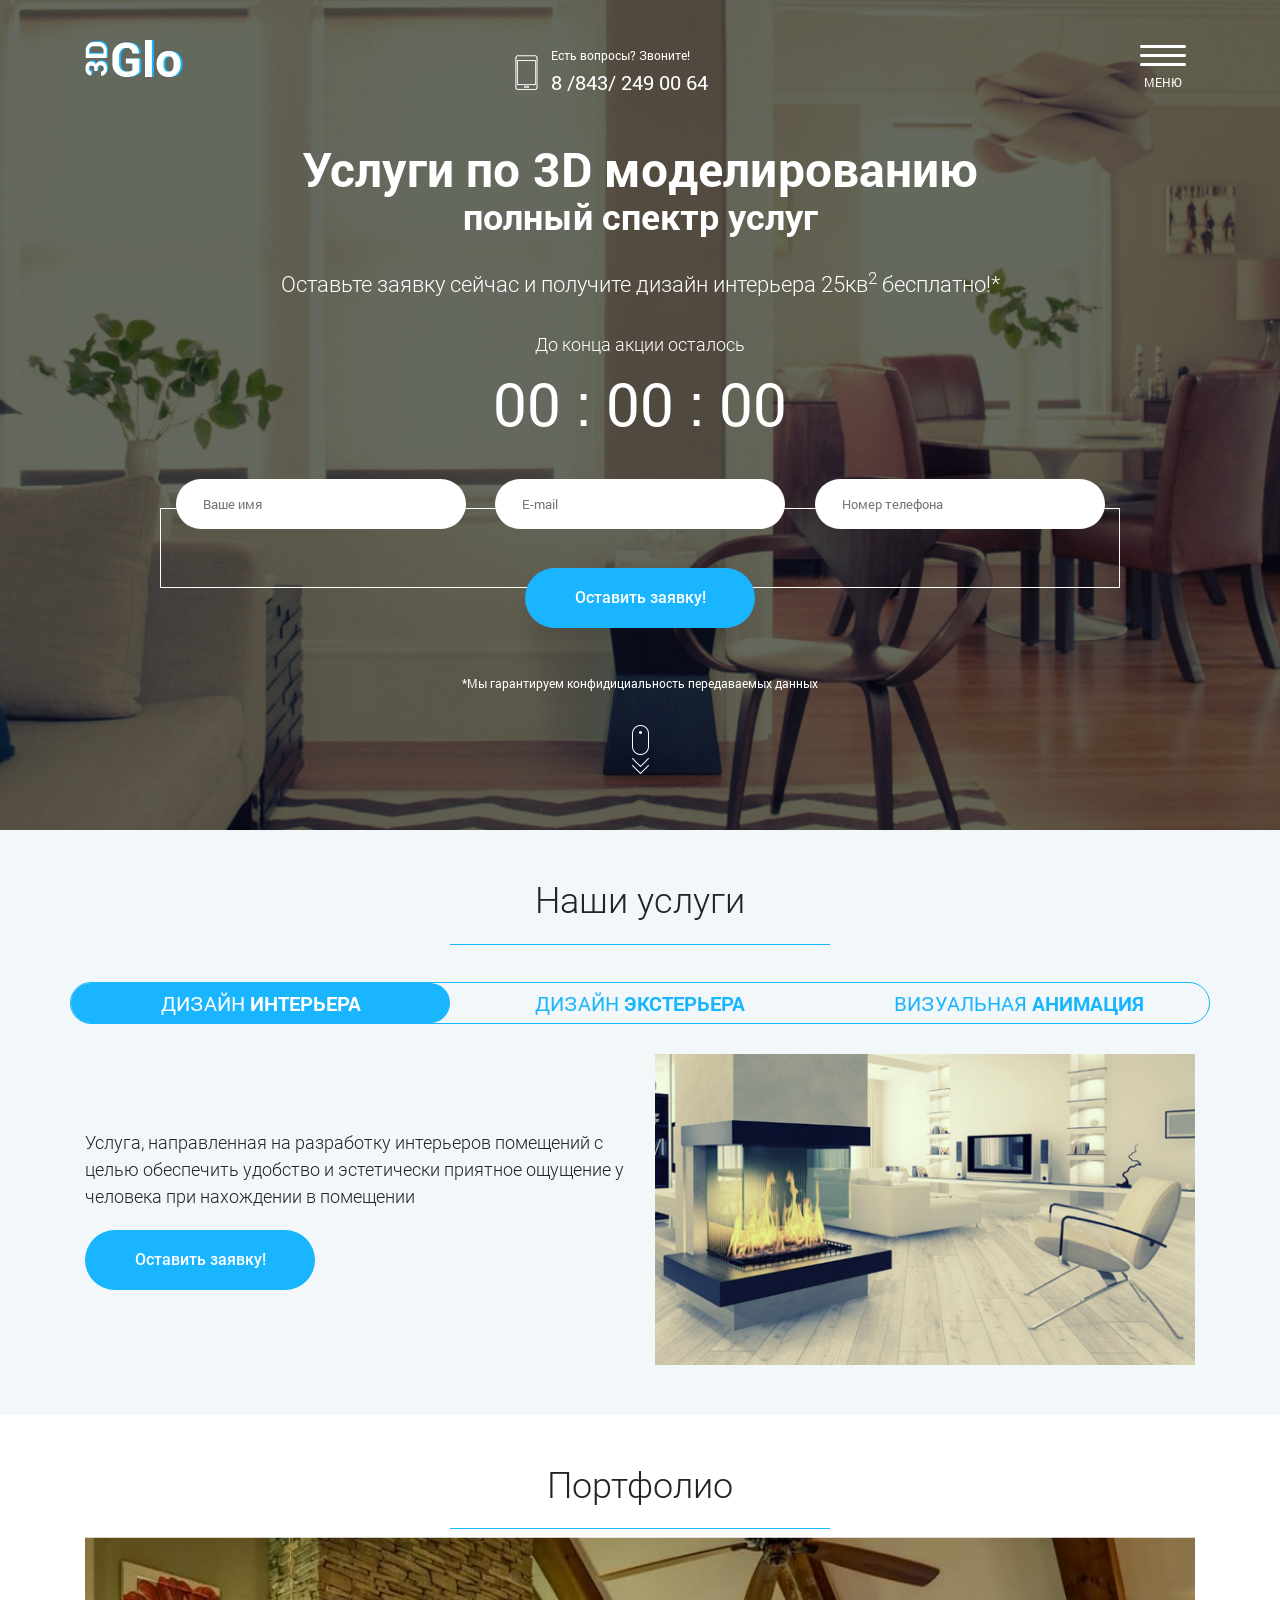
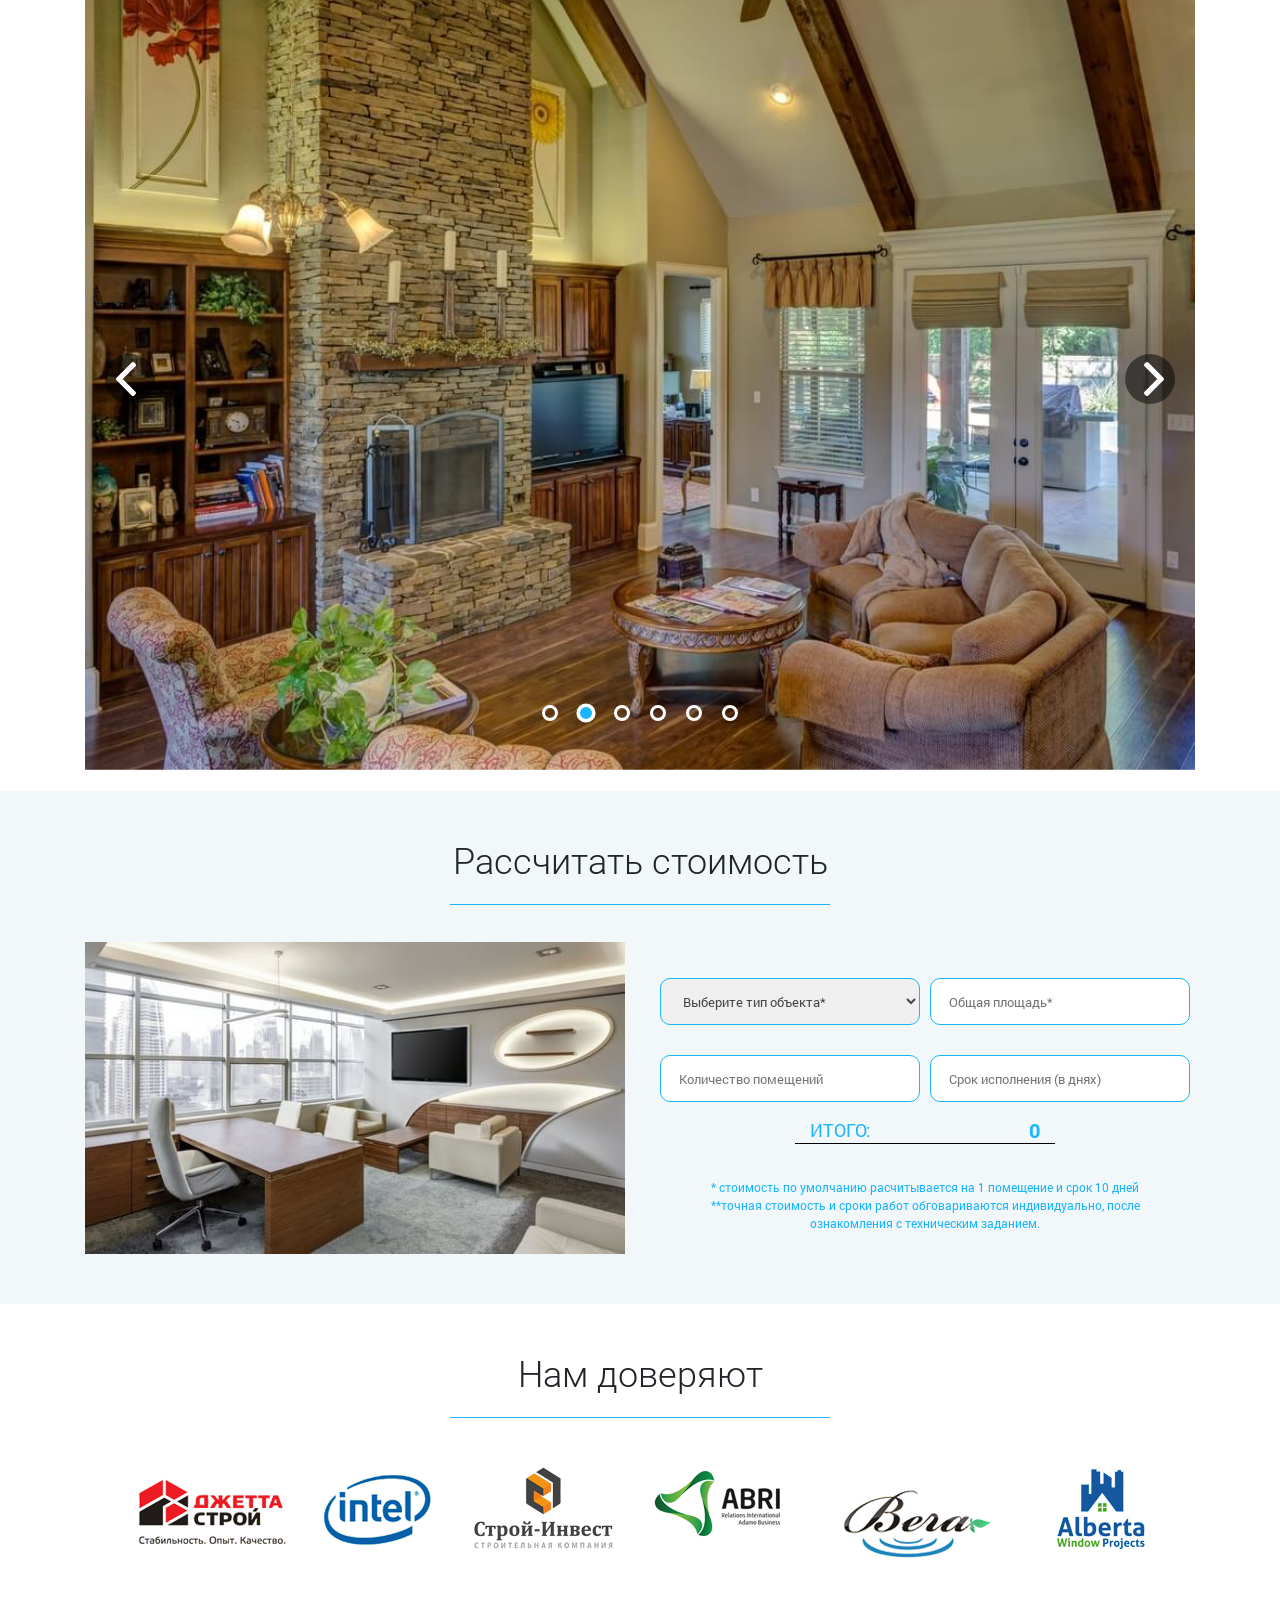
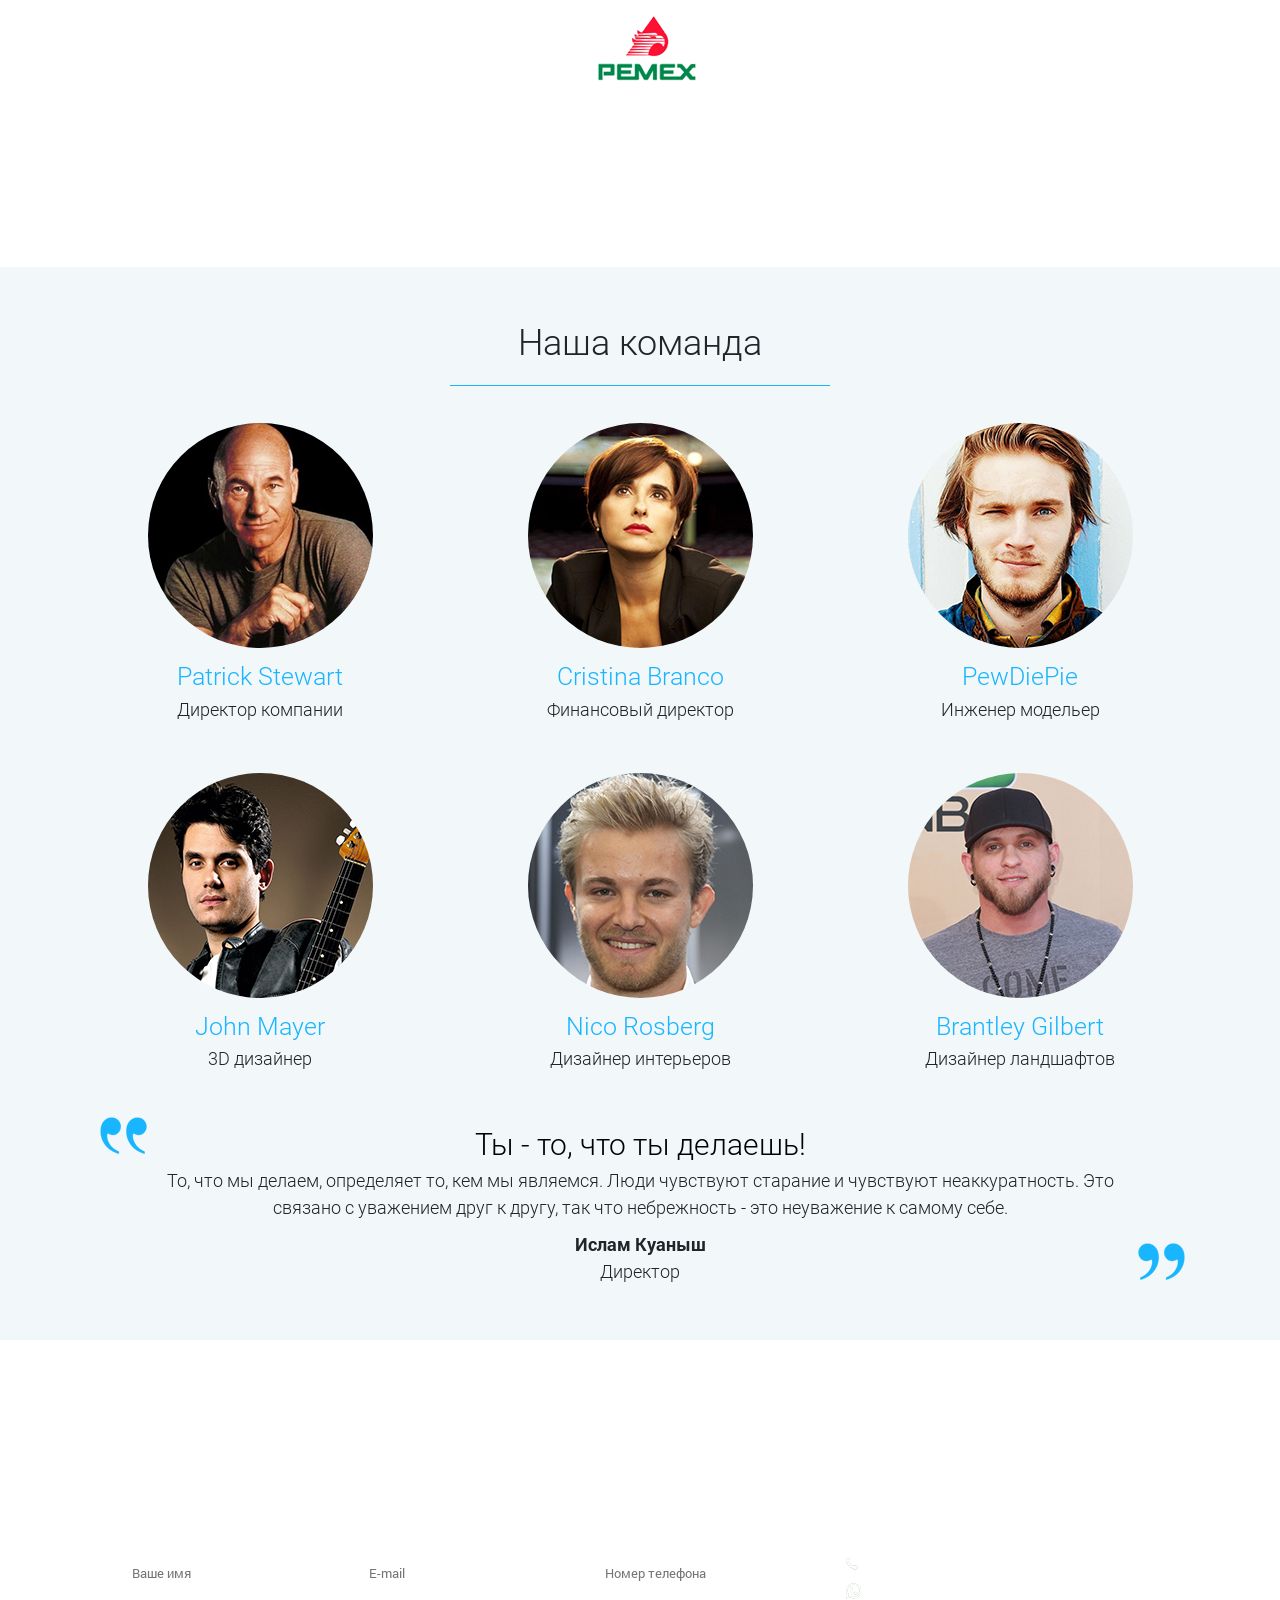
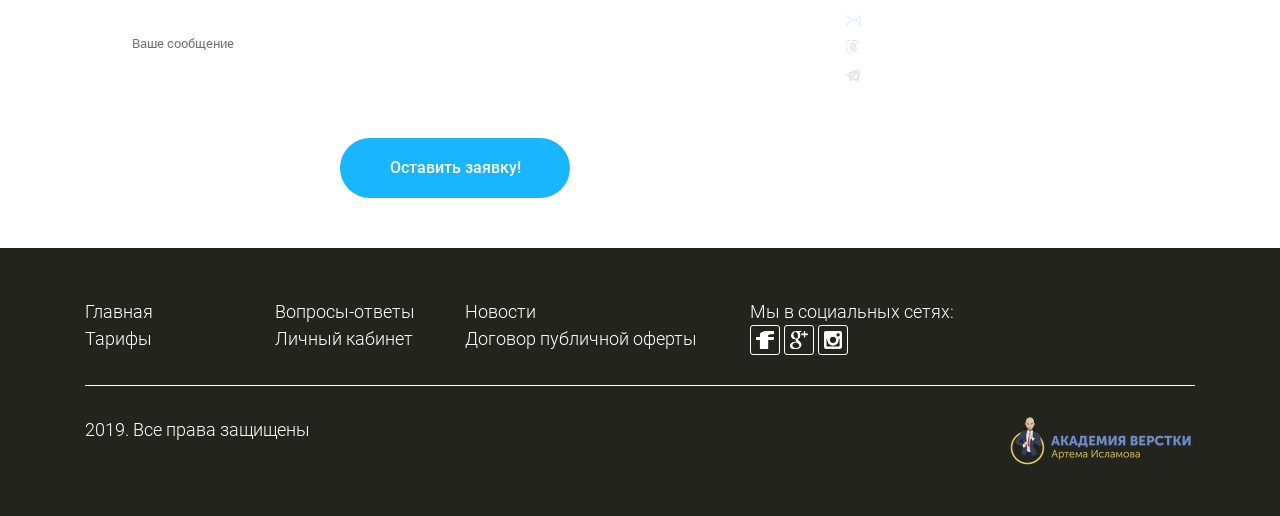
<file: modeling/index.html>
<!DOCTYPE html>
<html lang="ru">

<head>
	<meta charset="UTF-8">
	<meta http-equiv="X-UA-Compatible" content="IE=edge">
	<meta name="viewport" content="width=device-width, initial-scale=1">
	<title>Услуги по 3D моделированию</title>
	<link rel="stylesheet" href="./css/bootstrap.min.css">
	<link rel="stylesheet" href="./css/style.min.css">
	<link rel="apple-touch-icon" sizes="180x180" href="./images/favicon/apple-touch-icon.png">
	<link rel="icon" type="image/png" sizes="32x32" href="./images/favicon/favicon-32x32.png">
	<link rel="icon" type="image/png" sizes="16x16" href="./images/favicon/favicon-16x16.png">
	<link rel="manifest" href="./images/favicon/site.webmanifest">
	<link rel="mask-icon" href="./images/favicon/safari-pinned-tab.svg" color="#5bbad5">
	<meta name="msapplication-TileColor" content="#b91d47">
	<meta name="theme-color" content="#ffffff">
</head>

<body>

<main>
	<header>
		<div class="container">
			<div class="row justify-content-between main-header">
				<div class="col-md-2 col-sm-4 col-4">
					<div class="logo">
						<img class="logo-img" src="images/3dglo.png" alt="...">

					</div>
				</div>
				<div class="col-md-4 col-md-offset-6 col-sm-4 col-sm-offset-2 col-5 col-offset-0">
					<div class="media phone-media">
						<div class="media-left media-middle">
							<img class="media-object" src="images/phone.svg" alt="...">
						</div>
						<div class="media-body">
							<small>Есть вопросы? Звоните!</small>
							<p class="phone">8 /843/ 249 00 64</p>
						</div>
					</div>

				</div>
				<div class="col-md-1 col-sm-2 col-3">
					<div class="menu">
						<img src="images/menu.svg" alt=""><br>
						<small>Меню</small>
					</div>
				</div>
			</div>
		</div>
	</header>

	<h1>Услуги по 3D моделированию</h1>
	<h2>полный спектр услуг</h2>
	<div class="timer">
		<div class="timer-title">Оставьте заявку сейчас и получите дизайн интерьера 25кв<sup>2</sup> бесплатно!*
		</div>
		<div class="timer-action">
			До конца акции осталось
		</div>
		<div class="timer-numbers" id="timer">
			<span id="timer-hours">19</span>
			<span>:</span>
			<span id="timer-minutes">45</span>
			<span>:</span>
			<span id="timer-seconds">12</span>
		</div>
	</div>
	<form id="form1" name="user_form" class="main-form">
		<div class="main-form-input container">
			<div class="row">
				<div class="col-12 col-lg-4">
					<input type="text" class="form-name" id="form1-name" name="user_name" placeholder="Ваше имя" required>
				</div>
				<div class="col-12 col-lg-4">
					<input type="email" class="form-email" id="form1-email" name="user_email" placeholder="E-mail">
				</div>
				<div class="col-12 col-lg-4">
					<input type="tel" class="form-phone" id="form1-phone" name="user_phone" placeholder="Номер телефона" required>
				</div>
			</div>
		</div>
		<div class="container">
			<div class="row justify-content-center">
				<button class="btn form-btn" type="submit">Оставить заявку!</button>
			</div>
		</div>
	</form>
	<small>*Мы гарантируем конфидициальность передаваемых данных</small>
	<br>
	<a href="#service-block"><img src="images/scroll.svg" alt=""></a>
</main>


<menu>
	<a class="close-btn" href="#close">&times;</a>
	<ul>
		<li><a href="#service-block">Наши услуги</a></li>
		<li><a href="#portfolio">Портфолио</a></li>
		<li><a href="#calc">Калькулятор стоимости</a></li>
		<li><a href="#command">Наша команда</a></li>
		<li><a href="#connect">Остались вопросы?</a></li>
	</ul>
</menu>


<div id="service-block" class="service">
	<div class="container">
		<h2>Наши услуги</h2>
		<div class="underline"></div>
		<div class="row service-header">
			<div class="col-12 col-lg-4 service-header-tab active">Дизайн <span>интерьера</span></div>
			<div class="col-12 col-lg-4 service-header-tab">Дизайн <span>экстерьера</span></div>
			<div class="col-12 col-lg-4 service-header-tab">Визуальная <span>анимация</span></div>
		</div>

		<div class="service-tab row">
			<div class="service-outer col-md-6 col-sm-6 col-12">
				<div class="service-inner">
					<div class="service-text">
						<p>Услуга, направленная на разработку интерьеров помещений с целью обеспечить удобство и
							эстетически приятное ощущение у человека при нахождении в помещении</p>
						<button class="btn form-btn popup-btn">Оставить заявку!</button>
					</div>
				</div>
			</div>
			<div class="col-md-6 col-sm-6">
				<img src="images/service/service-1.png" alt="">
			</div>
		</div>


		<div class="service-tab row d-none">
			<div class="col-md-6 col-sm-6">
				<img src="images/service/service-2.png" alt="">
			</div>
			<div class="service-outer col-md-6 col-sm-6 col-12">
				<div class="service-inner">
					<p>Услуга, направленная на разработку дизайна прилегающих элементов зданий, а также дизайн самих
						зданий, позволяющая обеспечить удобство людей при нахождении на территории</p>
					<button class="btn form-btn popup-btn">Оставить заявку!</button>

				</div>
			</div>

		</div>


		<div class="service-tab row d-none">
			<div class="service-outer col-md-6 col-sm-6 col-12">
				<div class="service-inner">
					<p>Услуга, направленная на разработку дизайна с анимацией, дизайн интерьера и экстерьера</p>
					<button class="btn form-btn popup-btn">Оставить заявку!</button>

				</div>
			</div>
			<div class="col-md-6 col-sm-6">
				<img src="images/service/service-3.png" alt="">
			</div>
		</div>


	</div>
</div>

<div id="portfolio" class="portfolio">
	<div class="container">
		<h2>Портфолио</h2>
		<div class="underline"></div>
		<ul class="portfolio-content" id="all-progects">
			<li class="portfolio-item portfolio-item-active"><img src="images/portfilio/portfolio-01.jpg"
																														alt="portfolio"></li>
			<li class="portfolio-item"><img src="images/portfilio/portfolio-04.jpg" alt="portfolio"></li>
			<li class="portfolio-item"><img src="images/portfilio/portfolio-06.jpg" alt="portfolio"></li>
			<li class="portfolio-item"><img src="images/portfilio/portfolio-07.jpg" alt="portfolio"></li>
			<li class="portfolio-item"><img src="images/portfilio/portfolio-08.jpg" alt="portfolio"></li>
			<li class="portfolio-item"><img src="images/portfilio/portfolio-10.jpg" alt="portfolio"></li>
			<a href="#" class="portfolio-btn prev" id="arrow-left"></a>
			<a href="#" class="portfolio-btn next" id="arrow-right"></a>
			<ul class="portfolio-dots">
			</ul>
		</ul>
	</div>
</div>

<div id="calc" class="calc">
	<div class="container">
		<h2>Рассчитать стоимость</h2>
		<div class="underline"></div>
		<div class="row">
			<div class="col-lg-6 d-none d-lg-block flex">
				<img src="images/calc.jpg" alt="">
			</div>
			<div class="col-lg-6 col-12 flex">
				<div class="calc-block">
					<select class="calc-item calc-type" required>
						<option class="calc-option-title" value="">Выберите тип объекта*</option>
						<option value="1">Интерьер Квартиры</option>
						<option value="1.4">Интерьер Частного дома</option>
						<option value="2">Интерьер Офиса</option>
					</select>
					<input type="number" min="1" step="1" class="calc-item calc-square"
								 placeholder="Общая площадь*">
					<input type="number" min="1" step="1" class="calc-item calc-count"
								 placeholder="Количество помещений">
					<input type="number" min="1" step="1" class="calc-item calc-day"
								 placeholder="Срок исполнения (в днях)">
					<div class="calc-total">ИТОГО: <span id="total">0</span></div>
					<div class="calc-mini">* стоимость по умолчанию расчитывается на 1 помещение и срок 10 дней <br>
						**точная стоимость и сроки работ обговариваются индивидуально, после
						ознакомления с техническим заданием.
					</div>
				</div>

			</div>
		</div>
	</div>
</div>

<div id="companies" class="companies">
	<div class="container">
		<h2>Нам доверяют</h2>
		<div class="underline"></div>
		<div class="companies-wrapper">
			<div class="companies-hor">
				<div class="companies-hor-item"><img src="images/companies/companies-1.png" alt=""></div>
				<div class="companies-hor-item"><img src="images/companies/companies-2.png" alt=""></div>
				<div class="companies-hor-item"><img src="images/companies/companies-3.png" alt=""></div>
				<div class="companies-hor-item"><img src="images/companies/companies-4.png" alt=""></div>
				<div class="companies-hor-item"><img src="images/companies/companies-5.png" alt=""></div>
				<div class="companies-hor-item"><img src="images/companies/companies-6.png" alt=""></div>
				<div class="companies-hor-item"><img src="images/companies/companies-7.png" alt=""></div>
			</div>
		</div>
	</div>
</div>

<div id="command" class="command">
	<div class="container">
		<h2>Наша команда</h2>
		<div class="underline"></div>
		<div class="row">
			<div class="col-md-4 col-sm-6 col-12">
				<img class="command__photo" src="images/command/command-1.jpg"
						 data-img="images/command/command-1a.jpg" alt="">
				<div class="description">Patrick Stewart</div>
				<p>Директор компании</p>
			</div>
			<div class="col-md-4 col-sm-6 col-12">
				<img class="command__photo" src="images/command/command-2.jpg"
						 data-img="images/command/command-2a.jpg" alt="">
				<div class="description">Cristina Branco</div>
				<p>Финансовый директор</p>
			</div>
			<div class="col-md-4 col-sm-6 col-12">
				<img class="command__photo" src="images/command/command-3.jpg"
						 data-img="images/command/command-3a.jpg" alt="">
				<div class="description">PewDiePie</div>
				<p>Инженер модельер</p>
			</div>
			<div class="col-md-4 col-sm-6 col-12">
				<img class="command__photo" src="images/command/command-4.jpg"
						 data-img="images/command/command-4a.jpg" alt="">
				<div class="description">John Mayer</div>
				<p>3D дизайнер</p>
			</div>
			<div class="col-md-4 col-sm-6 col-12">
				<img class="command__photo" src="images/command/command-5.jpg"
						 data-img="images/command/command-5a.jpg" alt="">
				<div class="description">Nico Rosberg</div>
				<p>Дизайнер интерьеров</p>
			</div>
			<div class="col-md-4 col-sm-6 col-12">
				<img class="command__photo" src="images/command/command-6.jpg"
						 data-img="images/command/command-6a.jpg" alt="">
				<div class="description">Brantley Gilbert</div>
				<p>Дизайнер ландшафтов</p>
			</div>
		</div>
		<div class="quote">
			<img class="cov-left" src="images/command/cov-1.png" alt="">
			<div class="description">Ты - то, что ты делаешь!</div>
			<p>То, что мы делаем, определяет то, кем мы являемся. Люди чувствуют старание и чувствуют
				неаккуратность.
				Это<br> связано с уважением друг к другу, так что небрежность - это неуважение к самому себе.</p>
			<span>Ислам Куаныш</span>
			<p>Директор</p>
			<img class="cov-right" src="images/command/cov-2.png" alt="">
		</div>
	</div>
</div>

<div id="connect" class="connect">
	<div class="container">
		<h2>Остались вопросы?</h2>
		<div class="underline"></div>
		<div class="description">Задайте их в форме ниже и наши специалисты свяжуться с Вами!</div>
		<div class="row">
			<div class="col-md-8 col-sm-8 col-12">
				<form id="form2" name="user_form" class="footer-form">
					<div class="footer-form-input">
						<div class="row">
							<div class="col-md-4 col-md-offset-0 col-sm-12 col-sm-offset-0">
								<input class="top-form" id="form2-name" type="text" name="user_name"
											 placeholder="Ваше имя" required>
							</div>
							<div class="col-md-4 col-md-offset-0 col-sm-12 col-sm-offset-0">
								<input class="top-form form-email" id="form2-email" type="email" name="user_email"
											 placeholder="E-mail">
							</div>
							<div class="col-md-4 col-md-offset-0 col-sm-12 col-sm-offset-0">
								<input class="top-form form-phone" id="form2-phone" type="tel" name="user_phone"
											 placeholder="Номер телефона" required>
							</div>
							<div class="col-md-12 col-sm-12 col-12">
								<input class="mess" id="form2-message" name="user_message"
											 placeholder="Ваше сообщение">
							</div>
						</div>
					</div>

					<div class="justify-content-center">
						<div>
							<button class="btn form-btn" type="submit">Оставить заявку!</button>
						</div>
					</div>
				</form>
			</div>

			<div class="col-md-4 col-sm-4 col-12">
				<div class="connect-adress">
					<img src="images/connect/phone.svg" alt="">
					<p>+ 7 843 249 00 64</p>
				</div>
				<div class="connect-adress">
					<img src="images/connect/whatsapp.svg" alt="">
					<p>+ 7 843 249 00 64</p>
				</div>
				<div class="connect-adress">
					<img src="images/connect/letter.svg" alt="">
					<p>manager@glo-academy.ru</p>
				</div>
				<div class="connect-adress">
					<img src="images/connect/skype.svg" alt="">
					<p>skype: glo-academy</p>
				</div>
				<div class="connect-adress">
					<img src="images/connect/tele.svg" alt="">
					<p>telegram: glo-academy</p>
				</div>
				<p>График работы: с 9-00 до 18-00. Пн.-Пт.</p>
			</div>
		</div>
	</div>
</div>

<footer>
	<div class="container">
		<div class="row">
			<div class="col-md-2 col-sm-2 col-12">
				<a href="#">Главная</a><br>
				<a href="#">Тарифы</a><br>
			</div>
			<div class="col-md-2 col-sm-3 col-12">
				<a href="#">Вопросы-ответы</a><br>
				<a href="#">Личный кабинет</a><br>
			</div>
			<div class="col-md-3 col-sm-4 col-12">
				<a href="#">Новости</a><br>
				<a href="#">Договор публичной оферты</a><br>
			</div>
			<div class="col-md-3 col-md-offset-2 col-sm-3 col-sm-offset-0 col-12 col-offset-0">
				<p>Мы в социальных сетях:</p>
				<a href=""><img src="images/footer/face.svg" alt=""></a>
				<a href=""><img src="images/footer/google.svg" alt=""></a>
				<a href=""><img src="images/footer/insta.svg" alt=""></a>
			</div>
		</div>
		<div class="line"></div>
		<div class="row">
			<div class="col-md-6 col-sm-6 col-12">
				<p>2019. Все права защищены</p>
			</div>
			<div class="col-md-6 col-sm-6 col-12 web">
				<img src="./images/footer/academy.png" alt="">
			</div>
		</div>
	</div>
</footer>

<div class="popup">
	<div class="popup-content">
		<button class="popup-close">&times;</button>
		<div class="main-form">
			<h3>Введите свои данные для связи с нами!</h3>
			<form id="form3" name="user_form">
				<div>
					<input type="text" class="form-name" id="form3-name" name="user_name" placeholder="Ваше имя"
								 required>
				</div>
				<div>
					<input type="tel" class="form-phone" id="form3-phone" name="user_phone"
								 placeholder="Ваш номер телефона" required>
				</div>
				<div>
					<input type="email" class="form-email" id="form3-email" name="user_email"
								 placeholder="Ваш E-mail">
				</div>
				<button class="btn form-btn" type="submit">Оставить заявку!</button>
			</form>
		</div>
	</div>
</div>
<script src="./validator/validator.js"></script>
<script>
	const valid = new Validator({ // Валидация в шапке
		selector: '#form1',
		pattern: {
		},
		method: {			
			'form1-name': [
				['notEmpty'],
				['pattern', 'name'],
			],
			'form1-phone': [
				['notEmpty'],
				['pattern', 'phone'],
			],
			'form1-email': [
				['notEmpty'],
				['pattern', 'email'],
			]
		},
	});
	valid.init();	
	const valid2 = new Validator({   // валидация формы в футере
		selector: '#form2',
		pattern: {
		},
		method: {
			'form2-name': [
				['notEmpty'],
				['pattern', 'name'],
			],
			'form2-email': [
				['notEmpty'],
				['pattern', 'email'],
			],
			'form2-phone': [
				['notEmpty'],
				['pattern', 'phone'],
			],		
			'form2-message': [
				['notEmpty'],
				['pattern', 'message'],
			]
		},
	});
	valid2.init();
	const valid3 = new Validator({ // Валидация попап
		selector: '#form3',
		pattern: {
		},
		method: {
			'form3-phone': [
				['notEmpty'],
				['pattern', 'phone'],
			],
			'form3-email': [
				['notEmpty'],
				['pattern', 'email'],
			]
		},
	});
	valid3.init();
</script>
<script src="./dist/main.js"></script>

</body>
</html>
</file>
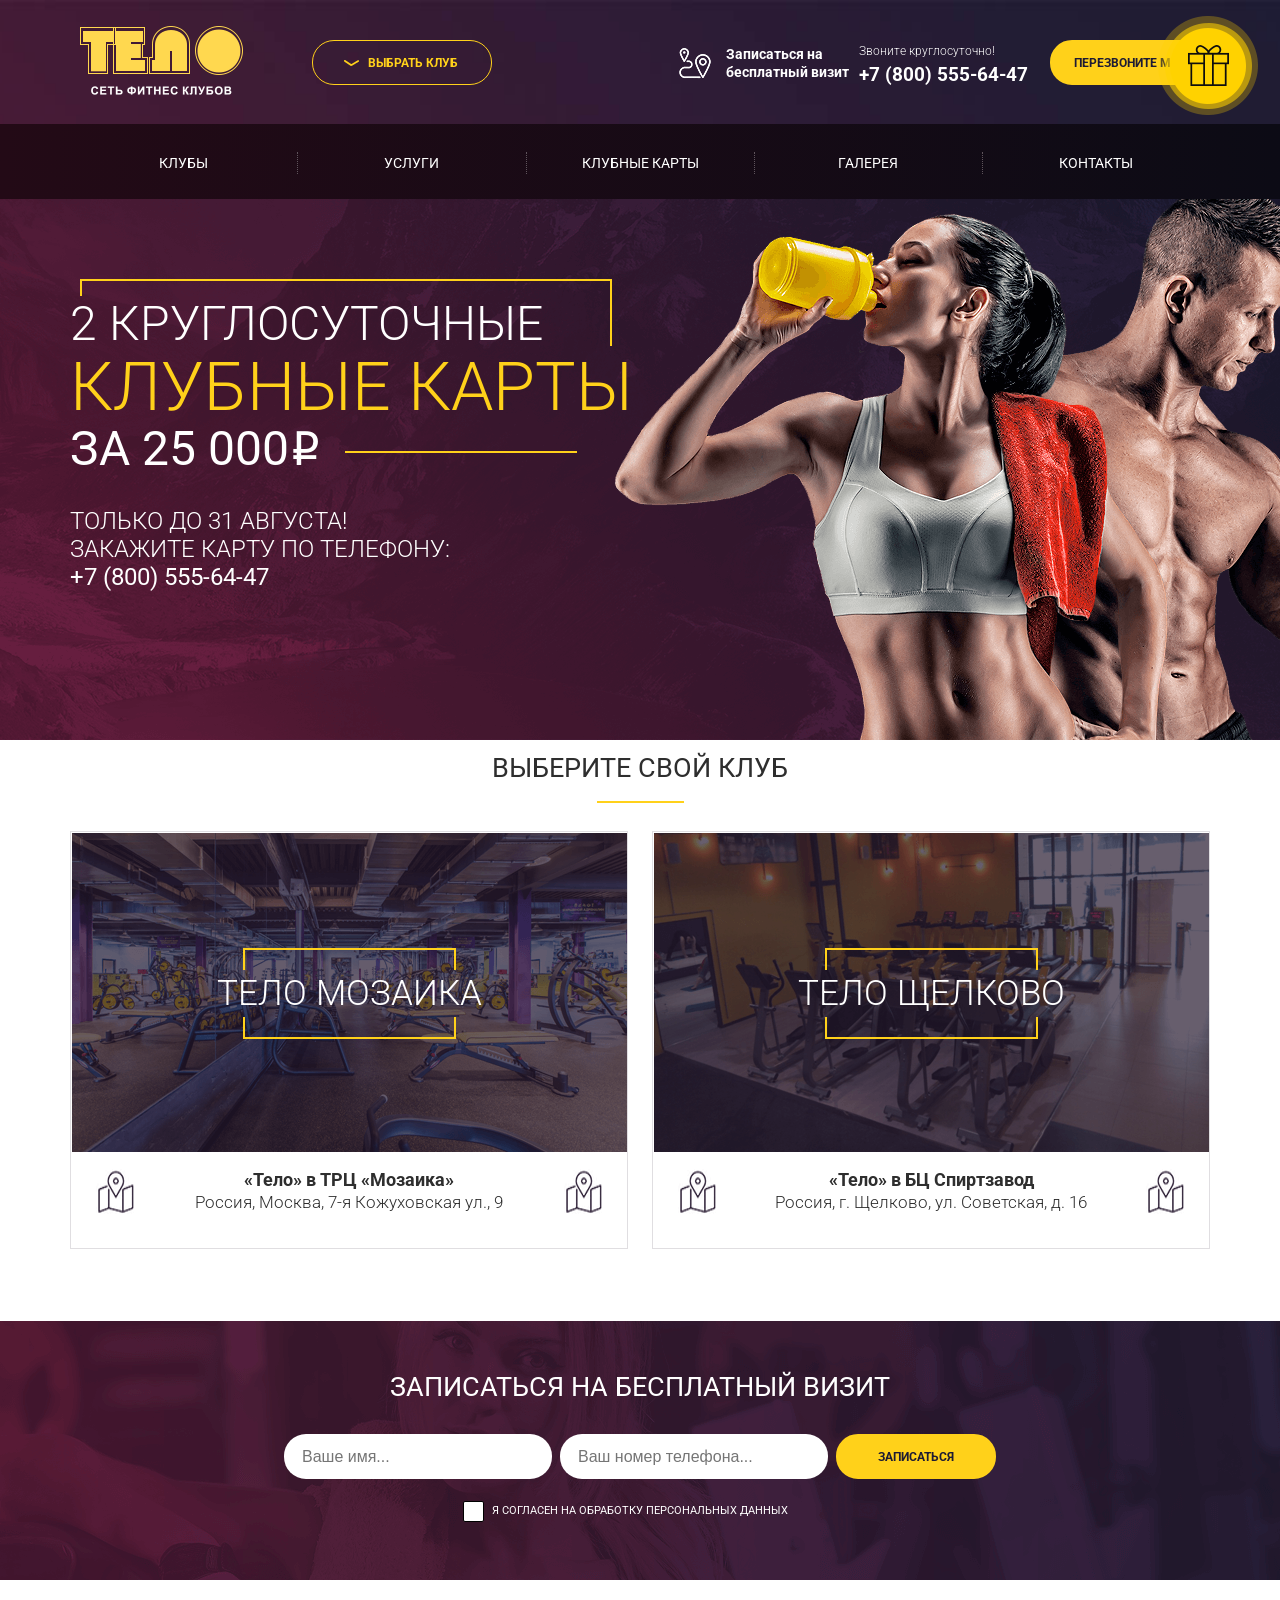
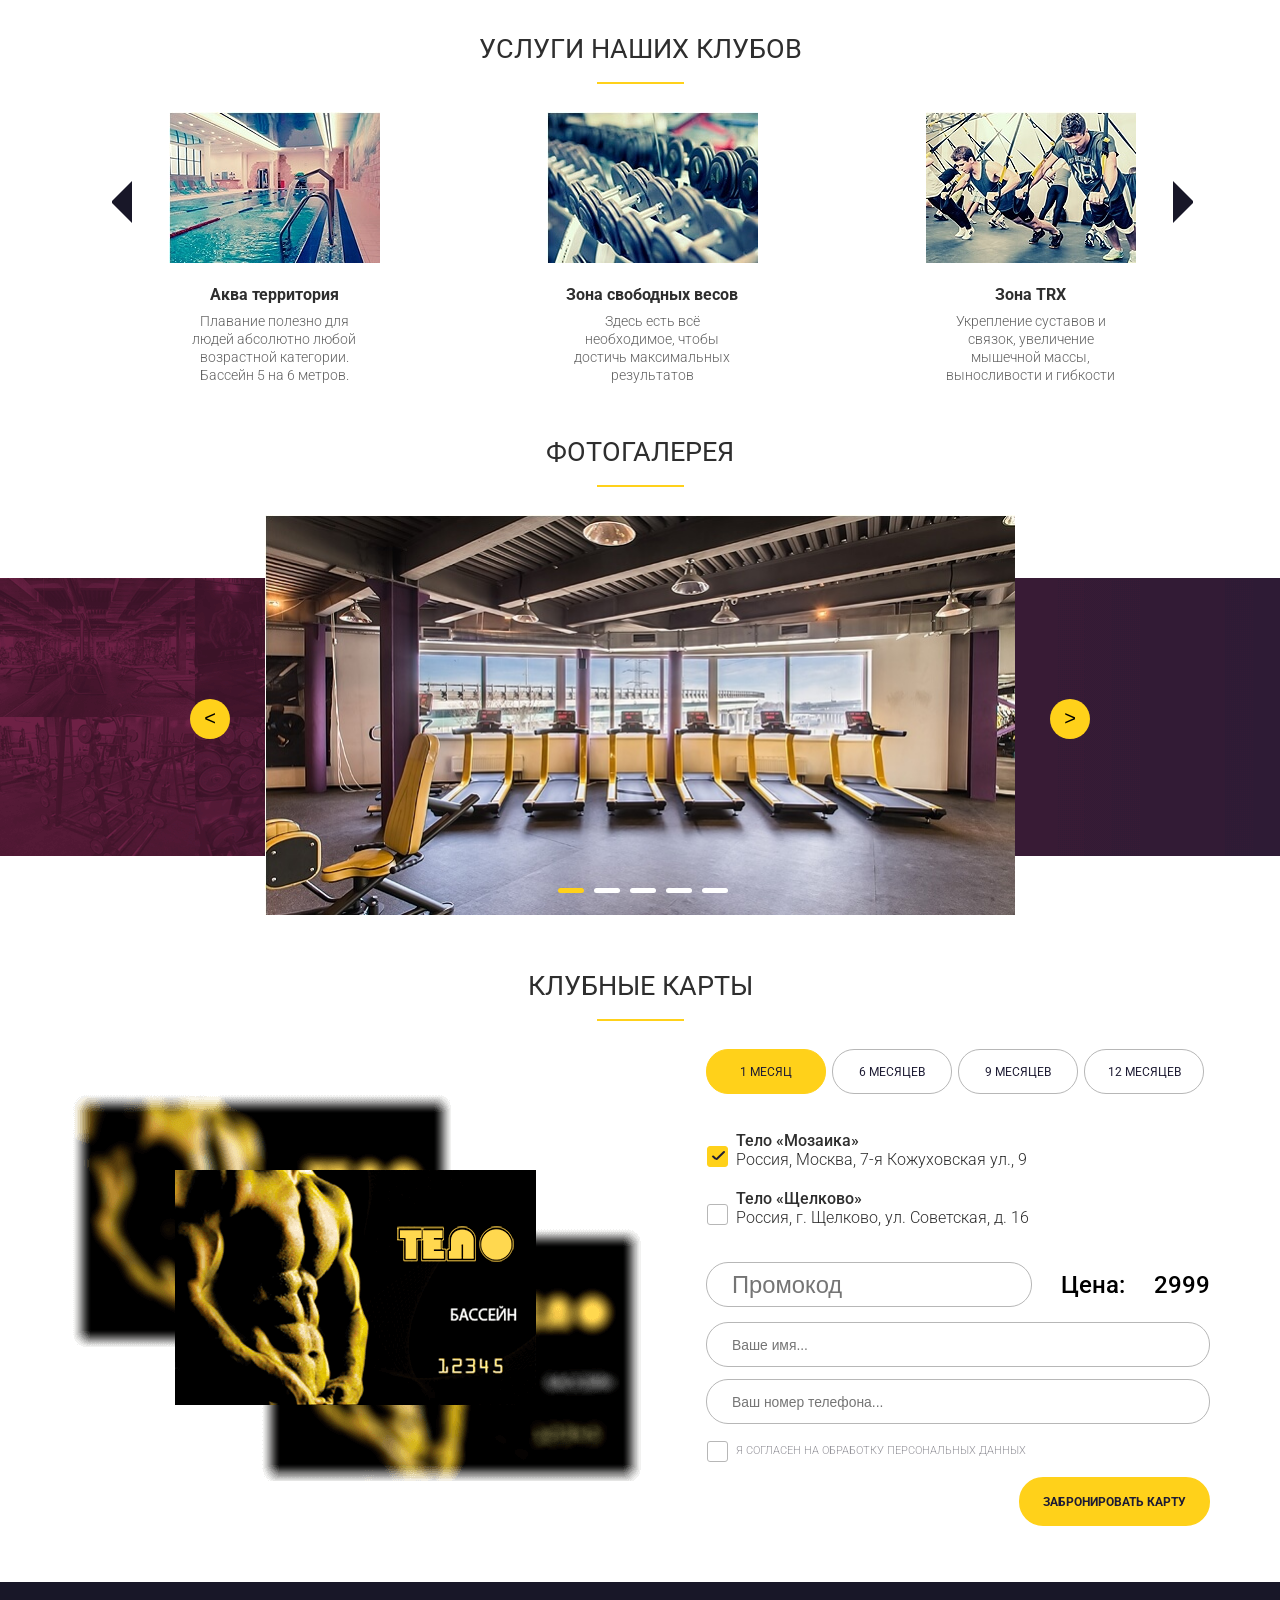
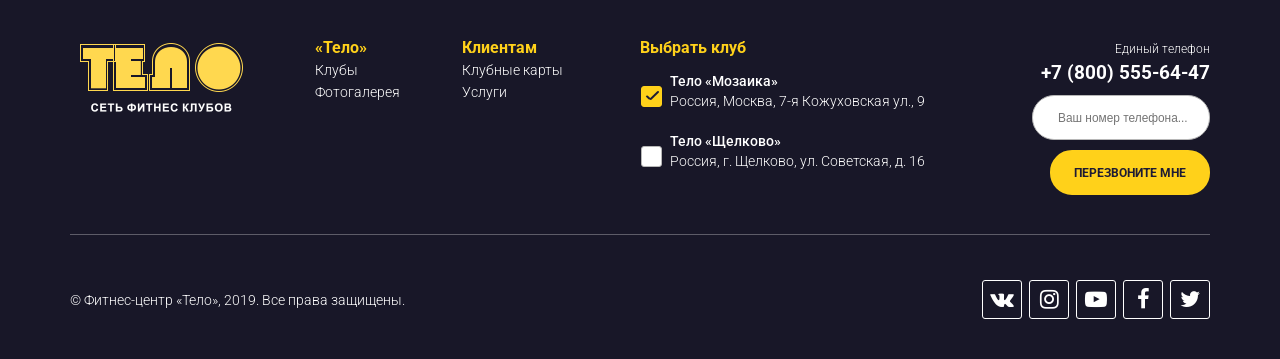
<file: Sport/index.html>
<!DOCTYPE html>
<html lang="ru">

<head>
    <meta charset="UTF-8">
    <meta http-equiv="X-UA-Compatible" content="IE=edge">
    <meta name="viewport" content="width=device-width, initial-scale=1">
    <title>Сеть фитнес клубов Тело</title>
    <link href="https://fonts.googleapis.com/css?family=Roboto:300,400,500,700&amp;subset=cyrillic" rel="stylesheet">
    <link rel="stylesheet" href="css/font-awesome.min.css">

    <link rel="stylesheet" href="css/style.min.css">
    <style>
        .slide_active {
            display: inline-block !important;
        }

        #arrow_left {
            position: absolute;
            top: 180px;
            left: 0;
            background: #ffd11a;
            border: none;
            border-radius: 50%;
            height: 40px;
            width: 40px;
        }

        #arrow_right {
            position: absolute;
            top: 180px;
            right: 0;
            background: #ffd11a;
            border: none;
            border-radius: 50%;
            height: 40px;
            width: 40px;
        }
        .gallery-dots {
            position: absolute;
            bottom: 20px;
            width: 85%;
            margin: 20px auto 0;
            display: -webkit-box;
            display: -ms-flexbox;
            display: flex;
            justify-content: center;
            z-index: 5;
        }
        .dot {
            cursor: pointer;
            height: 5px;
            width: 26px;
            margin: -10px  10px 0 0;
            display: inline-block;
            -webkit-transition: background-color, -webkit-transform .4s;
            transition: background-color, transform .4s, -webkit-transform .4s;
            background-color: white;
            border-radius: 10px;

        }
        .dot_active {
            background-color: #ffd11a;
        } 
        .gallery-slider {
            position: relative;
        }
    </style>
</head>

<body>
    <div class="fixed-gift">
        <img src=images/gift.png alt>
    </div>
    <header class="header-main" id="header-header">
        <div class="head">
            <div class="wrapper">
                <div class="head-main">
                    <div class="left">
                        <div class="logo">
                            <a href="index.html"><img src="images/logo.png" alt="Сеть фитнес клубов Тело"></a>
                        </div>
                        <div class="club-select">
                            <div class="clubs-list">
                                <p>Выбрать клуб</p>
                                <ul>
                                    <li><a href="./mozaika.html">Тело мозаика</a></li>
                                    <li><a href="./schelkovo.html">Тело щелково</a></li>
                                </ul>
                            </div>
                        </div>
                    </div>
                    <div class="right">
                        <div class="free-visit">
                            <img src="images/head-icon.png" alt="">
                            <p><a href="#" class="open-popup" data-popup="#free_visit_form">Записаться на <br>бесплатный
                                    визит</a></p>
                        </div>
                        <div class="call">
                            <div class="our-phone">
                                <span>Звоните круглосуточно!</span>
                                <p>+7 (800) 555-64-47</p>
                            </div>
                            <button class="btn callback-btn" data-popup="#callback_form">Перезвоните мне</button>
                        </div>
                    </div>
                </div>
            </div>
        </div>
        <nav class="top-menu">
            <div class="wrapper">
                <ul class="hidden-small">
                    <li class="scroll"><a href="#clubs">Клубы</a></li>
                    <li class="scroll"><a href="#services">Услуги</a></li>
                    <li class="scroll"><a href="#cards">Клубные карты</a></li>
                    <li class="scroll"><a href="#gallery">Галерея</a></li>
                    <li class="scroll"><a href="#footer">Контакты</a></li>
                </ul>
                <div class="menu-button hidden-large">
                    <img src="images/menu-button.png" alt="">
                </div>
            </div>
        </nav>
        <nav class="popup-menu hidden-large">
            <div class="close-menu-btn">
                <img src="images/delete.png" alt="">
            </div>
            <ul>
                <li class="scroll"><a href="#clubs">Клубы</a></li>
                <li class="scroll"><a href="#services">Услуги</a></li>
                <li class="scroll"><a href="#cards">Клубные карты</a></li>
                <li class="scroll"><a href="#gallery">Галерея</a></li>
                <li class="scroll"><a href="#footer">Контакты</a></li>
            </ul>
        </nav>
        <div class="head-slider">
            <div class="slider-image">
                <img src="images/head-slider-1.png" alt="">
            </div>
            <div class="wrapper">
                <div class="main-slider">
                    <div class="slide">
                        <div class="slide-text">
                            <div class="offer-head">
                                <p class="top">2 круглосуточные</p>
                                <p class="middle">клубные карты</p>
                                <p class="bottom">за 25 000<span>i</span></p>
                            </div>
                            <div class="validity">
                                <p>Только до 31 августа!<br>
                                    Закажите карту по телефону:</p>
                                <span>+7 (800) 555-64-47</span>
                            </div>
                        </div>
                    </div>
                    <div class="slide type2" style="display: none">
                        <div class="slide-text">
                            <div class="offer-head">
                                <p class="top">открытый чемпионат</p>
                                <p class="middle">по бодибилдингу</p>
                                <p class="bottom">приз 200 000<span>i</span></p>
                            </div>
                            <div class="validity">
                                <p>записаться
                                    для участия:</p>
                                <span>+7 (800) 555-64-47</span>
                            </div>
                        </div>
                    </div>
                    <div class="slide" style="display: none">
                        <div class="slide-text">
                            <div class="offer-head">
                                <p class="top">без выходных</p>
                                <p class="middle">круглосуточно</p>
                                <p class="bottom">Бассейн</p>

                            </div>
                            <div class="validity">
                                <p> Записаться по телефону:
                                </p>
                                <span>+7 (800) 555-64-47</span>
                            </div>
                        </div>
                    </div>
                    <div class="slide type2 type3" style="display: none">
                        <div class="slide-text">
                            <div class="offer-head">
                                <p class="top">Круглосуточно</p>
                                <p class="middle">Тренажерный зал</p>
                                <p class="bottom">без выходных</p>
                            </div>
                            <div class="validity">
                                <p> Записаться по телефону:
                                </p>
                                <span>+7 (800) 555-64-47</span>
                            </div>
                        </div>
                    </div>
                    <div class="slide type2" style="display: none">
                        <div class="slide-text">
                            <div class="offer-head">
                                <p class="top">Пробное занятие</p>
                                <p class="middle">ЙОГА / ПИЛАТЕС</p>
                                <p class="bottom">БЕСПЛАТНО</p>
                            </div>
                            <div class="validity">
                                <p>Только до 11 сентября!<br>
                                    Записаться по телефону:</p>
                                <span>+7 (800) 555-64-47</span>
                            </div>
                        </div>
                    </div>

                </div>
            </div>

        </div>
    </header>
    <section id="clubs">
        <div class="wrapper">
            <h2>Выберите свой клуб</h2>
            <div class="content">
                <div class="left">
                    <div class="image">
                        <img src="images/leto-mozaika-bg.png" alt="">
                        <div class="club-head">
                            <a href="mozaika.html">
                                <h3>Тело Мозаика</h3>
                            </a>
                        </div>
                    </div>
                    <div class="bottom">
                        <img src="images/clubs-icon.png" class="hidden-991" alt="">
                        <div class="text">
                            <h5>«Тело» в ТРЦ «Мозаика»</h5>
                            <p>Россия, Москва, 7-я Кожуховская ул., 9</p>
                        </div>
                        <img src="images/clubs-icon.png" class="hidden-991" alt="">
                    </div>
                </div>
                <div class="right">
                    <div class="image">
                        <img src="images/leto-schelkovo-bg.png" alt="">
                        <div class="club-head">
                            <a href="schelkovo.html">
                                <h3>Тело Щелково</h3>
                            </a>
                        </div>
                    </div>
                    <div class="bottom">
                        <img src="images/clubs-icon.png" class="hidden-991" alt="">
                        <div class="text">
                            <h5>«Тело» в БЦ Спиртзавод</h5>
                            <p>Россия, г. Щелково, ул. Советская, д. 16</p>
                        </div>
                        <img src="images/clubs-icon.png" class="hidden-991" alt="">
                    </div>
                </div>
            </div>
        </div>
    </section>
    <section id="banner">
        <div class="wrapper">
            <h2>Записаться на бесплатный&nbsp;визит</h2>
            <div class="form-wrapper">
                <form name="banner-form" id="banner-form" action="#" method="post">
                    <input type="hidden" name="form_name" value=" Записаться на визит">
                    <input name="name" type="text" required placeholder="Ваше имя...">
                    <input type="tel" name="phone" id="phone" required placeholder="Ваш номер телефона...">
                    <button name="send" class="btn" type="submit">Записаться</button>
                    <p class="personal-data">
                        <input type="checkbox" required id="check1"><label for="check1">Я согласен на обработку
                            персональных
                            данных</label>
                    </p>
                </form>

            </div>
        </div>
    </section>
    <section id="services">
        <div class="wrapper">
            <h2>услуги наших клубов</h2>
            <div class="services-slider">
                <div class="slide">
                    <img src="images/services-slider/akva.jpg" alt="Аква территория">
                    <h6>Аква территория</h6>
                    <p>Плавание полезно для людей абсолютно любой возрастной категории. Бассейн 5 на 6 метров.</p>
                </div>
                <div class="slide">
                    <img src="images/services-slider/vesy.jpg" alt="Зона свободных весов">
                    <h6>Зона свободных весов</h6>
                    <p>Здесь есть всё необходимое, чтобы достичь максимальных результатов</p>
                </div>
                <div class="slide">
                    <img src="images/services-slider/TRX.jpg" alt="Зона TRX">
                    <h6>Зона TRX</h6>
                    <p>Укрепление суставов и связок, увеличение мышечной массы, выносливости и гибкости</p>
                </div>
                <div class="slide">
                    <img src="images/services-slider/kardio.jpg" alt="Кардиозона">
                    <h6>Кардиозона</h6>
                    <p>Эффективное снижение веса и улучшение работы сердечно-сосудистой системы</p>
                </div>
                <div class="slide">
                    <img src="images/services-slider/yoga.jpg" alt="Йога">
                    <h6>Йога</h6>
                    <p>Йога - идеальны не только физическая форма, но и эмоциональное состояние</p>
                </div>
                <div class="slide">
                    <img src="images/services-slider/akva.jpg" alt="Аква территория">
                    <h6>Аква территория</h6>
                    <p>Плавание полезно для людей абсолютно любой возрастной категории. Бассейн 5 на 6 метров.</p>
                </div>
                <div class="slide">
                    <img src="images/services-slider/vesy.jpg" alt="Зона свободных весов">
                    <h6>Зона свободных весов</h6>
                    <p>Здесь есть всё необходимое, чтобы достичь максимальных результатов</p>
                </div>
                <div class="slide">
                    <img src="images/services-slider/TRX.jpg" alt="Зона TRX">
                    <h6>Зона TRX</h6>
                    <p>Укрепление суставов и связок, увеличение мышечной массы, выносливости и гибкости</p>
                </div>
                <div class="slide">
                    <img src="images/services-slider/kardio.jpg" alt="Кардиозона">
                    <h6>Кардиозона</h6>
                    <p>Эффективное снижение веса и улучшение работы сердечно-сосудистой системы</p>
                </div>
                <div class="slide">
                    <img src="images/services-slider/yoga.jpg" alt="Йога">
                    <h6>Йога</h6>
                    <p>Йога - идеальны не только физическая форма, но и эмоциональное состояние</p>
                </div>
            </div>

        </div>
    </section>
    <section id="gallery">
        <h2>Фотогалерея</h2>
        <div class="gallery-bg">
            <div class="wrapper">
                <div class="gallery-slider">
                    <div class="slide">
                        <img src="images/gallery/photo1.jpg" alt="">
                    </div>
                    <div class="slide">
                        <img src="images/gallery/photo2.jpg" alt="">
                    </div>
                    <div class="slide">
                        <img src="images/gallery/photo3.jpg" alt="">
                    </div>
                    <div class="slide">
                        <img src="images/gallery/photo4.jpg" alt="">
                    </div>
                    <div class="slide">
                        <img src="images/gallery/photo5.jpg" alt="">
                    </div>
                    <button class="slider-arrow" id="arrow_left" style="font-size: 20px;">
                        <</button> <button class="slider-arrow" id="arrow_right" style="font-size: 20px;">>
                    </button>
                    <ul class="gallery-dots">
                        <li class="dot dot_active"></li>
                        <li class="dot"></li>
                        <li class="dot"></li>
                        <li class="dot"></li>
                        <li class="dot"></li>
                    </ul>
                </div>

            </div>
        </div>
    </section>
    <section id="cards">
        <div class="wrapper">
            <h2>Клубные карты</h2>
            <div class="content">
                <div class="left">
                    <img src="images/cards.png" alt="Клубные карты">
                </div>
                <div class="right">
                    <form action="" id="card_order">
                        <div class="time">
                            <input id="m1" type="radio" name="card-type" value="1" checked>
                            <label for="m1">1 месяц</label>
                            <input id="m2" type="radio" name="card-type" value="6">
                            <label for="m2">6 месяцев</label>
                            <input id="m3" type="radio" name="card-type" value="9">
                            <label for="m3">9 месяцев</label>
                            <input id="m4" type="radio" name="card-type" value="12">
                            <label for="m4">12 месяцев</label>
                        </div>
                        <div class="club">
                            <input type="radio" id="card_leto_mozaika" name="club-name" value="mozaika" checked><label
                                for="card_leto_mozaika">
                                <h5>Тело «Мозаика»</h5>
                                <p>Россия, Москва, 7-я Кожуховская ул., 9</p>
                            </label>
                        </div>

                        <div class="club">
                            <input type="radio" id="card_leto_schelkovo" name="club-name" value="schelkovo"><label
                                for="card_leto_schelkovo">
                                <h5>Тело «Щелково»</h5>
                                <p>Россия, г. Щелково, ул. Советская, д. 16</p>
                            </label>
                        </div>
                        <div class="price">
                            <div class="price-message input-text"><input name="discount" type="text"
                                    placeholder="Промокод"></div>
                            <div class="price-message">Цена:</div>
                            <div class="price-message" id="price-total">2999</div>
                        </div>
                        <input type="hidden" name="form_name" value="Заказать карту">
                        <p class="input-text"><input name="name" type="text" required placeholder="Ваше имя..."></p>
                        <p class="input-text"><input type="tel" name="phone" id="callback_form-phone" required
                                placeholder="Ваш номер телефона..."></p>
                        <p class="personal-data">
                            <input type="checkbox" required id="card_check"><label for="card_check">Я согласен на
                                обработку
                                персональных данных</label>
                        </p>
                        <p class="submit">
                            <button type="submit" class="btn card-order-btn">Забронировать карту</button>
                        </p>
                    </form>
                </div>
            </div>
        </div>
    </section>
    <footer id="footer">
        <div class="wrapper">
            <div class="footer-top">
                <div class="left">
                    <div class="footer-logo">
                        <a href="index.html"><img src="images/logo.png" alt="Сеть фитнес клубов Тело"></a>
                    </div>
                    <div class="about">
                        <h5>«Тело»</h5>
                        <ul>
                            <li><a href="#clubs">Клубы</a></li>
                            <li><a href="#gallery">Фотогалерея</a></li>
                        </ul>
                    </div>
                    <div class="for-clients">
                        <h5>Клиентам</h5>
                        <ul>
                            <li><a href="#cards">Клубные карты</a></li>
                            <li><a href="#services">Услуги</a></li>
                        </ul>
                    </div>
                </div>
                <div class="right">
                    <form action="" id="footer_form">
                        <div class="content">
                            <div class="choose-club">
                                <h5>Выбрать клуб</h5>
                                <div class="club">
                                    <input type="radio" id="footer_leto_mozaika" name="club-name" value="mozaika" checked><label
                                        for="footer_leto_mozaika">
                                        <h6>Тело «Мозаика»</h6>
                                        <p>Россия, Москва, 7-я Кожуховская ул.,&nbsp;9</p>
                                    </label>
                                </div>
                                <div class="club">
                                    <input type="radio" id="footer_leto_schelkovo" name="club-name"
                                        value="schelkovo"><label for="footer_leto_schelkovo">
                                        <h6>Тело «Щелково»</h6>
                                        <p>Россия, г. Щелково, ул. Советская, д.&nbsp;16</p>
                                    </label>
                                </div>
                            </div>
                            <div class="call">
                                <p>Единый телефон</p>
                                <p class="tel">+7 (800) 555-64-47</p>
                                <p class="input-text"><input type="tel" name="phone" id="callback_footer_form-phone"
                                        required="" placeholder="Ваш номер телефона..."></p>

                                <button class="btn callback-btn" type="submit" data-popup="#callback_form">Перезвоните
                                    мне
                                </button>
                            </div>
                        </div>
                    </form>
                </div>
            </div>
            <div class="footer-bottom">
                <div class="left">© Фитнес-центр «Тело», 2019. Все права защищены.</div>
                <div class="right">
                    <div class="socials">
                        <div class="social-icon"><a href="#">
                                <!-- <img src="images/footer-socials-vk.png" alt=""> --><i class="fa fa-vk"
                                    aria-hidden="true"></i></a></div>
                        <div class="social-icon"><a href="#">
                                <!-- <img src="images/footer-socials-2.png" alt=""> --><i class="fa fa-instagram"
                                    aria-hidden="true"></i></a></div>
                        <div class="social-icon"><a href="#">
                                <!-- <img src="images/footer-socials-youtube.png" alt=""> --><i
                                    class="fa fa-youtube-play" aria-hidden="true"></i></a></div>
                        <div class="social-icon"><a href="#">
                                <!-- <img src="images/footer-socials-facebook.png" alt=""> --><i class="fa fa-facebook"
                                    aria-hidden="true"></i></a>
                        </div>
                        <div class="social-icon"><a href="#">
                                <!-- <img src="images/footer-socials-twitter.png" alt=""> --><i class="fa fa-twitter"
                                    aria-hidden="true"></i></a></div>
                    </div>
                </div>
            </div>
        </div>

    </footer>
    <div class="wrapper">
        <a href="#header-header" id="totop" style="display: none;"><i class="fa fa-arrow-up" aria-hidden="true"></i>
        </a>
    </div>
    <div class="popup" id="callback_form">
        <div class="overlay">
        </div>
        <div class="form-wrapper">
            <div class="close-form">
                <img src="images/close-icon.png" alt="close" class="close_icon">
            </div>
            <div class="form-content">
                <form name="callback-form" id="form1" action="#" method="post">
                    <h4>Обратный звонок</h4>
                    <input type="hidden" name="form_name" value=" Обратный звонок">
                    <input type="hidden" name="club" value="<?=$_GET['club-name']?>">
                    <p class="input-text"><input name="name" type="text" required placeholder="Ваше имя..."></p>
                    <p class="input-text"><input type="tel" name="phone" id="callback_form1-phone" required
                            placeholder="Ваш номер телефона..."></p>
                    <p class="personal-data">
                        <input type="checkbox" required id="check"><label for="check">Я согласен на обработку
                            <br>персональных
                            данных</label>

                    </p>
                    <button name="send1" class="btn btn-send" type="submit">Перезвоните мне</button>
                </form>

            </div>
        </div>
    </div>
    <div class="popup" id="free_visit_form">
        <div class="overlay">
        </div>
        <div class="form-wrapper">
            <div class="close-form">
                <img src="images/close-icon.png" alt="close" class="close_icon">
            </div>
            <div class="form-content">
                <form name="free-visit-form" id="form2" action="#" method="post">
                    <h4>Записаться на визит</h4>
                    <input type="hidden" name="form_name" value=" Записаться на визит">
                    <p class="input-text"><input name="name" type="text" required placeholder="Ваше имя..."></p>
                    <p class="input-text"><input type="tel" name="phone" id="callback_form2-phone" required
                            placeholder="Ваш номер телефона..."></p>
                    <p class="personal-data">
                        <input type="checkbox" required id="check2"><label for="check2">Я согласен на обработку
                            <br>персональных
                            данных</label>

                    </p>
                    <button name="send1" class="btn btn-send" type="submit">записаться</button>
                </form>

            </div>
        </div>
    </div>
    <div class="popup" id="thanks">
        <div class="overlay">
        </div>
        <div class="form-wrapper">
            <div class="close-form">
                <img src="images/close-icon.png" alt="close" class="close_icon">
            </div>
            <div class="form-content">
                <h4>Спасибо!</h4>
                <p>Ваша заявка отправлена. <br> Мы свяжемся с вами в ближайшее время.</p>
                <button class="btn close-btn">OK</button>
            </div>
        </div>
    </div>
    <div class="popup" id="gift">
        <div class="overlay">
        </div>
        <div class="form-wrapper">
            <div class="close-form">
                <img src="images/close-icon.png" alt="close" class="close_icon">
            </div>
            <div class="form-content">
                <h4>У нас для вас есть подарок!</h4>
                <p>Введите промо-код ТЕЛО2019 и получите скидку 30%</p>
                <button class="btn close-btn">OK</button>
            </div>
        </div>
    </div>
    <script src="./dist/main.js"></script>
    
</body>

</html>
</file>
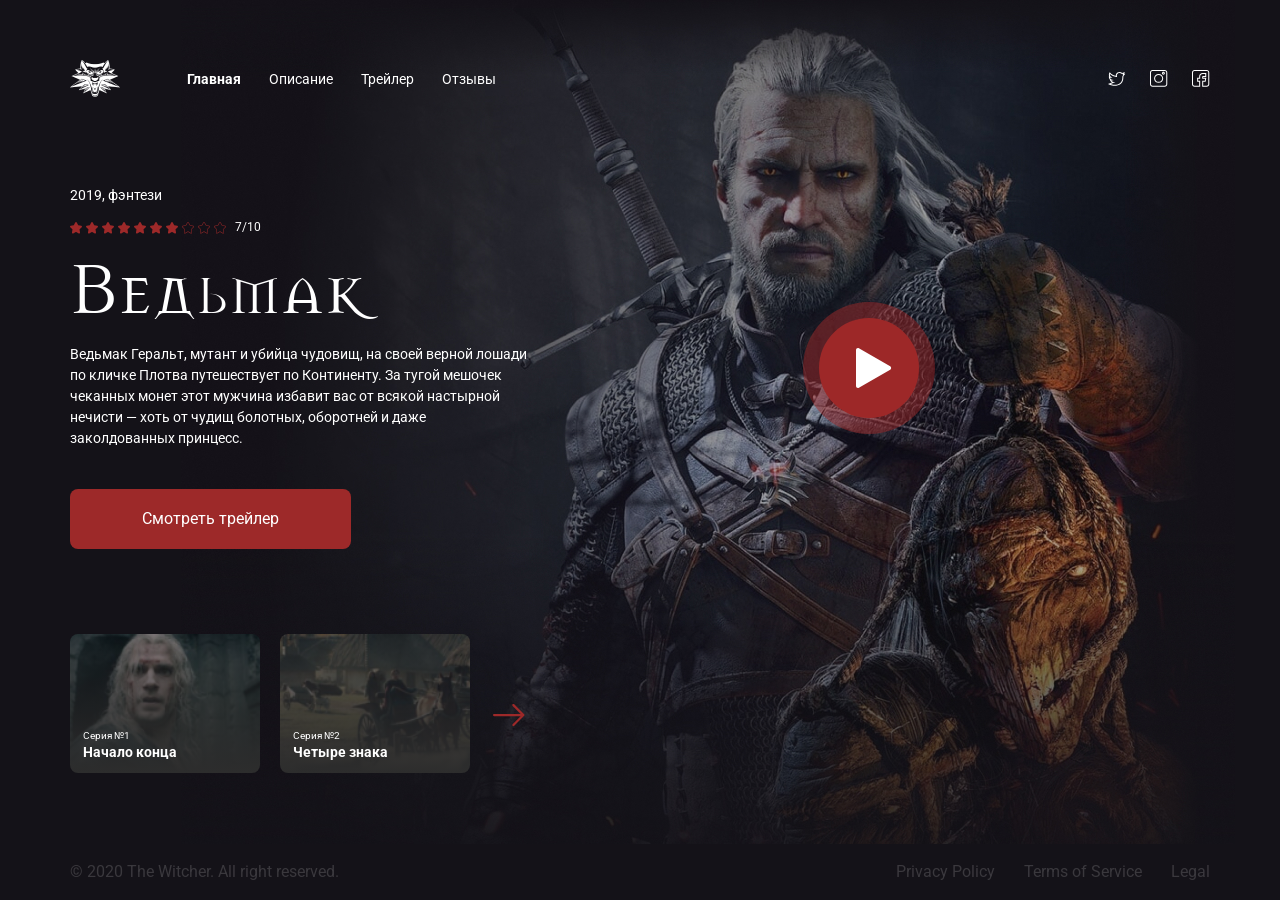
<file: TheWitcher/index.html>
<!DOCTYPE html>
<html lang="ru">
<head>
    <meta charset="UTF-8">
    <meta name="viewport" content="width=device-width, initial-scale=1.0">
    <meta http-equiv="X-UA-Compatible" content="ie=edge">
    <title>Ведьмак</title>
    <link href="https://fonts.googleapis.com/css?family=Roboto:400,700&display=swap&subset=cyrillic" rel="stylesheet">
    <link rel="stylesheet" href="css/reset.css">
    <link rel="stylesheet" href="css/swiper.min.css">
    <link rel="shortcut icon" href="img/favicon.png" type="image/png">
    <link rel="stylesheet" href="css/jquery.fancybox.min.css">
    <link rel="stylesheet" href="css/animate.css">
    <link rel="stylesheet" href="css/style.css">
</head>
<body>
    
    <header>
        <div class="container">
            <div class="header">
                <a href="index.html"><img src="img/logo.png" alt="логотип Ведьмак" class="logo">
                </a>
                <nav class="menu-list">
                    <a href="index.html" class="menu-link menu-link_active">Главная</a>
                    <a href="description.html" class="menu-link">Описание</a>
                    <a href="trailer.html" class="menu-link">Трейлер</a>
                    <a href="reviews.html" class="menu-link">Отзывы</a>
                </nav>
                <div class="social">
                    <a href="https://twitter.com/" class="social-link"><img src="img/social/twitter.svg" alt="twitter"></a>
                    <a href="https://instagram.com" class="social-link"><img src="img/social/instagram.svg" alt="instagram"></a>
                    <a href="https://twitter.com/" class="social-link"><img src="img/social/facebook.svg" alt="facebook"></a>
                </div>
            </div>
            <!-- /.header -->
        </div>
        <div class="menu-btn"></div>
        <!-- /.container -->
    </header>
    
    <main>
        <div class="container">
            <div class="main-content">
                <div class="content">
                    <span class="genre animated fadeInRight">2019, фэнтези</span>
                    <div class="rating animated fadeInRight">
                        <div class="rating-stars">
                            <img src="img/star.svg" alt="star" class="star">
                            <img src="img/star.svg" alt="star" class="star">
                            <img src="img/star.svg" alt="star" class="star">
                            <img src="img/star.svg" alt="star" class="star">
                            <img src="img/star.svg" alt="star" class="star">
                            <img src="img/star.svg" alt="star" class="star">
                            <img src="img/star.svg" alt="star" class="star">
                            <img src="img/star-empty.svg" alt="star-empty" class="star">
                            <img src="img/star-empty.svg" alt="star-empty" class="star">
                            <img src="img/star-empty.svg" alt="star-empty" class="star">
                        </div>
                        <div class="raiting-number">7/10</div>
                    </div>
                    <h1 class="main-title animated fadeInRight">Ведьмак</h1>
                    <p class="main-desc animated fadeInRight">
                    Ведьмак Геральт, мутант и убийца чудовищ, на своей верной лошади по кличке Плотва путешествует по Континенту. 
                    За тугой мешочек чеканных монет этот мужчина избавит вас от всякой настырной нечисти — хоть от чудищ болотных, 
                    оборотней и даже заколдованных принцесс.
                    </p>
                    <a data-fancybox href="https://www.youtube.com/embed/ndl1W4ltcmg" class="button animated fadeInRight">Смотреть трейлер</a>
                </div>
                
            <a data-fancybox href="https://www.youtube.com/embed/ndl1W4ltcmg" class="play">
                <img src="img/play.svg" alt="play-button" class="play-img">
            </a>
            </div>
            
            <div class="popup-fade">
                <div class="popup">
                    <iframe width="960" height="615" src="https://www.youtube.com/embed/ndl1W4ltcmg" frameborder="0" allow="accelerometer; autoplay; encrypted-media; gyroscope; picture-in-picture" allowfullscreen></iframe>
                </div>		
            </div>
            
            <!-- /.main-content -->
            <div class="series">
                <!-- Slider main container -->
                <div class="swiper-container">
                    <div class="swiper-wrapper">
                        <div class="swiper-slide">
                            <div class="card series-1">
                                <span class="card-sub">Серия №1</span>
                                <h2 class="card-title">Начало конца</h2>
                            </div>
                        </div>
                            <div class="swiper-slide">
                                <div class="card series-2">
                                <span class="card-sub">Серия №2</span>
                                <h2 class="card-title">Четыре знака</h2>
                            </div>
                        </div>
                        <div class="swiper-slide">
                            <div class="card series-2">
                                <span class="card-sub">Серия №2</span>
                                <h2 class="card-title">Четыре знака</h2>
                            </div>
                        </div>
                    </div>
                </div>
                <button class="arrow"></button>
            </div>
        </div>
    </main>
    
    <footer class="footer">
        <div class="container">
            <div class="footer-content">
                <div class="left">
                    <span class="footer-copyright">© 2020 The Witcher. All right reserved.</span>
                </div>
                <div class="right">
                    <nav class="footer-menu">
                        <a href="#" class="footer-link">Privacy Policy</a>
                        <a href="#" class="footer-link">Terms of Service</a>
                        <a href="#" class="footer-link">Legal</a>
                    </nav>
                </div>
            </div>
        </div>
        <footer>
        <script src="js/swiper.min.js"></script>
        <script src="js/jquery.js"></script>
        <script src="js/jquery.fancybox.min.js"></script>
        <script src="js/main.js"></script>
</body>
</html>
</file>
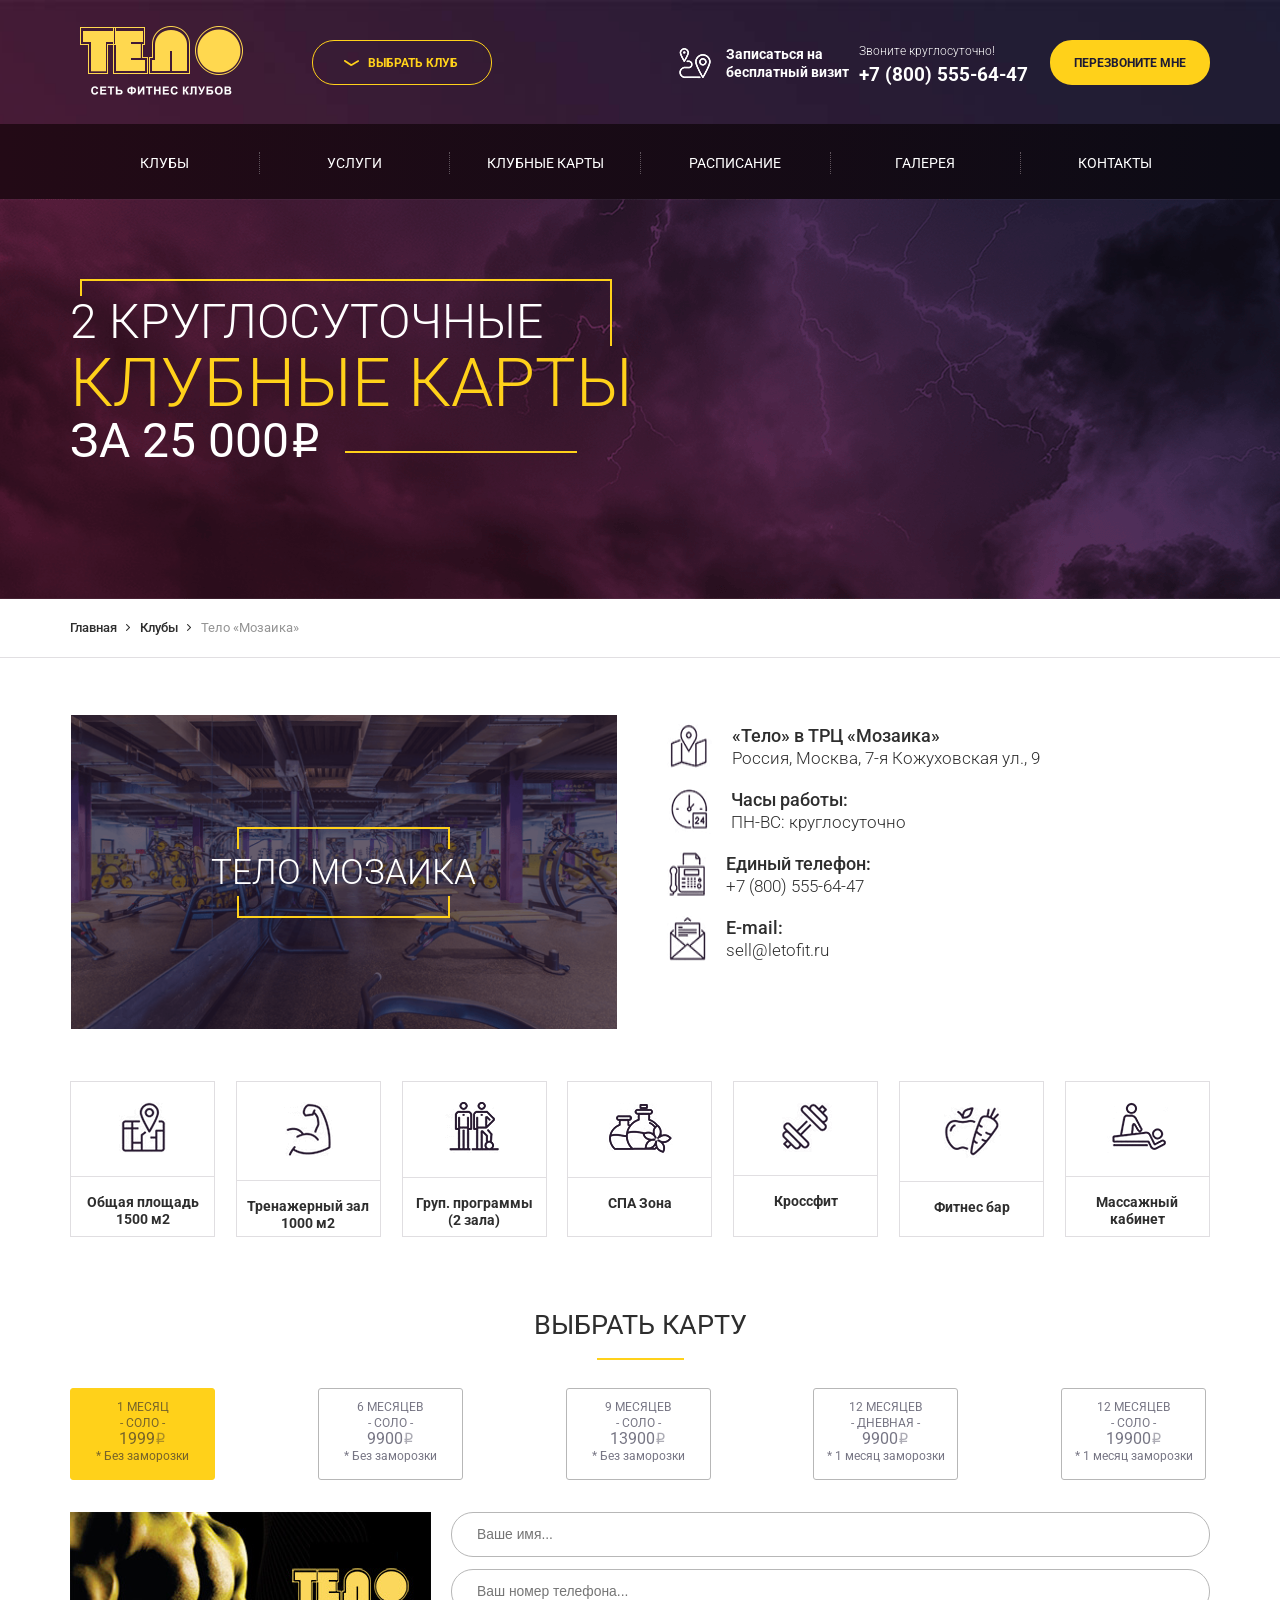
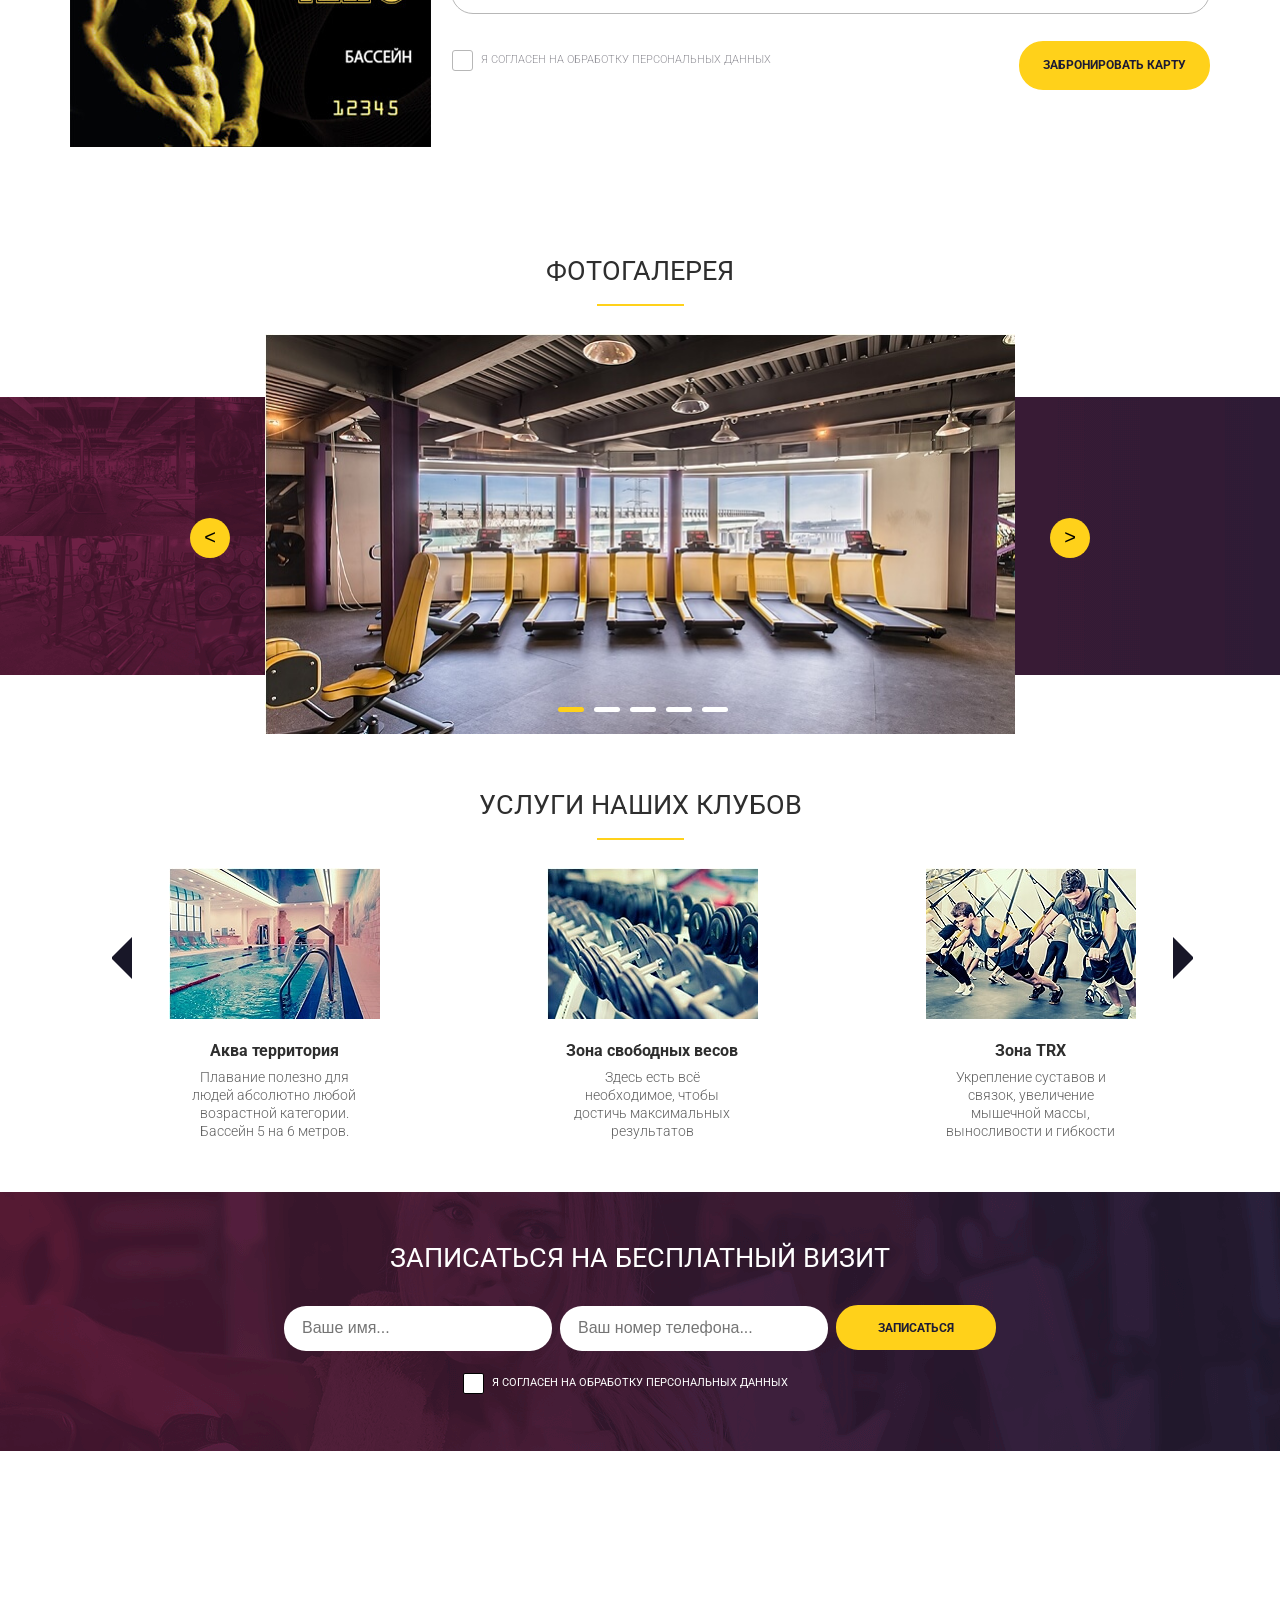
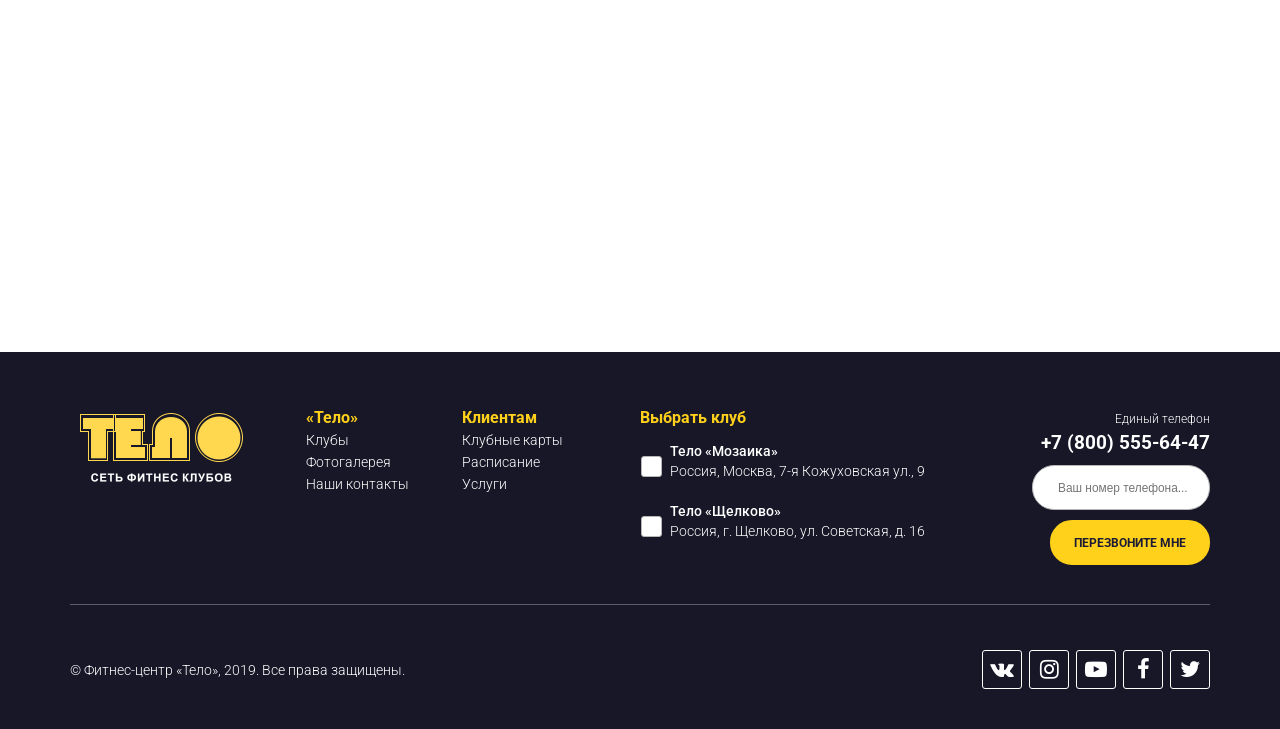
<file: Sport/mozaika.html>
<!DOCTYPE html>
<html lang="ru" id="mozaika">
<head>
    <meta charset="UTF-8">
    <meta http-equiv="X-UA-Compatible" content="IE=edge">
    <meta name="viewport" content="width=device-width, initial-scale=1">
    <title>Сеть фитнес клубов Тело - Мозаика</title>
    <link href="https://fonts.googleapis.com/css?family=Roboto:300,400,500,700&amp;subset=cyrillic" rel="stylesheet">
    <link rel="stylesheet" href="css/font-awesome.min.css">

    <link rel="stylesheet" href="css/style.min.css">
    <script src="https://api-maps.yandex.ru/2.1/?lang=ru_RU" type="text/javascript"></script>
    <style>
        .slide_active {
            display: inline-block !important;
        }

        #arrow_left {
            position: absolute;
            top: 180px;
            left: 0;
            background: #ffd11a;
            border: none;
            border-radius: 50%;
            height: 40px;
            width: 40px;
        }

        #arrow_right {
            position: absolute;
            top: 180px;
            right: 0;
            background: #ffd11a;
            border: none;
            border-radius: 50%;
            height: 40px;
            width: 40px;
        }
        .gallery-dots {
            position: absolute;
            bottom: 20px;
            width: 85%;
            margin: 20px auto 0;
            display: -webkit-box;
            display: -ms-flexbox;
            display: flex;
            justify-content: center;
            z-index: 5;
        }
        .dot {
            cursor: pointer;
            height: 5px;
            width: 26px;
            margin: -10px  10px 0 0;
            display: inline-block;
            -webkit-transition: background-color, -webkit-transform .4s;
            transition: background-color, transform .4s, -webkit-transform .4s;
            background-color: white;
            border-radius: 10px;

        }
        .dot_active {
            background-color: #ffd11a;
        } 
        .gallery-slider {
            position: relative;
        }
    </style>
</head>
<body>
<header class="header-main" id="header-header">
    <div class="head">
        <div class="wrapper">
            <div class="head-main">
                <div class="left">
                    <div class="logo">
                        <a href="index.html"><img src="images/logo.png" alt="Сеть фитнес клубов Тело"></a>
                    </div>
                    <div class="club-select">
                        <div class="clubs-list">
                            <p>Выбрать клуб</p>
                            <ul>
                                <li><a href="mozaika.html">Тело мозаика</a></li>
                                <li><a href="schelkovo.html">Тело щелково</a></li>
                            </ul>
                        </div>
                    </div>
                </div>
                <div class="right">
                    <div class="free-visit">
                        <img src="images/head-icon.png" alt="">
                        <p><a href="#" class="open-popup" data-popup="#free_visit_form">Записаться на <br>бесплатный
                            визит</a></p>
                    </div>
                    <div class="call">
                        <div class="our-phone">
                            <span>Звоните круглосуточно!</span>
                            <p>+7 (800) 555-64-47</p>
                        </div>
                        <button class="btn callback-btn" data-popup="#callback_form">Перезвоните мне</button>
                    </div>
                </div>
            </div>
        </div>
    </div>
    <nav class="top-menu">
        <div class="wrapper">
            <ul class="hidden-small">
                <li class="scroll"><a href="#clubs">Клубы</a></li>
                <li class="scroll"><a href="#services">Услуги</a></li>
                <li class="scroll"><a href="#cards">Клубные карты</a></li>
                <li class=""><a href="#table">Расписание</a></li>
                <li class="scroll"><a href="#gallery">Галерея</a></li>
                <li class="scroll"><a href="#footer">Контакты</a></li>
            </ul>
            <div class="menu-button hidden-large">
                <img src="images/menu-button.png" alt="">
            </div>
        </div>
    </nav>
    <nav class="popup-menu hidden-large">
        <div class="close-menu-btn">
            <img src="images/delete.png" alt="">
        </div>
        <ul>
            <li class="scroll"><a href="#clubs">Клубы</a></li>
            <li class="scroll"><a href="#services">Услуги</a></li>
            <li class="scroll"><a href="#cards">Клубные карты</a></li>
            <li class=""><a href="#table">Расписание</a></li>
            <li class="scroll"><a href="#gallery">Галерея</a></li>
            <li class="scroll"><a href="#footer">Контакты</a></li>
        </ul>
    </nav>
    <div class="head-slider">
        <div class="wrapper">
            <div class="main-slider">
                <div class="slide">
                    <div class="slide-text">
                        <div class="offer-head">
                            <p class="top">2 круглосуточные</p>
                            <p class="middle">клубные карты</p>
                            <p class="bottom">за 25 000<span>i</span></p>
                        </div>
                        <div class="validity">
                            <p>Только до 31 августа!<br>
                                Закажите карту по телефону:</p>
                            <span>+7 (800) 555-64-47</span>
                        </div>
                    </div>
                </div>
                <div class="slide type2" style="display: none">
                    <div class="slide-text">
                        <div class="offer-head">
                            <p class="top">открытый чемпионат</p>
                            <p class="middle">по бодибилдингу</p>
                            <p class="bottom">приз 200 000<span>i</span></p>
                        </div>
                        <div class="validity">
                            <p>записаться
                                для участия:</p>
                            <span>+7 (800) 555-64-47</span>
                        </div>
                    </div>
                </div>
                <div class="slide" style="display: none">
                    <div class="slide-text">
                        <div class="offer-head">
                            <p class="top">без выходных</p>
                            <p class="middle">круглосуточно</p>
                            <p class="bottom">Бассейн</p>

                        </div>
                        <div class="validity">
                            <p> Записаться по телефону:
                            </p>
                            <span>+7 (800) 555-64-47</span>
                        </div>
                    </div>
                </div>
                <div class="slide type2 type3" style="display: none">
                    <div class="slide-text">
                        <div class="offer-head">
                            <p class="top">Круглосуточно</p>
                            <p class="middle">Тренажерный зал</p>
                            <p class="bottom">без выходных</p>
                        </div>
                        <div class="validity">
                            <p> Записаться по телефону:
                            </p>
                            <span>+7 (800) 555-64-47</span>
                        </div>
                    </div>
                </div>
                <div class="slide type2"  style="display: none">
                    <div class="slide-text">
                        <div class="offer-head">
                            <p class="top">Пробное занятие</p>
                            <p class="middle">ЙОГА / ПИЛАТЕС</p>
                            <p class="bottom">БЕСПЛАТНО</p>
                        </div>
                        <div class="validity">
                            <p>Только до 11 сентября!<br>
                                Записаться по телефону:</p>
                            <span>+7 (800) 555-64-47</span>
                        </div>
                    </div>
                </div>

            </div>
        </div>
    </div>
</header>
<div class="breadcrumbs">
    <div class="wrapper">
        <p>
            <a href="index.html">Главная</a>
            <a href="index.html#clubs">Клубы</a>
            Тело «Мозаика»
        </p>
    </div>
</div>
<section id="leto-mozaika" class="about-club">
    <div class="wrapper">
        <div class="left">
            <div class="image">
                <img src="images/leto-mozaika-bg.png" alt="">
                <div class="club-head">
                    <a href="mozaika.html"><h3>Тело Мозаика</h3></a>
                </div>
            </div>
        </div>
        <div class="right">
            <div class="list">
                <img src="images/about-club-icons/icon1.png" alt="">
                <div class="text">
                    <h6>«Тело» в ТРЦ «Мозаика»</h6>
                    Россия, Москва, 7-я Кожуховская ул., 9
                </div>
            </div>
            <div class="list">
                <img src="images/about-club-icons/icon2.png" alt="">
                <div class="text">
                    <h6>Часы работы:</h6>
                    ПН-ВС: круглосуточно
                </div>
            </div>
            <div class="list">
                <img src="images/about-club-icons/icon3.png" alt="">
                <div class="text">
                    <h6>Единый телефон:</h6>
                    +7 (800) 555-64-47
                </div>
            </div>
            <div class="list">
                <img src="images/about-club-icons/icon4.png" alt="">
                <div class="text">
                    <h6>E-mail:</h6>
                    sell@letofit.ru
                </div>
            </div>
        </div>
    </div>
</section>
<div class="advantages hidden-small" id="table">
    <div class="wrapper">
        <div class="advantage">
            <div class="image"><img src="images/about-club-icons/icon5.png" alt=""></div>
            <div class="text">Общая площадь<br> 1500 м2</div>
        </div>
        <div class="advantage">
            <div class="image"><img src="images/about-club-icons/icon6.png" alt=""></div>
            <div class="text">Тренажерный зал<br> 1000 м2</div>
        </div>
        <div class="advantage">
            <div class="image"><img src="images/about-club-icons/icon7.png" alt=""></div>
            <div class="text">Груп. программы<br> (2 зала)</div>
        </div>
        <div class="advantage">
            <div class="image"><img src="images/about-club-icons/icon8.png" alt=""></div>
            <div class="text">СПА Зона</div>
        </div>
        <div class="advantage">
            <div class="image"><img src="images/about-club-icons/icon9.png" alt=""></div>
            <div class="text">Кроссфит</div>
        </div>
        <div class="advantage">
            <div class="image"><img src="images/about-club-icons/icon10.png" alt=""></div>
            <div class="text">Фитнес бар</div>
        </div>
        <div class="advantage">
            <div class="image"><img src="images/about-club-icons/icon11.png" alt=""></div>
            <div class="text">Массажный<br> кабинет</div>
        </div>
    </div>
</div>
<div class="advantages-slider hidden-large">
    <div class="wrapper">
        <div id="adv-slider">
            <div class="advantage">
                <div class="image"><img src="images/about-club-icons/icon5.png" alt=""></div>
                <div class="text">Общая площадь<br> 1500 м2</div>
            </div>
            <div class="advantage">
                <div class="image"><img src="images/about-club-icons/icon6.png" alt=""></div>
                <div class="text">Тренажерный зал<br> 1000 м2</div>
            </div>
            <div class="advantage">
                <div class="image"><img src="images/about-club-icons/icon7.png" alt=""></div>
                <div class="text">Груп. программы<br> (2 зала)</div>
            </div>
            <div class="advantage">
                <div class="image"><img src="images/about-club-icons/icon8.png" alt=""></div>
                <div class="text">СПА Зона</div>
            </div>
            <div class="advantage">
                <div class="image"><img src="images/about-club-icons/icon9.png" alt=""></div>
                <div class="text">Кроссфит</div>
            </div>
            <div class="advantage">
                <div class="image"><img src="images/about-club-icons/icon10.png" alt=""></div>
                <div class="text">Фитнес бар</div>
            </div>
            <div class="advantage">
                <div class="image"><img src="images/about-club-icons/icon11.png" alt=""></div>
                <div class="text">Массажный<br> кабинет</div>
            </div>
        </div>
    </div>
</div>
<section id="cards">
    <div class="wrapper">
        <h2>выбрать карту</h2>
        <form action="" id="card_order">
            <div class="cards-types">
                <input id="t1" type="radio" name="card-type" value="1s" checked>
                <label for="t1"><span class="long">1 месяц</span><br><span class="solo">- соло -</span><br><span
                        class="cost">1999<span class="rubl">i</span></span><br><span
                        class="frost">* Без заморозки</span></label>
                <input id="t2" type="radio" name="card-type" value="6s">
                <label for="t2"><span class="long">6 месяцев</span><br><span class="solo">- соло -</span><br><span
                        class="cost">9900<span class="rubl">i</span></span><br><span
                        class="frost">* Без заморозки</span></label>
                <input id="t3" type="radio" name="card-type" value="9s">
                <label for="t3"><span class="long">9 месяцев</span><br><span class="solo">- соло -</span><br><span
                        class="cost">13900<span class="rubl">i</span></span><br><span
                        class="frost">* Без заморозки</span></label>
                <input id="t4" type="radio" name="card-type" value="12d">
                <label for="t4"><span class="long">12 месяцев</span><br><span class="solo">- дневная -</span><br><span
                        class="cost">9900<span class="rubl">i</span></span><br><span
                        class="frost">* 1 месяц заморозки</span></label>
                <input id="t5" type="radio" name="card-type" value="12s">
                <label for="t5"><span class="long">12 месяцев</span><br><span class="solo">- соло -</span><br><span
                        class="cost">19900<span class="rubl">i</span></span><br><span
                        class="frost">* 1 месяц заморозки</span></label>
            </div>
            <div class="content">
                <div class="left">
                    <img src="images/mozaika-card.jpg" alt="Клубныая карта">
                </div>
                <div class="right">
                    <input type="hidden" name="form_name" value="Заказать карту">
                    <p class="input-text"><input name="name" type="text" required placeholder="Ваше имя..."></p>
                    <p class="input-text"><input type="tel" name="phone" id="callback_form-phone" required
                                                 placeholder="Ваш номер телефона..."></p>
                    <div class="form-bottom">
                        <p class="personal-data">
                            <input type="checkbox" required id="card_check"><label for="card_check">Я согласен на
                            обработку персональных данных</label>
                        </p>
                        <p class="submit">
                            <button type="submit" class="btn card-order-btn">Забронировать карту</button>
                        </p>
                    </div>
                </div>
            </div>
        </form>
    </div>
</section>
<section id="gallery">
    <h2>Фотогалерея</h2>
    <div class="gallery-bg">
        <div class="wrapper">
            <div class="gallery-slider">
                <div class="slide">
                    <img src="images/gallery/photo1.jpg" alt="">
                </div>
                <div class="slide">
                    <img src="images/gallery/photo2.jpg" alt="">
                </div>
                <div class="slide">
                    <img src="images/gallery/photo3.jpg" alt="">
                </div>
                <div class="slide">
                    <img src="images/gallery/photo4.jpg" alt="">
                </div>
                <div class="slide">
                    <img src="images/gallery/photo5.jpg" alt="">
                </div>
                <button class="slider-arrow" id="arrow_left" style="font-size: 20px;">
                    <</button> <button class="slider-arrow" id="arrow_right" style="font-size: 20px;">>
                </button>
                <ul class="gallery-dots">
                    <li class="dot dot_active"></li>
                    <li class="dot"></li>
                    <li class="dot"></li>
                    <li class="dot"></li>
                    <li class="dot"></li>
                </ul>
            </div>
        </div>
    </div>
</section>
<section id="services">
    <div class="wrapper">
        <h2>услуги наших клубов</h2>
        <div class="services-slider">
            <div class="slide">
                <img src="images/services-slider/akva.jpg" alt="Аква территория">
                <h6>Аква территория</h6>
                <p>Плавание полезно для людей абсолютно любой возрастной категории. Бассейн 5 на 6 метров.</p>
            </div>
            <div class="slide">
                <img src="images/services-slider/vesy.jpg" alt="Зона свободных весов">
                <h6>Зона свободных весов</h6>
                <p>Здесь есть всё необходимое, чтобы достичь максимальных результатов</p>
            </div>
            <div class="slide">
                <img src="images/services-slider/TRX.jpg" alt="Зона TRX">
                <h6>Зона TRX</h6>
                <p>Укрепление суставов и связок, увеличение мышечной массы, выносливости и гибкости</p>
            </div>
            <div class="slide">
                <img src="images/services-slider/kardio.jpg" alt="Кардиозона">
                <h6>Кардиозона</h6>
                <p>Эффективное снижение веса и улучшение работы сердечно-сосудистой системы</p>
            </div>
            <div class="slide">
                <img src="images/services-slider/yoga.jpg" alt="Йога">
                <h6>Йога</h6>
                <p>Йога - идеальны не только физическая форма, но и эмоциональное состояние</p>
            </div>
            <div class="slide">
                <img src="images/services-slider/akva.jpg" alt="Аква территория">
                <h6>Аква территория</h6>
                <p>Плавание полезно для людей абсолютно любой возрастной категории. Бассейн 5 на 6 метров.</p>
            </div>
            <div class="slide">
                <img src="images/services-slider/vesy.jpg" alt="Зона свободных весов">
                <h6>Зона свободных весов</h6>
                <p>Здесь есть всё необходимое, чтобы достичь максимальных результатов</p>
            </div>
            <div class="slide">
                <img src="images/services-slider/TRX.jpg" alt="Зона TRX">
                <h6>Зона TRX</h6>
                <p>Укрепление суставов и связок, увеличение мышечной массы, выносливости и гибкости</p>
            </div>
            <div class="slide">
                <img src="images/services-slider/kardio.jpg" alt="Кардиозона">
                <h6>Кардиозона</h6>
                <p>Эффективное снижение веса и улучшение работы сердечно-сосудистой системы</p>
            </div>
            <div class="slide">
                <img src="images/services-slider/yoga.jpg" alt="Йога">
                <h6>Йога</h6>
                <p>Йога - идеальны не только физическая форма, но и эмоциональное состояние</p>
            </div>
        </div>
    </div>
</section>
<section id="banner">
    <div class="wrapper">
        <h2>Записаться на бесплатный&nbsp;визит</h2>
        <div class="form-wrapper">
            <form name="banner-form" id="banner-form" action="#" method="post">
                <input type="hidden" name="form_name" value=" Записаться на визит">
                <input name="name" type="text" required placeholder="Ваше имя...">
                <input type="tel" name="phone" id="phone" required placeholder="Ваш номер телефона...">
                <button name="send" class="btn" type="submit">Записаться</button>
                <p class="personal-data">
                    <input type="checkbox" required id="check1"><label for="check1">Я согласен на обработку персональных
                    данных</label>
                </p>
            </form>

        </div>
    </div>
</section>
<section id="map">
    <script type="text/javascript" charset="utf-8" async
            src="https://api-maps.yandex.ru/services/constructor/1.0/js/?um=constructor%3A6f8a0936ac643a17a18a807cb2df7581cdaeec98a82d6c322badda5427067a3b&amp;width=100%25&amp;height=500&amp;lang=ru_RU&amp;scroll=false"></script>
</section>
<footer id="footer">
    <div class="wrapper">
        <div class="footer-top">
            <div class="left">
                <div class="footer-logo">
                    <a href="index.html"><img src="images/logo.png" alt="Сеть фитнес клубов Тело"></a>
                </div>
                <div class="about">
                    <h5>«Тело»</h5>
                    <ul>
                        <li><a href="index.html#clubs">Клубы</a></li>
                        <li><a href="#gallery">Фотогалерея</a></li>
                        <li><a href="#footer">Наши контакты</a></li>
                    </ul>
                </div>
                <div class="for-clients">
                    <h5>Клиентам</h5>
                    <ul>
                        <li><a href="#cards">Клубные карты</a></li>
                        <li><a href="#table">Расписание</a></li>
                        <li><a href="#services">Услуги</a></li>
                    </ul>
                </div>
            </div>
            <div class="right">
                <form action="#" id="footer_form">
                    <div class="content">
                        <div class="choose-club">
                            <h5>Выбрать клуб</h5>
                            <div class="club">
                                <input type="radio" id="footer_leto_mozaika" name="club-name" value="mozaika"><label
                                    for="footer_leto_mozaika">
                                <h6>Тело «Мозаика»</h6>
                                <p>Россия, Москва, 7-я Кожуховская ул.,&nbsp;9</p>
                            </label>
                            </div>
                            <div class="club">
                                <input type="radio" id="footer_leto_schelkovo" name="club-name" value="schelkovo"><label
                                    for="footer_leto_schelkovo">
                                <h6>Тело «Щелково»</h6>
                                <p>Россия, г. Щелково, ул. Советская, д.&nbsp;16</p>
                            </label>
                            </div>
                        </div>
                        <div class="call">
                            <p>Единый телефон</p>
                            <p class="tel">+7 (800) 555-64-47</p>
                            <p class="input-text"><input type="tel" name="phone" id="callback_footer_form-phone"
                                                         required="" placeholder="Ваш номер телефона..."></p>
                            <button class="btn callback-btn" type="submit" data-popup="#callback_form">Перезвоните мне
                            </button>
                        </div>
                    </div>
                </form>
            </div>
        </div>
        <div class="footer-bottom">
            <div class="left">© Фитнес-центр «Тело», 2019. Все права защищены.</div>
            <div class="right">
                <div class="socials">
                    <div class="social-icon"><a href="#"><!-- <img src="images/footer-socials-vk.png" alt=""> --><i
                            class="fa fa-vk" aria-hidden="true"></i></a></div>
                    <div class="social-icon"><a href="#"><!-- <img src="images/footer-socials-2.png" alt=""> --><i
                            class="fa fa-instagram" aria-hidden="true"></i></a></div>
                    <div class="social-icon"><a href="#"><!-- <img src="images/footer-socials-youtube.png" alt=""> --><i
                            class="fa fa-youtube-play" aria-hidden="true"></i></a></div>
                    <div class="social-icon"><a href="#">
                        <!-- <img src="images/footer-socials-facebook.png" alt=""> --><i class="fa fa-facebook"
                                                                                         aria-hidden="true"></i></a>
                    </div>
                    <div class="social-icon"><a href="#"><!-- <img src="images/footer-socials-twitter.png" alt=""> --><i
                            class="fa fa-twitter" aria-hidden="true"></i></a></div>
                </div>
            </div>
        </div>
    </div>
</footer>
<div class="wrapper">
    <a href="#header-header" id="totop"><i class="fa fa-arrow-up" aria-hidden="true"></i>
    </a>
</div>
<div class="popup" id="callback_form">
    <div class="overlay">
    </div>
    <div class="form-wrapper">
        <div class="close-form">
            <img src="images/close-icon.png" alt="close" class="close_icon">
        </div>
        <div class="form-content">
            <form name="callback-form" id="form1" action="#" method="post">
                <h4>Обратный звонок</h4>
                <input type="hidden" name="form_name" value=" Обратный звонок">
                <!--  <input type="hidden" name="club" value="<?=$_GET['club-name']?>"> -->
                <p class="input-text"><input name="name" type="text" required placeholder="Ваше имя..."></p>
                <p class="input-text"><input type="tel" name="phone" id="callback_form1-phone" required
                                             placeholder="Ваш номер телефона..."></p>
                <p class="personal-data">
                    <input type="checkbox" required id="check"><label for="check">Я согласен на обработку <br>персональных
                    данных</label>

                </p>
                <button name="send1" class="btn btn-send" type="submit">Перезвоните мне</button>
            </form>

        </div>
    </div>
</div>
<div class="popup" id="free_visit_form">
    <div class="overlay">
    </div>
    <div class="form-wrapper">
        <div class="close-form">
            <img src="images/close-icon.png" alt="close" class="close_icon">
        </div>
        <div class="form-content">
            <form name="free-visit-form" id="form2" action="#" method="post">
                <h4>Записаться на визит</h4>
                <input type="hidden" name="form_name" value=" Записаться на визит">
                <p class="input-text"><input name="name" type="text" required placeholder="Ваше имя..."></p>
                <p class="input-text"><input type="tel" name="phone" id="callback_form2-phone" required
                                             placeholder="Ваш номер телефона..."></p>
                <p class="personal-data">
                    <input type="checkbox" required id="check2"><label for="check2">Я согласен на обработку <br>персональных
                    данных</label>

                </p>
                <button name="send1" class="btn btn-send" type="submit">записаться</button>
            </form>

        </div>
    </div>
</div>
<div class="popup" id="thanks">
    <div class="overlay">
    </div>
    <div class="form-wrapper">
        <div class="close-form">
            <img src="images/close-icon.png" alt="close" class="close_icon">
        </div>
        <div class="form-content">
            <h4>Спасибо!</h4>
            <p>Ваша заявка отправлена. <br> Мы свяжемся с вами в ближайшее время.</p>
            <button class="btn close-btn">OK</button>
        </div>
    </div>
</div>

<script src="./dist/main.js"></script>
</body>
</html>
</file>
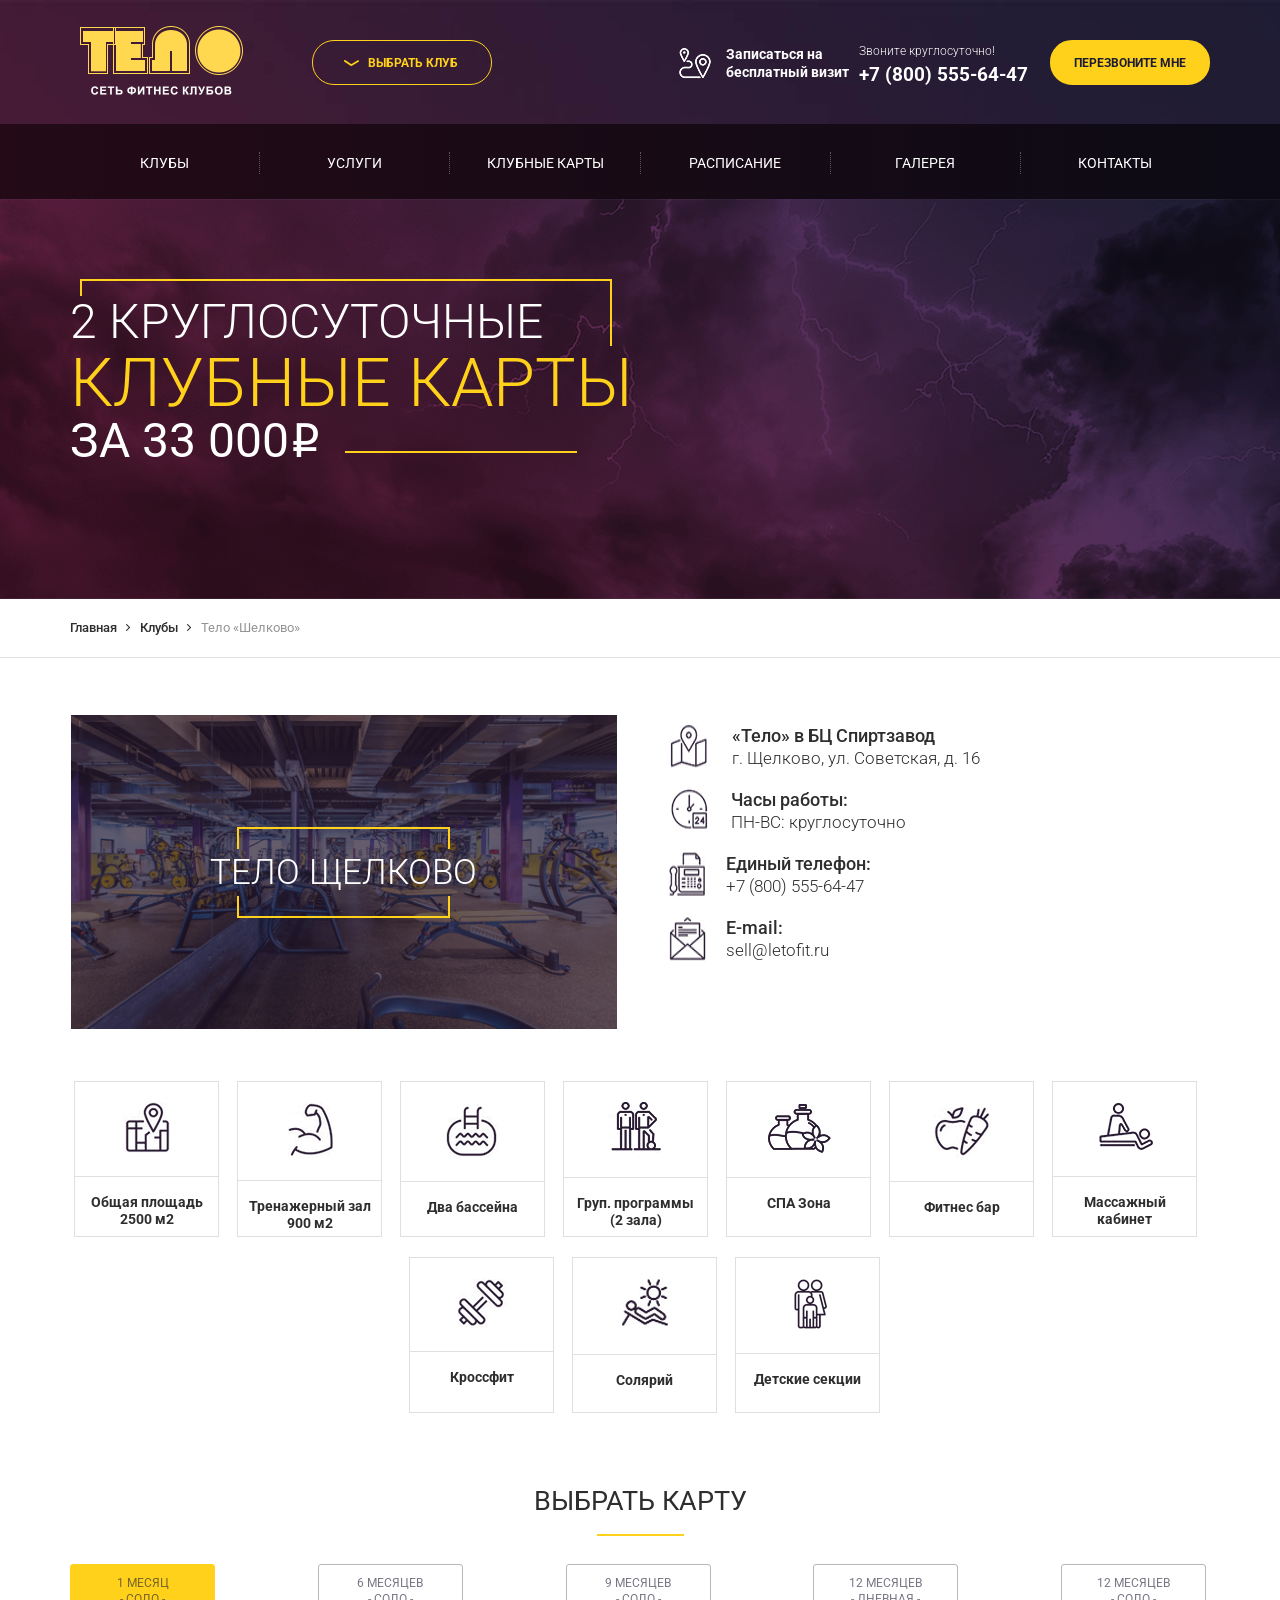
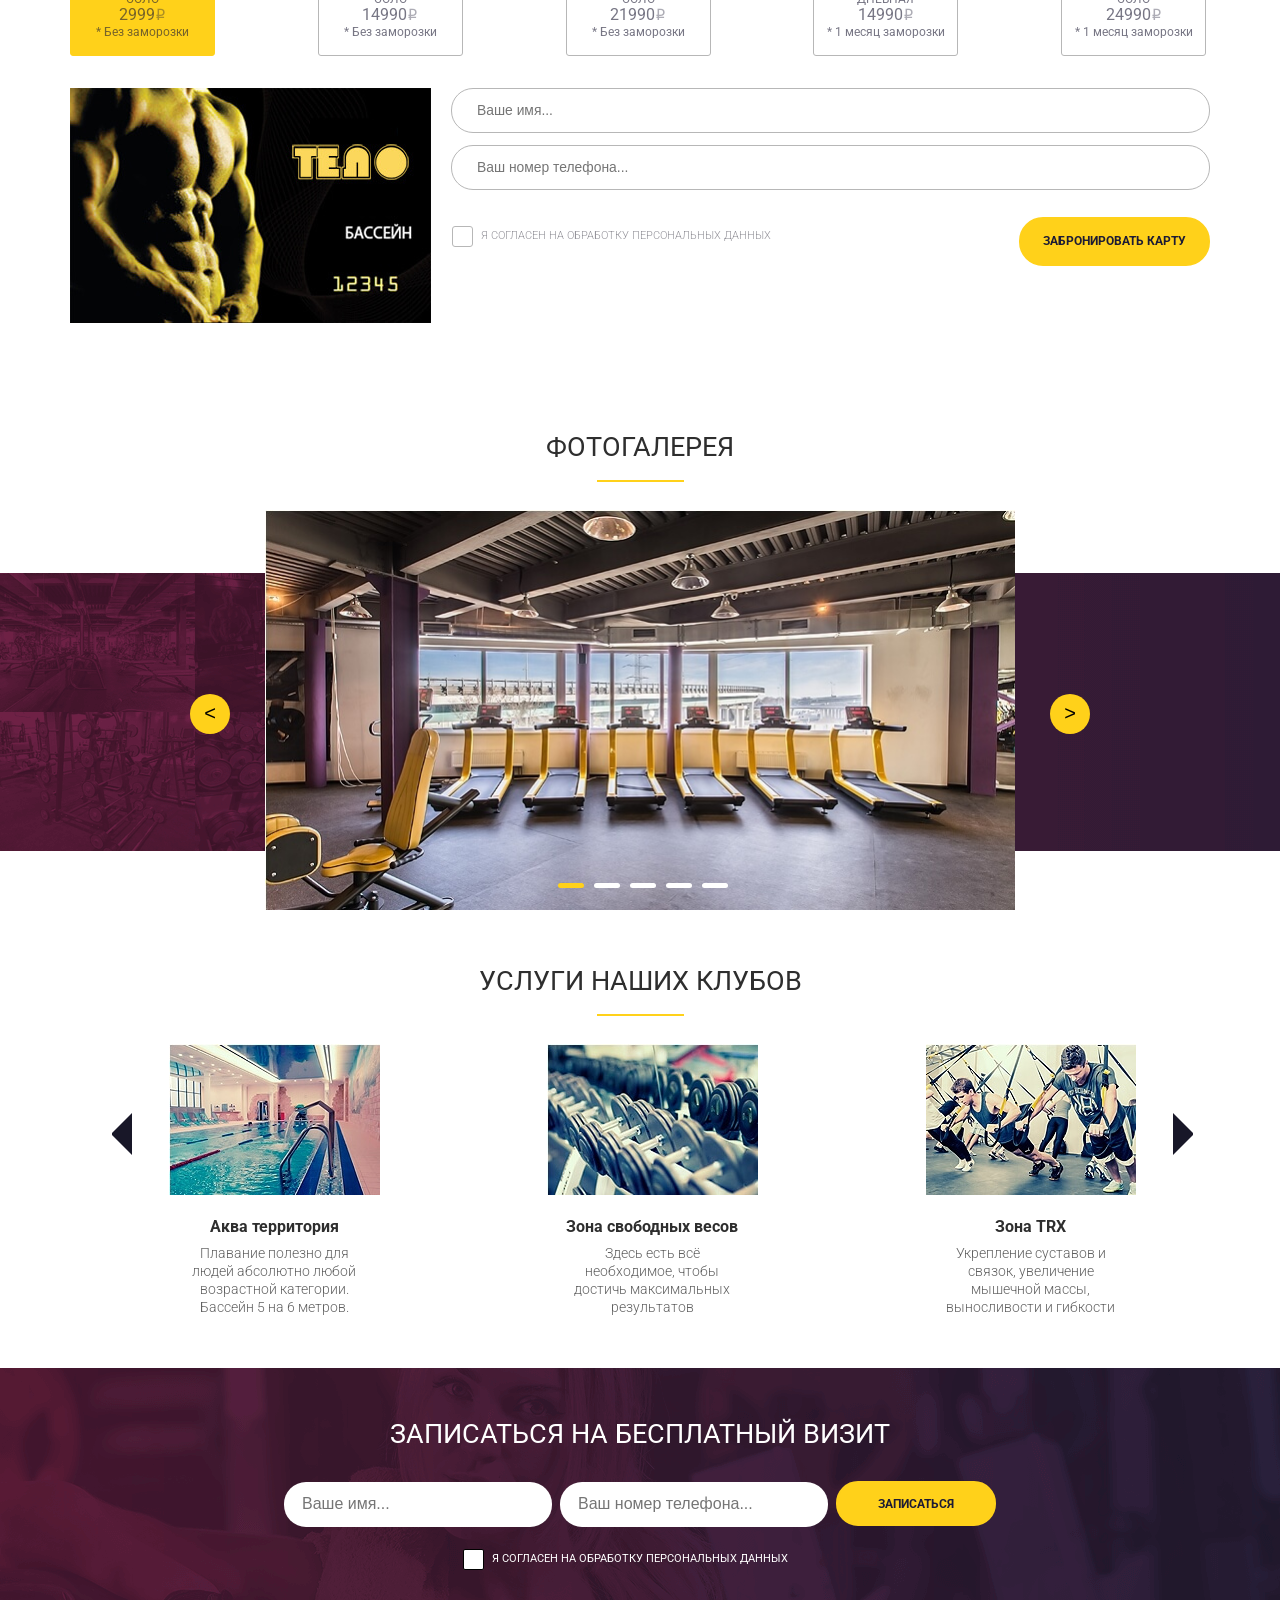
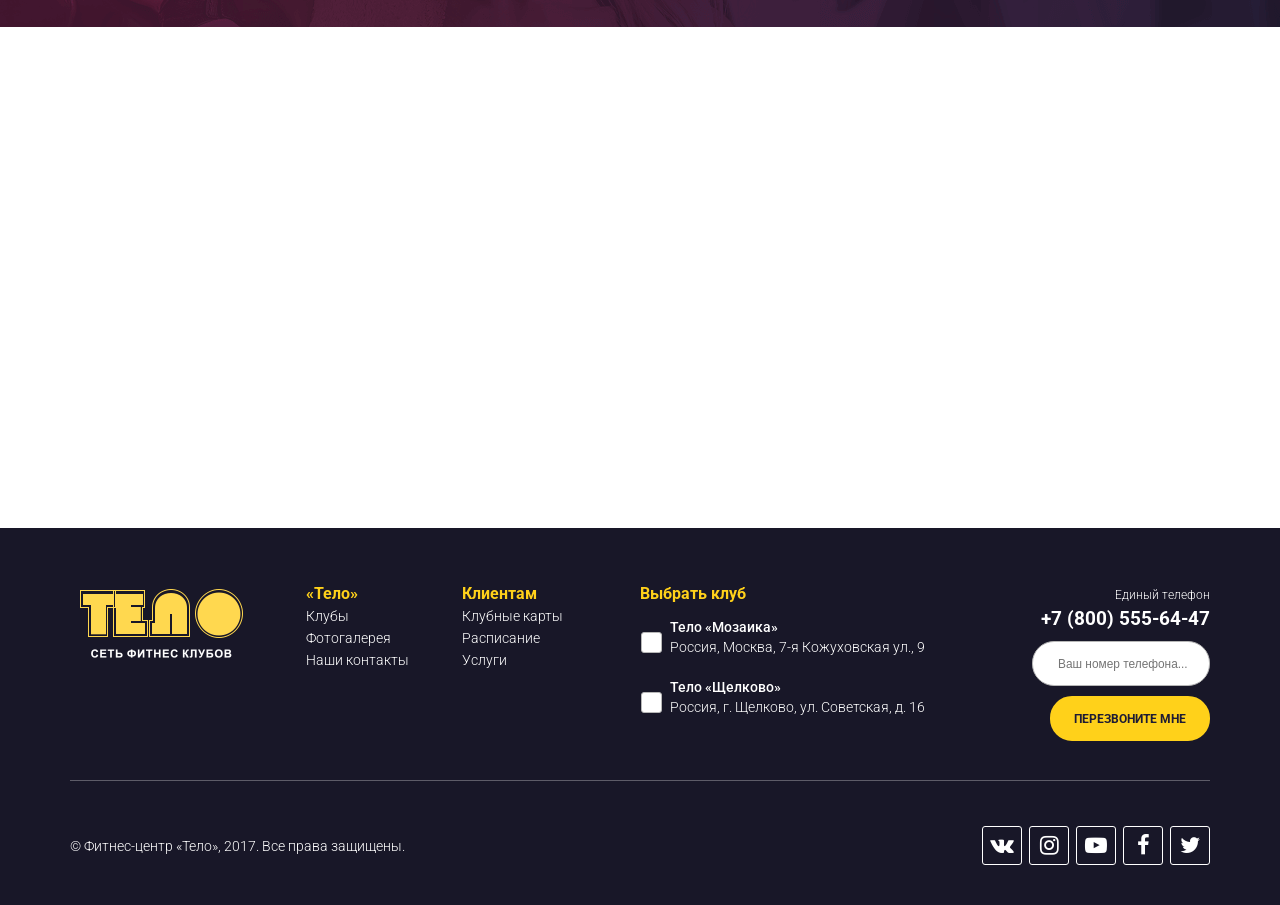
<file: Sport/schelkovo.html>
<!DOCTYPE html>
<html lang="ru" id="schelkovo">
<head>
    <meta charset="UTF-8">
    <meta http-equiv="X-UA-Compatible" content="IE=edge">
    <meta name="viewport" content="width=device-width, initial-scale=1">
    <title>Сеть фитнес клубов Тело - Мозаика</title>
    <link href="https://fonts.googleapis.com/css?family=Roboto:300,400,500,700&amp;subset=cyrillic" rel="stylesheet">
    <link rel="stylesheet" href="css/font-awesome.min.css">
    <link rel="stylesheet" href="css/style.min.css">
    <script src="https://api-maps.yandex.ru/2.1/?lang=ru_RU" type="text/javascript"></script>
    <style>
        .slide_active {
            display: inline-block !important;
        }

        #arrow_left {
            position: absolute;
            top: 180px;
            left: 0;
            background: #ffd11a;
            border: none;
            border-radius: 50%;
            height: 40px;
            width: 40px;
        }

        #arrow_right {
            position: absolute;
            top: 180px;
            right: 0;
            background: #ffd11a;
            border: none;
            border-radius: 50%;
            height: 40px;
            width: 40px;
        }
        .gallery-dots {
            position: absolute;
            bottom: 20px;
            width: 85%;
            margin: 20px auto 0;
            display: -webkit-box;
            display: -ms-flexbox;
            display: flex;
            justify-content: center;
            z-index: 5;
        }
        .dot {
            cursor: pointer;
            height: 5px;
            width: 26px;
            margin: -10px  10px 0 0;
            display: inline-block;
            -webkit-transition: background-color, -webkit-transform .4s;
            transition: background-color, transform .4s, -webkit-transform .4s;
            background-color: white;
            border-radius: 10px;

        }
        .dot_active {
            background-color: #ffd11a;
        } 
        .gallery-slider {
            position: relative;
        }
    </style>
</head>
<body>
<header class="header-main" id="header-header">
    <div class="head">
        <div class="wrapper">
            <div class="head-main">
                <div class="left">
                    <div class="logo">
                        <a href="index.html"><img src="images/logo.png" alt="Сеть фитнес клубов Тело"></a>
                    </div>
                    <div class="club-select">
                        <div class="clubs-list">
                            <p>Выбрать клуб</p>
                            <ul>
                                <li><a href="mozaika.html">Тело мозаика</a></li>
                                <li><a href="schelkovo.html">Тело щелково</a></li>
                            </ul>
                        </div>
                    </div>
                </div>
                <div class="right">
                    <div class="free-visit">
                        <img src="images/head-icon.png" alt="">
                        <p><a href="#" class="open-popup" data-popup="#free_visit_form">Записаться на <br>бесплатный
                            визит</a></p>
                    </div>
                    <div class="call">
                        <div class="our-phone">
                            <span>Звоните круглосуточно!</span>
                            <p>+7 (800) 555-64-47</p>
                        </div>
                        <button class="btn callback-btn" data-popup="#callback_form">Перезвоните мне</button>
                    </div>
                </div>
            </div>
        </div>
    </div>
    <nav class="top-menu">
        <div class="wrapper">
            <ul class="hidden-small">
                <li><a href="index.html#clubs">Клубы</a></li>
                <li class=""><a href="#services">Услуги</a></li>
                <li class=""><a href="#cards">Клубные карты</a></li>
                <li class=""><a href="#table">Расписание</a></li>
                <li class=""><a href="#gallery">Галерея</a></li>
                <li class=""><a href="#footer">Контакты</a></li>
            </ul>
            <div class="menu-button hidden-large">
                <img src="images/menu-button.png" alt="">
            </div>
        </div>
    </nav>
    <nav class="popup-menu hidden-large">
        <div class="close-menu-btn">
            <img src="images/delete.png" alt="">
        </div>
        <ul>
            <li class=""><a href="index.html#clubs">Клубы</a></li>
            <li class=""><a href="#services">Услуги</a></li>
            <li class=""><a href="#cards">Клубные карты</a></li>
            <li class=""><a href="#table">Расписание</a></li>
            <li class=""><a href="#gallery">Галерея</a></li>
            <li class=""><a href="#footer">Контакты</a></li>
        </ul>
    </nav>
    <div class="head-slider">
        <div class="wrapper">
            <div class="main-slider">
                <div class="slide">
                    <div class="slide-text">
                        <div class="offer-head">
                            <p class="top">2 круглосуточные</p>
                            <p class="middle">клубные карты</p>
                            <p class="bottom">за 33 000<span>i</span></p>
                        </div>
                        <div class="validity">
                            <p>Только до 31 августа!<br>
                                Закажите карту по телефону:</p>
                            <span>+7 (800) 555-64-47</span>
                        </div>
                    </div>
                </div>
                <div class="slide type2" style="display: none">
                    <div class="slide-text">
                        <div class="offer-head">
                            <p class="top">открытый чемпионат</p>
                            <p class="middle">по бодибилдингу</p>
                            <p class="bottom">приз 200 000<span>i</span></p>
                        </div>
                        <div class="validity">
                            <p>записаться
                                для участия:</p>
                            <span>+7 (800) 555-64-47</span>
                        </div>
                    </div>
                </div>
                <div class="slide" style="display: none">
                    <div class="slide-text">
                        <div class="offer-head">
                            <p class="top">без выходных</p>
                            <p class="middle">круглосуточно</p>
                            <p class="bottom">Бассейн</p>

                        </div>
                        <div class="validity">
                            <p> Записаться по телефону:
                            </p>
                            <span>+7 (800) 555-64-47</span>
                        </div>
                    </div>
                </div>
                <div class="slide type2 type3" style="display: none">
                    <div class="slide-text">
                        <div class="offer-head">
                            <p class="top">Круглосуточно</p>
                            <p class="middle">Тренажерный зал</p>
                            <p class="bottom">без выходных</p>
                        </div>
                        <div class="validity">
                            <p> Записаться по телефону:
                            </p>
                            <span>+7 (800) 555-64-47</span>
                        </div>
                    </div>
                </div>
                <div class="slide type2"  style="display: none">
                    <div class="slide-text">
                        <div class="offer-head">
                            <p class="top">Пробное занятие</p>
                            <p class="middle">ЙОГА / ПИЛАТЕС</p>
                            <p class="bottom">БЕСПЛАТНО</p>
                        </div>
                        <div class="validity">
                            <p>Только до 11 сентября!<br>
                                Записаться по телефону:</p>
                            <span>+7 (800) 555-64-47</span>
                        </div>
                    </div>
                </div>

            </div>
        </div>
    </div>
</header>
<div class="breadcrumbs">
    <div class="wrapper">
        <p>
            <a href="index.html">Главная</a>
            <a href="index.html#clubs">Клубы</a>
            Тело «Шелково»
        </p>
    </div>
</div>
<section id="leto-mozaika" class="about-club">
    <div class="wrapper">
        <div class="left">
            <div class="image">
                <img src="images/leto-mozaika-bg.png" alt="">
                <div class="club-head">
                    <a href="mozaika.html"><h3>Тело Щелково</h3></a>
                </div>
            </div>
        </div>
        <div class="right">
            <div class="list">
                <img src="images/about-club-icons/icon1.png" alt="">
                <div class="text">
                    <h6>«Тело» в БЦ Спиртзавод</h6>
                    г. Щелково, ул. Советская, д. 16
                </div>
            </div>
            <div class="list">
                <img src="images/about-club-icons/icon2.png" alt="">
                <div class="text">
                    <h6>Часы работы:</h6>
                    ПН-ВС: круглосуточно
                </div>
            </div>
            <div class="list">
                <img src="images/about-club-icons/icon3.png" alt="">
                <div class="text">
                    <h6>Единый телефон:</h6>
                    +7 (800) 555-64-47
                </div>
            </div>
            <div class="list">
                <img src="images/about-club-icons/icon4.png" alt="">
                <div class="text">
                    <h6>E-mail:</h6>
                    sell@letofit.ru
                </div>
            </div>
        </div>
    </div>
</section>
<div class="advantages hidden-small" id="table">
    <div class="wrapper">
        <div class="advantage">
            <div class="image"><img src="images/about-club-icons/icon5.png" alt=""></div>
            <div class="text">Общая площадь<br> 2500 м2</div>
        </div>
        <div class="advantage">
            <div class="image"><img src="images/about-club-icons/icon6.png" alt=""></div>
            <div class="text">Тренажерный зал<br> 900 м2</div>
        </div>
        <div class="advantage">
            <div class="image"><img src="images/about-club-icons/2bass.png" alt=""></div>
            <div class="text">Два бассейна</div>
        </div>
        <div class="advantage">
            <div class="image"><img src="images/about-club-icons/icon7.png" alt=""></div>
            <div class="text">Груп. программы<br> (2 зала)</div>
        </div>
        <div class="advantage">
            <div class="image"><img src="images/about-club-icons/icon8.png" alt=""></div>
            <div class="text">СПА Зона</div>
        </div>
        <div class="advantage">
            <div class="image"><img src="images/about-club-icons/icon10.png" alt=""></div>
            <div class="text">Фитнес бар</div>
        </div>
        <div class="advantage">
            <div class="image"><img src="images/about-club-icons/icon11.png" alt=""></div>
            <div class="text">Массажный<br> кабинет</div>
        </div>
        <div class="advantage">
            <div class="image"><img src="images/about-club-icons/icon9.png" alt=""></div>
            <div class="text">Кроссфит</div>
        </div>
        <div class="advantage">
            <div class="image"><img src="images/about-club-icons/sol.png" alt=""></div>
            <div class="text">Солярий</div>
        </div>
        <div class="advantage">
            <div class="image"><img src="images/about-club-icons/children.png" alt=""></div>
            <div class="text">Детские секции</div>
        </div>
    </div>
</div>
<div class="advantages-slider hidden-large">
    <div class="wrapper">
        <div id="adv-slider">
            <div class="advantage">
                <div class="image"><img src="images/about-club-icons/icon5.png" alt=""></div>
                <div class="text">Общая площадь<br> 2500 м2</div>
            </div>
            <div class="advantage">
                <div class="image"><img src="images/about-club-icons/icon6.png" alt=""></div>
                <div class="text">Тренажерный зал<br> 900 м2</div>
            </div>
            <div class="advantage">
                <div class="image"><img src="images/about-club-icons/2bass.png" alt=""></div>
                <div class="text">Два бассейна</div>
            </div>
            <div class="advantage">
                <div class="image"><img src="images/about-club-icons/icon7.png" alt=""></div>
                <div class="text">Груп. программы<br> (2 зала)</div>
            </div>
            <div class="advantage">
                <div class="image"><img src="images/about-club-icons/icon8.png" alt=""></div>
                <div class="text">СПА Зона</div>
            </div>
            <div class="advantage">
                <div class="image"><img src="images/about-club-icons/icon10.png" alt=""></div>
                <div class="text">Фитнес бар</div>
            </div>
            <div class="advantage">
                <div class="image"><img src="images/about-club-icons/icon11.png" alt=""></div>
                <div class="text">Массажный<br> кабинет</div>
            </div>
            <div class="advantage">
                <div class="image"><img src="images/about-club-icons/icon9.png" alt=""></div>
                <div class="text">Кроссфит</div>
            </div>
            <div class="advantage">
                <div class="image"><img src="images/about-club-icons/sol.png" alt=""></div>
                <div class="text">Солярий</div>
            </div>
            <div class="advantage">
                <div class="image"><img src="images/about-club-icons/children.png" alt=""></div>
                <div class="text">Детские секции</div>
            </div>
        </div>
    </div>
</div>
<section id="cards">
    <div class="wrapper">
        <h2>выбрать карту</h2>
        <form action="" id="card_order">
            <div class="cards-types">
                <input id="t1" type="radio" name="card-type" value="1s" checked>
                <label for="t1"><span class="long">1 месяц</span><br><span class="solo">- соло -</span><br><span
                        class="cost">2999<span class="rubl">i</span></span><br><span
                        class="frost">* Без заморозки</span></label>
                <input id="t2" type="radio" name="card-type" value="6s">
                <label for="t2"><span class="long">6 месяцев</span><br><span class="solo">- соло -</span><br><span
                        class="cost">14990<span class="rubl">i</span></span><br><span
                        class="frost">* Без заморозки</span></label>
                <input id="t3" type="radio" name="card-type" value="9s">
                <label for="t3"><span class="long">9 месяцев</span><br><span class="solo">- соло -</span><br><span
                        class="cost">21990<span class="rubl">i</span></span><br><span
                        class="frost">* Без заморозки</span></label>
                <input id="t4" type="radio" name="card-type" value="12d">
                <label for="t4"><span class="long">12 месяцев</span><br><span class="solo">- дневная -</span><br><span
                        class="cost">14990<span class="rubl">i</span></span><br><span
                        class="frost">* 1 месяц заморозки</span></label>
                <input id="t5" type="radio" name="card-type" value="12s">
                <label for="t5"><span class="long">12 месяцев</span><br><span class="solo">- соло -</span><br><span
                        class="cost">24990<span class="rubl">i</span></span><br><span
                        class="frost">* 1 месяц заморозки</span></label>
            </div>
            <div class="content">
                <div class="left">
                    <img src="images/mozaika-card.jpg" alt="Клубныая карта">
                </div>
                <div class="right">
                    <input type="hidden" name="form_name" value="Заказать карту">
                    <p class="input-text"><input name="name" type="text" required placeholder="Ваше имя..."></p>
                    <p class="input-text"><input type="tel" name="phone" id="callback_form-phone" required
                                                 placeholder="Ваш номер телефона..."></p>
                    <div class="form-bottom">
                        <p class="personal-data">
                            <input type="checkbox" required id="card_check"><label for="card_check">Я согласен на
                            обработку персональных данных</label>
                        </p>
                        <p class="submit">
                            <button type="submit" class="btn card-order-btn">Забронировать карту</button>
                        </p>
                    </div>
                </div>
            </div>
        </form>
    </div>
</section>
<section id="gallery">
    <h2>Фотогалерея</h2>
    <div class="gallery-bg">
        <div class="wrapper">
            <div class="gallery-slider">
                <div class="slide">
                    <img src="images/gallery/photo1.jpg" alt="">
                </div>
                <div class="slide">
                    <img src="images/gallery/photo2.jpg" alt="">
                </div>
                <div class="slide">
                    <img src="images/gallery/photo3.jpg" alt="">
                </div>
                <div class="slide">
                    <img src="images/gallery/photo4.jpg" alt="">
                </div>
                <div class="slide">
                    <img src="images/gallery/photo5.jpg" alt="">
                </div>
                <button class="slider-arrow" id="arrow_left" style="font-size: 20px;">
                    <</button> <button class="slider-arrow" id="arrow_right" style="font-size: 20px;">>
                </button>
                <ul class="gallery-dots">
                    <li class="dot dot_active"></li>
                    <li class="dot"></li>
                    <li class="dot"></li>
                    <li class="dot"></li>
                    <li class="dot"></li>
                </ul>
            </div>
        </div>
    </div>
</section>
<section id="services">
    <div class="wrapper">
        <h2>услуги наших клубов</h2>
        <div class="services-slider">
            <div class="slide">
                <img src="images/services-slider/akva.jpg" alt="Аква территория">
                <h6>Аква территория</h6>
                <p>Плавание полезно для людей абсолютно любой возрастной категории. Бассейн 5 на 6 метров.</p>
            </div>
            <div class="slide">
                <img src="images/services-slider/vesy.jpg" alt="Зона свободных весов">
                <h6>Зона свободных весов</h6>
                <p>Здесь есть всё необходимое, чтобы достичь максимальных результатов</p>
            </div>
            <div class="slide">
                <img src="images/services-slider/TRX.jpg" alt="Зона TRX">
                <h6>Зона TRX</h6>
                <p>Укрепление суставов и связок, увеличение мышечной массы, выносливости и гибкости</p>
            </div>
            <div class="slide">
                <img src="images/services-slider/kardio.jpg" alt="Кардиозона">
                <h6>Кардиозона</h6>
                <p>Эффективное снижение веса и улучшение работы сердечно-сосудистой системы</p>
            </div>
            <div class="slide">
                <img src="images/services-slider/yoga.jpg" alt="Йога">
                <h6>Йога</h6>
                <p>Йога - идеальны не только физическая форма, но и эмоциональное состояние</p>
            </div>
            <div class="slide">
                <img src="images/services-slider/akva.jpg" alt="Аква территория">
                <h6>Аква территория</h6>
                <p>Плавание полезно для людей абсолютно любой возрастной категории. Бассейн 5 на 6 метров.</p>
            </div>
            <div class="slide">
                <img src="images/services-slider/vesy.jpg" alt="Зона свободных весов">
                <h6>Зона свободных весов</h6>
                <p>Здесь есть всё необходимое, чтобы достичь максимальных результатов</p>
            </div>
            <div class="slide">
                <img src="images/services-slider/TRX.jpg" alt="Зона TRX">
                <h6>Зона TRX</h6>
                <p>Укрепление суставов и связок, увеличение мышечной массы, выносливости и гибкости</p>
            </div>
            <div class="slide">
                <img src="images/services-slider/kardio.jpg" alt="Кардиозона">
                <h6>Кардиозона</h6>
                <p>Эффективное снижение веса и улучшение работы сердечно-сосудистой системы</p>
            </div>
            <div class="slide">
                <img src="images/services-slider/yoga.jpg" alt="Йога">
                <h6>Йога</h6>
                <p>Йога - идеальны не только физическая форма, но и эмоциональное состояние</p>
            </div>
        </div>
    </div>
</section>
<section id="banner">
    <div class="wrapper">
        <h2>Записаться на бесплатный&nbsp;визит</h2>
        <div class="form-wrapper">
            <form name="banner-form" id="banner-form" action="#" method="post">
                <input type="hidden" name="form_name" value=" Записаться на визит">
                <input name="name" type="text" required placeholder="Ваше имя...">
                <input type="tel" name="phone" id="phone" required placeholder="Ваш номер телефона...">
                <button name="send" class="btn" type="submit">Записаться</button>
                <p class="personal-data">
                    <input type="checkbox" required id="check1"><label for="check1">Я согласен на обработку персональных
                    данных</label>
                </p>
            </form>

        </div>
    </div>
</section>
<section id="map">
    <script type="text/javascript" charset="utf-8" async
            src="https://api-maps.yandex.ru/services/constructor/1.0/js/?um=constructor%3A2da5145ff380de99a25f589e0d812316606a9fe201dbd205afa77d6fe27ac94f&amp;width=100%25&amp;height=500&amp;lang=ru_RU&amp;=false"></script>
</section>
<footer id="footer">
    <div class="wrapper">
        <div class="footer-top">
            <div class="left">
                <div class="footer-logo">
                    <a href="index.html"><img src="images/logo.png" alt="Сеть фитнес клубов Тело"></a>
                </div>
                <div class="about">
                    <h5>«Тело»</h5>
                    <ul>
                        <li><a href="index.html#clubs">Клубы</a></li>
                        <li><a href="#gallery">Фотогалерея</a></li>
                        <li><a href="#footer">Наши контакты</a></li>
                    </ul>
                </div>
                <div class="for-clients">
                    <h5>Клиентам</h5>
                    <ul>
                        <li><a href="#cards">Клубные карты</a></li>
                        <li><a href="#table">Расписание</a></li>
                        <li><a href="#services">Услуги</a></li>
                    </ul>
                </div>
            </div>
            <div class="right">
                <form action="#" id="footer_form">
                    <div class="content">
                        <div class="choose-club">
                            <h5>Выбрать клуб</h5>
                            <div class="club">
                                <input type="radio" id="footer_leto_mozaika" name="club-name" value="mozaika"><label
                                    for="footer_leto_mozaika">
                                <h6>Тело «Мозаика»</h6>
                                <p>Россия, Москва, 7-я Кожуховская ул.,&nbsp;9</p>
                            </label>
                            </div>
                            <div class="club">
                                <input type="radio" id="footer_leto_schelkovo" name="club-name" value="schelkovo"><label
                                    for="footer_leto_schelkovo">
                                <h6>Тело «Щелково»</h6>
                                <p>Россия, г. Щелково, ул. Советская, д.&nbsp;16</p>
                            </label>
                            </div>
                        </div>
                        <div class="call">
                            <p>Единый телефон</p>
                            <p class="tel">+7 (800) 555-64-47</p>
                            <p class="input-text"><input type="tel" name="phone" id="callback_footer_form-phone"
                                                         required="" placeholder="Ваш номер телефона..."></p>

                            <button class="btn callback-btn" type="submit" data-popup="#callback_form">Перезвоните мне
                            </button>
                        </div>
                    </div>
                </form>
            </div>
        </div>
        <div class="footer-bottom">
            <div class="left">© Фитнес-центр «Тело», 2017. Все права защищены.</div>
            <div class="right">
                <div class="socials">
                    <div class="social-icon"><a href="#"><!-- <img src="images/footer-socials-vk.png" alt=""> --><i
                            class="fa fa-vk" aria-hidden="true"></i></a></div>
                    <div class="social-icon"><a href="#"><!-- <img src="images/footer-socials-2.png" alt=""> --><i
                            class="fa fa-instagram" aria-hidden="true"></i></a></div>
                    <div class="social-icon"><a href="#"><!-- <img src="images/footer-socials-youtube.png" alt=""> --><i
                            class="fa fa-youtube-play" aria-hidden="true"></i></a></div>
                    <div class="social-icon"><a href="#">
                        <!-- <img src="images/footer-socials-facebook.png" alt=""> --><i class="fa fa-facebook"
                                                                                         aria-hidden="true"></i></a>
                    </div>
                    <div class="social-icon"><a href="#"><!-- <img src="images/footer-socials-twitter.png" alt=""> --><i
                            class="fa fa-twitter" aria-hidden="true"></i></a></div>
                </div>
            </div>
        </div>
    </div>
</footer>
<div class="wrapper">
    <a href="#header-header" id="totop"><i class="fa fa-arrow-up" aria-hidden="true"></i>
    </a>
</div>
<div class="popup" id="callback_form">
    <div class="overlay">
    </div>
    <div class="form-wrapper">
        <div class="close-form">
            <img src="images/close-icon.png" alt="close" class="close_icon">
        </div>
        <div class="form-content">
            <form name="callback-form" id="form1" action="#" method="post">
                <h4>Обратный звонок</h4>
                <input type="hidden" name="form_name" value=" Обратный звонок">
                <!--  <input type="hidden" name="club" value="<?=$_GET['club-name']?>"> -->
                <p class="input-text"><input name="name" type="text" required placeholder="Ваше имя..."></p>
                <p class="input-text"><input type="tel" name="phone" id="callback_form1-phone" required
                                             placeholder="Ваш номер телефона..."></p>
                <p class="personal-data">
                    <input type="checkbox" required id="check"><label for="check">Я согласен на обработку <br>персональных
                    данных</label>

                </p>
                <button name="send1" class="btn btn-send" type="submit">Перезвоните мне</button>
            </form>

        </div>
    </div>
</div>
<div class="popup" id="free_visit_form">
    <div class="overlay">
    </div>
    <div class="form-wrapper">
        <div class="close-form">
            <img src="images/close-icon.png" alt="close" class="close_icon">
        </div>
        <div class="form-content">
            <form name="free-visit-form" id="form2" action="#" method="post">
                <h4>Записаться на визит</h4>
                <input type="hidden" name="form_name" value=" Записаться на визит">
                <p class="input-text"><input name="name" type="text" required placeholder="Ваше имя..."></p>
                <p class="input-text"><input type="tel" name="phone" id="callback_form2-phone" required
                                             placeholder="Ваш номер телефона..."></p>
                <p class="personal-data">
                    <input type="checkbox" required id="check2"><label for="check2">Я согласен на обработку <br>персональных
                    данных</label>

                </p>
                <button name="send1" class="btn btn-send" type="submit">записаться</button>
            </form>

        </div>
    </div>
</div>
<div class="popup" id="thanks">
    <div class="overlay">
    </div>
    <div class="form-wrapper">
        <div class="close-form">
            <img src="images/close-icon.png" alt="close" class="close_icon">
        </div>
        <div class="form-content">
            <h4>Спасибо!</h4>
            <p>Ваша заявка отправлена. <br> Мы свяжемся с вами в ближайшее время.</p>
            <button class="btn close-btn">OK</button>
        </div>
    </div>
</div>
<script src="./dist/main.js"></script>
</body>
</html>
</file>
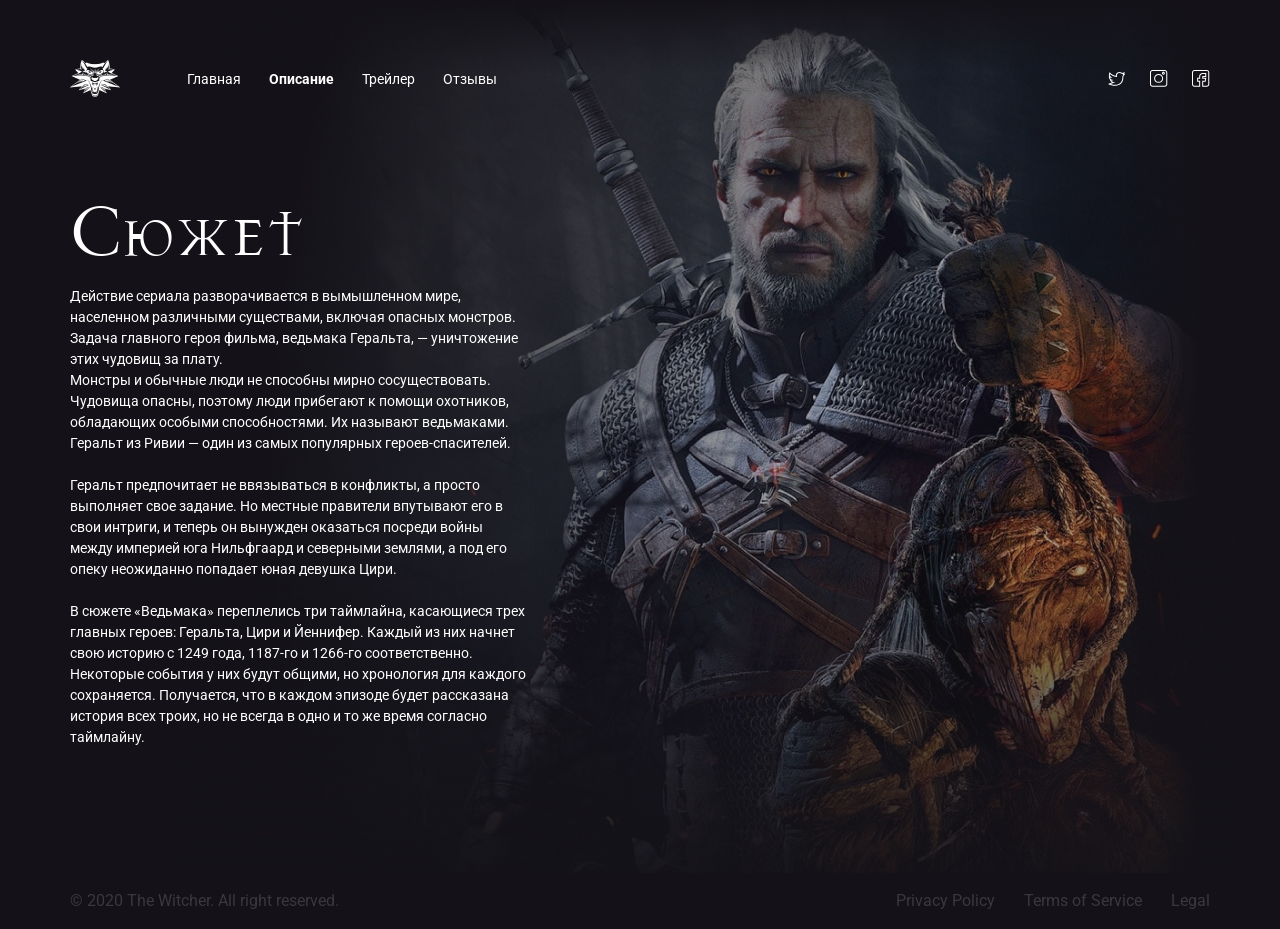
<file: TheWitcher/description.html>
<!DOCTYPE html>
<html lang="ru">
<head>
    <meta charset="UTF-8">
    <meta name="viewport" content="width=device-width, initial-scale=1.0">
    <meta http-equiv="X-UA-Compatible" content="ie=edge">
    <title>Ведьмак</title>
    <link href="https://fonts.googleapis.com/css?family=Roboto:400,700&display=swap&subset=cyrillic" rel="stylesheet">
    <link rel="stylesheet" href="css/reset.css">
    <link rel="stylesheet" href="css/swiper.min.css">
    <link rel="shortcut icon" href="img/favicon.png" type="image/png">
    <link rel="stylesheet" href="css/jquery.fancybox.min.css">
    <link rel="stylesheet" href="css/animate.css">
    <link rel="stylesheet" href="css/style.css">
</head>
<body>
    <header>
        <div class="container">
            <div class="header">
                <a href="index.html"><img src="img/logo.png" alt="логотип Ведьмак" class="logo">
                </a>
                <nav class="menu-list">
                    <a href="index.html" class="menu-link">Главная</a>
                    <a href="description.html" class="menu-link menu-link_active">Описание</a>
                    <a href="trailer.html" class="menu-link">Трейлер</a>
                    <a href="reviews.html" class="menu-link">Отзывы</a>
                </nav>
                <div class="social">
                    <a href="https://twitter.com/" class="social-link"><img src="img/social/twitter.svg" alt="twitter"></a>
                    <a href="https://instagram.com" class="social-link"><img src="img/social/instagram.svg" alt="instagram"></a>
                    <a href="https://twitter.com/" class="social-link"><img src="img/social/facebook.svg" alt="facebook"></a>
                </div>
            </div>
            <!-- /.header -->
        </div>
        <div class="menu-btn"></div>
        <!-- /.container -->
    </header>
    
    <main>
        <div class="container">
            <div class="main-content">
                <div class="content">
                    <h1 class="main-title">Сюжет</h1>
                    <p class="main-desc">
                        Действие сериала разворачивается в вымышленном мире, населенном различными существами, 
                        включая опасных монстров. Задача главного героя фильма, ведьмака Геральта, — уничтожение этих чудовищ за плату. <br>
                        Монстры и обычные люди не способны мирно сосуществовать. Чудовища опасны, поэтому люди прибегают к помощи охотников, 
                        обладающих особыми способностями. Их называют ведьмаками. Геральт из Ривии — один из самых популярных героев-спасителей.<br><br>
                        Геральт предпочитает не ввязываться в конфликты, а просто выполняет свое задание. Но местные правители впутывают его в свои интриги, 
                        и теперь он вынужден оказаться посреди войны между империей юга Нильфгаард и северными землями, а под его опеку неожиданно попадает
                        юная девушка Цири. <br><br>
                        В сюжете «Ведьмака» переплелись три таймлайна, касающиеся трех главных героев: Геральта, Цири и Йеннифер. Каждый из 
                        них начнет свою историю с 1249 года, 1187-го и 1266-го соответственно. Некоторые события у них будут общими, но хронология для каждого 
                        сохраняется. Получается, что в каждом эпизоде будет рассказана история всех троих, но не всегда в одно и то же время согласно таймлайну.
                    </p>
                </div>
                
            </div>

        </div>
    </main>
    <footer class="footer">
        <div class="container">
            <div class="footer-content">
                <div class="left">
                    <span class="footer-copyright">© 2020 The Witcher. All right reserved.</span>
                </div>
                <div class="right">
                    <nav class="footer-menu">
                        <a href="#" class="footer-link">Privacy Policy</a>
                        <a href="#" class="footer-link">Terms of Service</a>
                        <a href="#" class="footer-link">Legal</a>
                    </nav>
                </div>
            </div>
        </div>
        <footer>
        <script src="js/swiper.min.js"></script>
        <script src="js/jquery.js"></script>
        <script src="js/main.js"></script>
</body>
</html>
</file>
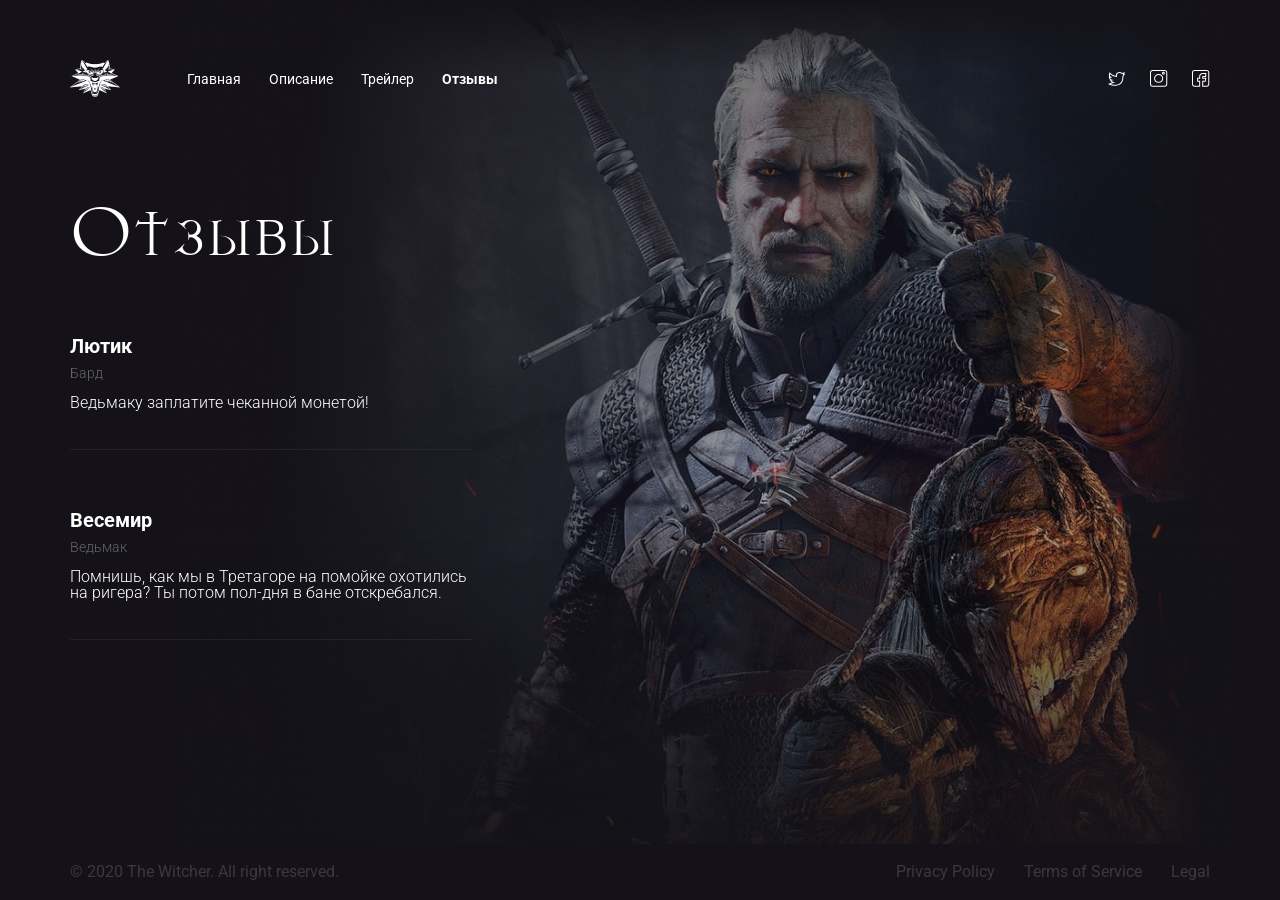
<file: TheWitcher/reviews.html>
<!DOCTYPE html>
<html lang="ru">
<head>
    <meta charset="UTF-8">
    <meta name="viewport" content="width=device-width, initial-scale=1.0">
    <meta http-equiv="X-UA-Compatible" content="ie=edge">
    <title>Ведьмак</title>
    <link href="https://fonts.googleapis.com/css?family=Roboto:400,700&display=swap&subset=cyrillic" rel="stylesheet">
    <link rel="stylesheet" href="css/reset.css">
    <link rel="stylesheet" href="css/swiper.min.css">
    <link rel="shortcut icon" href="img/favicon.png" type="image/png">
    <link rel="stylesheet" href="css/jquery.fancybox.min.css">
    <link rel="stylesheet" href="css/animate.css">
    <link rel="stylesheet" href="css/style.css">
</head>
<body>
    <header>
        <div class="container">
            <div class="header">
                <a href="index.html"><img src="img/logo.png" alt="логотип Ведьмак" class="logo">
                </a>
                <nav class="menu-list">
                    <a href="index.html" class="menu-link">Главная</a>
                    <a href="description.html" class="menu-link">Описание</a>
                    <a href="trailer.html" class="menu-link">Трейлер</a>
                    <a href="reviews.html" class="menu-link menu-link_active">Отзывы</a>
                </nav>
                <div class="social">
                    <a href="https://twitter.com/" class="social-link"><img src="img/social/twitter.svg" alt="twitter"></a>
                    <a href="https://instagram.com" class="social-link"><img src="img/social/instagram.svg" alt="instagram"></a>
                    <a href="https://twitter.com/" class="social-link"><img src="img/social/facebook.svg" alt="facebook"></a>
                </div>
            </div>
            <!-- /.header -->
        </div>
        <div class="menu-btn"></div>
        <!-- /.container -->
    </header>
    
    <main>
        <div class="container">
            <div class="main-content">
                <div class="content">
                    <h1 class="main-title">Отзывы</h1>
                    <div class="reviews__wrapper">
                        <blockquote class="reviews__items">
                            <div class="reviews__text">
                                <div class="reviews__name">Лютик</div>
                                <div class="reviews__subtitle">Бард</div>
                                <p class="reviews__descr">
                                    Ведьмаку заплатите чеканной монетой!
                                </p>
                            </div>
                        </blockquote>
                        <hr>
                    </div>
                    <div class="reviews__wrapper">
                        <blockquote class="reviews__items">
                            <div class="reviews__text">
                                <div class="reviews__name">Весемир</div>
                                <div class="reviews__subtitle">Ведьмак</div>
                                <p class="reviews__descr">
                                    Помнишь, как мы в Третагоре на помойке охотились на ригера? Ты потом пол-дня в бане отскребался.
                                </p>
                            </div>
                        </blockquote>
                        <hr>
                    </div>
                </div>
            </div>
        </div>
    </main>
    <footer class="footer">
        <div class="container">
            <div class="footer-content">
                <div class="left">
                    <span class="footer-copyright">© 2020 The Witcher. All right reserved.</span>
                </div>
                <div class="right">
                    <nav class="footer-menu">
                        <a href="#" class="footer-link">Privacy Policy</a>
                        <a href="#" class="footer-link">Terms of Service</a>
                        <a href="#" class="footer-link">Legal</a>
                    </nav>
                </div>
            </div>
        </div>
        <footer>
        <script src="js/swiper.min.js"></script>
        <script src="js/jquery.js"></script>
        <script src="js/main.js"></script>
</body>
</html>
</file>
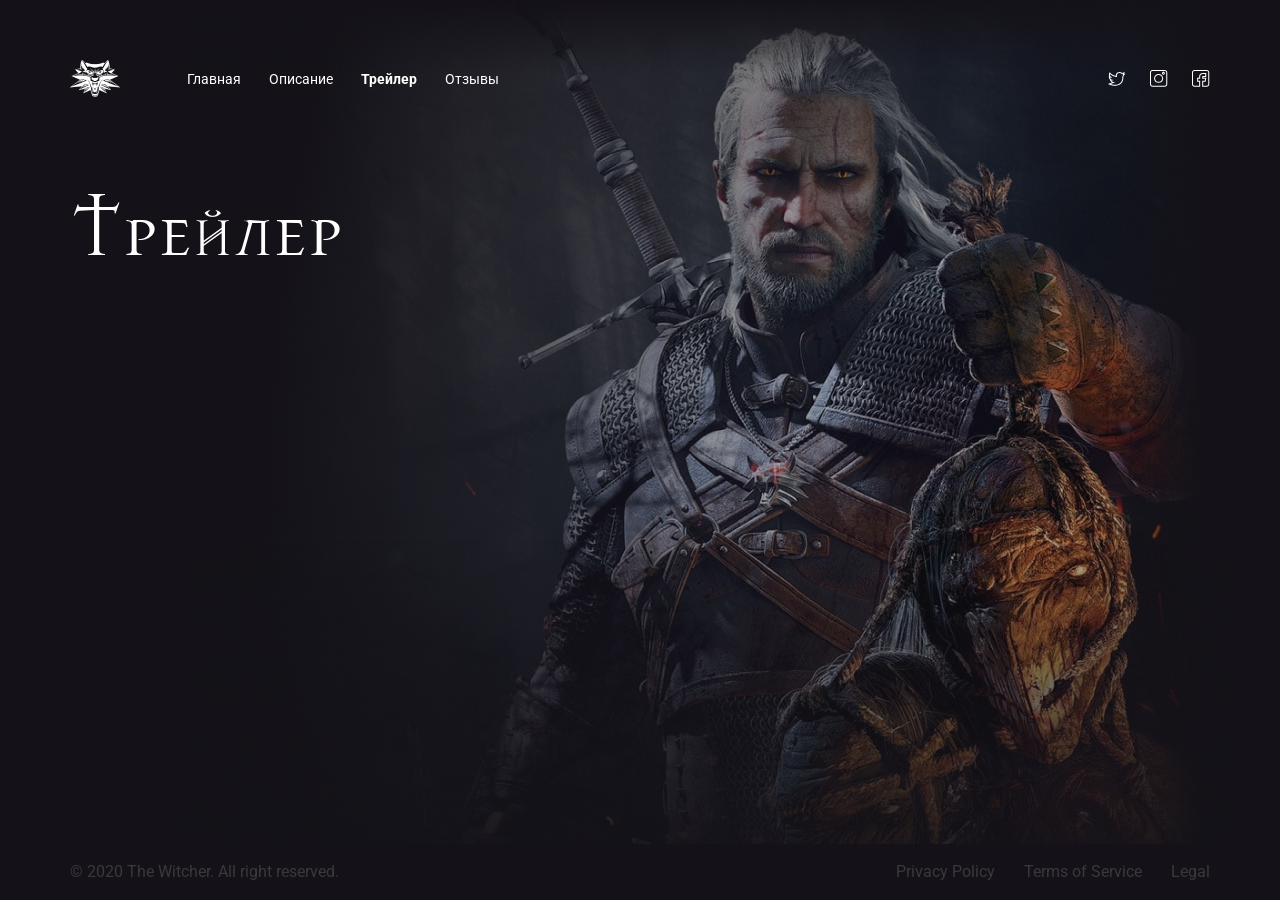
<file: TheWitcher/trailer.html>
<!DOCTYPE html>
<html lang="ru">
<head>
    <meta charset="UTF-8">
    <meta name="viewport" content="width=device-width, initial-scale=1.0">
    <meta http-equiv="X-UA-Compatible" content="ie=edge">
    <title>Ведьмак</title>
    <link href="https://fonts.googleapis.com/css?family=Roboto:400,700&display=swap&subset=cyrillic" rel="stylesheet">
    <link rel="stylesheet" href="css/reset.css">
    <link rel="stylesheet" href="css/swiper.min.css">
    <link rel="shortcut icon" href="img/favicon.png" type="image/png">
    <link rel="stylesheet" href="css/jquery.fancybox.min.css">
    <link rel="stylesheet" href="css/animate.css">
    <link rel="stylesheet" href="css/style.css">
</head>
<body>
    <header>
        <div class="container">
            <div class="header">
                <a href="index.html"><img src="img/logo.png" alt="логотип Ведьмак" class="logo">
                </a>
                <nav class="menu-list">
                    <a href="index.html" class="menu-link">Главная</a>
                    <a href="description.html" class="menu-link">Описание</a>
                    <a href="trailer.html" class="menu-link  menu-link_active">Трейлер</a>
                    <a href="reviews.html" class="menu-link">Отзывы</a>
                </nav>
                <div class="social">
                    <a href="https://twitter.com/" class="social-link"><img src="img/social/twitter.svg" alt="twitter"></a>
                    <a href="https://instagram.com" class="social-link"><img src="img/social/instagram.svg" alt="instagram"></a>
                    <a href="https://twitter.com/" class="social-link"><img src="img/social/facebook.svg" alt="facebook"></a>
                </div>
            </div>
            <!-- /.header -->
        </div>
        <div class="menu-btn"></div>
        <!-- /.container -->
    </header>
    
    <main>
        <div class="container">
            <div class="main-content">
                <div class="content">
                    <h1 class="main-title">Трейлер</h1>
                    <iframe width="560" height="415" src="https://www.youtube.com/embed/ndl1W4ltcmg" frameborder="0" allow="accelerometer; autoplay; encrypted-media; gyroscope; picture-in-picture" allowfullscreen></iframe>
                </div>
            </div>
        </div>
    </main>
    <footer class="footer">
        <div class="container">
            <div class="footer-content">
                <div class="left">
                    <span class="footer-copyright">© 2020 The Witcher. All right reserved.</span>
                </div>
                <div class="right">
                    <nav class="footer-menu">
                        <a href="#" class="footer-link">Privacy Policy</a>
                        <a href="#" class="footer-link">Terms of Service</a>
                        <a href="#" class="footer-link">Legal</a>
                    </nav>
                </div>
            </div>
        </div>
        <footer>
        <script src="js/swiper.min.js"></script>
        <script src="js/jquery.js"></script>
        <script src="js/main.js"></script>
</body>
</html>
</file>
<file: TheWitcher/css/style.css>
@font-face {
    font-family: 'MasonChronicles';
    src: url('../fonts/MasonChronicles.woff') format('woff'),
         url('../fonts/MasonChronicles.woff2') format('woff2');
    font-weight: normal;
    font-style: normal;
  }
  
body {
    background-color: #141218;
    font-family: 'roboto', sans-serif;
    font-weight: normal;
    font-style: normal;
    color: #FFFFFF;
    min-height: 100vh;
    display: flex;
    flex-direction: column;
    justify-content: space-between;
    background-image: url(../img/background.jpg);
    background-repeat: no-repeat;
    background-position: top right 20%;
}
.container {
    width: 95%;
    max-width: 1140px;
    margin: auto;
}
.header {
    display: flex;
    align-items: center;
    justify-content: space-between;
    padding-top: 60px;
    margin-bottom: 90px;
}
.menu-list {
    margin-right: auto;
    margin-left: 67px;
}
.menu-link {
    font-size: 14px;
    line-height: 16px;
    color: #FFFFFF;
    text-decoration: none;
    margin-right: 24px;
}
.menu-link_active {
    color: #FFFFFF;
    font-weight: bold;
}
.social-link {
    margin-left: 20px;
    text-decoration: none;
}
.genre {
    font-size: 14px;
    line-height: 16px;
    display: block;
    margin-bottom: 16px;
    animation-delay: 0.1s;
}
.rating {
    display: flex;
    align-items: center;
    margin-bottom: 10px;
    animation-delay: 0.3s;
}
.raiting-number {
    font-size: 12px;
    line-height: 14px;
    margin-left: 9px;
}
.main-content {
    display: flex;
    align-items: center;
    margin-bottom: 85px;
}
.main-title {
    font-family: 'MasonChronicles', serif;
    font-size: 76px;
    line-height: 89px;
    margin-bottom: 10px;
    animation-delay: 0.5s;
}
.main-desc {
    max-width: 458px;
    font-size: 14px;
    line-height: 150%;
    margin-bottom: 40px;
    animation-delay: 0.7s;
}
.button {
    display: inline-block;
    background: #9D2929;
    border-radius: 8px;
    border: none;
    color: #FFFFFF;
    padding: 22px 72px;
    text-decoration: none;
    animation-delay: 1s;
}
.button:active {
    color: #fff;
}
.play {
    display: flex;
    background: #9D2929;
    width: 100px;
    height: 100px;
    border-radius: 50%;
    border: none;
    position: relative;
    margin: auto;
    align-items: center;
    justify-content: center;
}
.play-img {
    position: relative;
    transform: translate(5px);
}
.play:before {
    content: '';
    width: 132px;
    height: 132px;
    background: #9D2929;
    opacity: 0.5;
    position: absolute;
    border-radius: 50%;
    left: -16px;
    top: -16px;
    animation: pulse 0.8s ease-in-out 1s infinite;
}

/* slider */
.card {
    width: 164px;
    height: 113px;
    border-radius: 8px;
    display: flex;
    flex-direction: column;
    justify-content: flex-end;
    padding: 13px;
    margin-right: 30px;
}
.card-sub {
    font-size: 10px;
    line-height: 12px;
    margin-bottom: 2px;
}
.card-title {
    font-size: 14px;
    line-height: 16px;
    font-weight: bold;
}
.series {
    display: flex;
    align-items: center;
    margin-bottom: 60px;
    position: relative;
    max-width: 420px;
}
.series-1 {
    background: linear-gradient(180deg, rgba(20, 18, 24, 0.5) 0%, #2D2D2D 100%), url(../img/series/s1.jpg) no-repeat center/cover;
}
.series-2 {
    background: linear-gradient(180deg, rgba(20, 18, 24, 0.5) 0%, #2D2D2D 100%), url(../img/series/s2.jpg) no-repeat center/cover;
}
.arrow {
    width: 32px;
    height: 23px;
    border: none;
    background: url(../img/arrow.svg) no-repeat center;
    position: absolute;
    top: 50%;
    right: -35px;
}
.swiper-container {
    max-width: 420px;
    margin-left: 0;
}
/* footer */

.footer {
    background: #141218;
    padding: 20px 0;
    margin-top: auto;
}
.footer-content {
    display: flex;
    justify-content: space-between;
    align-items: center;
}
.footer-link {
    text-decoration: none;
    color: #3a383d;
    margin-left: 25px;
}
.footer-copyright {
    color: #3a383d;
}



.popup-fade {
	display: none;
}
.popup-fade:before {
	content: '';
	background: #000;
	position: fixed; 
	left: 0;
	top: 0;
	width: 100%; 
	height: 100%;
	opacity: 0.7;
	z-index: 9999;
}
.popup {
	position: fixed;
	top: 15%;
	left: 33%;
	padding: 20px;
	width: 360px;
	margin-left: -200px;	
	border-radius: 4px; 
	z-index: 99999;
	opacity: 1;	
}
.popup-close {
	position: absolute;
	top: 10px;
	right: 10px;
}

.menu-btn {
    display: none;
}

.reviews__items {
    margin-top: 60px;
}
.reviews__name {
    color: #fff;
    font-size: 20px;
    font-weight: 700;
    margin-bottom: 10px;
}
.reviews__subtitle {
    color: #646464;
    font-size: 14px;
    font-weight: 300;
    margin-bottom: 15px;
}
.reviews__descr {
    color: #fff;
    font-size: 16px;
    font-weight: 300;
    width: 400px;
}
.content hr {
    width: 400px;
    margin-top: 38px;
    border-bottom: none;
    opacity: 0.1;
}

/* Responsive */

@media (max-width: 760px) {
    .play {
        display: none;
    }
    .footer-content {
        flex-direction: column;
        align-items: flex-start;
    }
    .footer-copyright {
        display: block;
        margin-bottom: 8px;
    }
    .footer-link:first-child {
        margin-left: 0;
    }
}

@media (max-width: 540px) {
    .menu-btn {
        display: block;
        position: absolute;
        top: 40px;
        right: 35px;
        width: 30px;
        height: 2px;
        background: #fff;
        border: none;
        cursor: pointer;
	z-index: 2;
    }
    .menu-btn:before {
        content:'';
        display: block;
        position: absolute;
        top: 0;
        left: 0;
        width: 30px;
        height: 2px;
        background: #fff;
        margin-top: -7px;
        transition: transform 0.3s;
    }
    .menu-btn:after {
        content:'';
        display: block;
        position: absolute;
        top: 0;
        left: 0;
        width: 30px;
        height: 2px;
        background: #fff;
        margin-top: 7px;
        transition: transform 0.3s;
    }
    .menu-btn-active {
        height: 0;
    }
    .menu-btn-active:before {
        transform: rotate(45deg);
        margin-top: 0;
    }
    .menu-btn-active:after {
        transform: rotate(-45deg);
        margin-top: 0;
    }
    .header {
        display: none;
        flex-direction: column;
        position: absolute;
        right: 0;
        top: 0;
        background-color: #9d2929;
        width: 250px;
        padding-bottom: 40px;
	z-index: 1;
    }
    .header-active {
        display: flex;
    }
    .menu-list {
        margin: auto;
        order: 2;
        display: flex;
        flex-direction: column;
        align-items: center;
    }
    .menu-link {
        margin-right: 0;
        margin-bottom: 17px;
    }
    .social {
        order: 1;
        margin-bottom: 22px;
    }
    .social-link:first-child {
        margin-left: 0;
    }
    .logo {
        margin-bottom: 25px;
    }
    .swiper-container {
        width: 80%;
    }
    .main-content {
        margin-top: 196px;
    }
    .main-title {
        font-size: 56px;
    }
    .series {
        width: 75%;
    }
    iframe {
        width: 300px;
        height: 300px;
    }
    .reviews__subtitle {
        color: white;
    }
    .reviews__descr {
        width: 80%;
    }
}
</file>
<file: modeling/css/style.min.css>
@font-face{font-family:Roboto;src:url(../fonts/Roboto-Light.eot);src:url(../fonts/Roboto-Light.eot?#iefix) format("embedded-opentype"),url(../fonts/Roboto-Light.woff2) format("woff2"),url(../fonts/Roboto-Light.woff) format("woff"),url(../fonts/Roboto-Light.ttf) format("truetype"),url(../fonts/Roboto-Light.svg#Roboto-Light) format("svg");font-weight:300;font-style:normal;font-display:swap}@font-face{font-family:Roboto;src:url(../fonts/Roboto-Regular.eot);src:url(../fonts/Roboto-Regular.eot?#iefix) format("embedded-opentype"),url(../fonts/Roboto-Regular.woff2) format("woff2"),url(../fonts/Roboto-Regular.woff) format("woff"),url(../fonts/Roboto-Regular.ttf) format("truetype"),url(../fonts/Roboto-Regular.svg#Roboto-Regular) format("svg");font-weight:400;font-style:normal;font-display:swap}@font-face{font-family:Roboto;src:url(../fonts/Roboto-Medium.eot);src:url(../fonts/Roboto-Medium.eot?#iefix) format("embedded-opentype"),url(../fonts/Roboto-Medium.woff2) format("woff2"),url(../fonts/Roboto-Medium.woff) format("woff"),url(../fonts/Roboto-Medium.ttf) format("truetype"),url(../fonts/Roboto-Medium.svg#Roboto-Medium) format("svg");font-weight:500;font-style:normal;font-display:swap}@font-face{font-family:Roboto;src:url(../fonts/Roboto-Bold.eot);src:url(../fonts/Roboto-Bold.eot?#iefix) format("embedded-opentype"),url(../fonts/Roboto-Bold.woff2) format("woff2"),url(../fonts/Roboto-Bold.woff) format("woff"),url(../fonts/Roboto-Bold.ttf) format("truetype"),url(../fonts/Roboto-Bold.svg#Roboto-Bold) format("svg");font-weight:700;font-style:normal;font-display:swap}html{font-size:10px}.flex{display:-webkit-box;display:-ms-flexbox;display:flex;-ms-flex-wrap:wrap;flex-wrap:wrap}img{max-width:100%}body{font-family:Roboto,sans-serif;font-weight:400;text-align:center;font-size:1.8rem}body .container{max-width:1140px}body .btn.active.focus,body .btn.active:focus,body .btn.focus,body .btn:active.focus,body .btn:active:focus,body .btn:focus{outline:0}body a:focus,body button:active,body button:focus,body input:focus,body textarea:focus{outline:0}body .menu:hover{cursor:pointer}body menu{position:fixed;width:50%;height:100vh;background-color:#000;opacity:.9;left:0;margin:0;top:0;z-index:99;display:-webkit-box;display:-ms-flexbox;display:flex;-webkit-box-align:center;-ms-flex-align:center;align-items:center;-webkit-box-pack:center;-ms-flex-pack:center;justify-content:center;-webkit-transform:translateX(-100%);transform:translateX(-100%)}body .active-menu{-webkit-transition:1s;transition:1s;-webkit-transform:translateX(100%);transform:translateX(100%)}body ul{list-style:none;padding:0;margin:0;line-height:3}body li a{font-size:2rem;color:#fff}body a:hover{text-decoration:none;color:#19b5fe}body p{font-weight:300;margin:0}body .close-btn{position:fixed;top:30px;left:30px;font-size:3rem;-webkit-transition:.2s;transition:.2s;-webkit-transform-origin:50% 53%;transform-origin:50% 53%;display:block;line-height:3rem;text-align:center;width:3rem;height:3rem;color:#19b5fe}body .close-btn:hover{-webkit-transform:rotate(180deg);transform:rotate(180deg)}body .underline{display:inline-block;border-bottom:1px solid #19b5fe;width:38rem;margin-bottom:3rem}body h1{font-size:4.8rem;font-family:Roboto,sans-serif;font-weight:700;letter-spacing:.1px;line-height:.9}body h2{font-size:3.6rem;font-weight:300;margin-bottom:2rem}body .description{font-size:2.5rem}body small{font-size:1.2rem}body .main-form input{width:29rem;height:5rem;border-radius:5rem;font-size:1.3rem;border:none;padding-left:2.7rem;color:#000}body .form-btn{display:block;font-size:1.6rem;color:#fff;font-family:Roboto,sans-serif;font-weight:500;background-color:#19b5fe;border-radius:5rem;width:23rem;height:6rem;margin-top:20px}body .btn.focus,body .btn:focus,body .btn:hover{color:#fff}body button:hover{background-color:#ade4f4}main{padding-top:1rem;padding-bottom:2.6rem;background:url(../images/main-bg.jpg) center/cover no-repeat fixed;color:#fff}main h2{font-family:Roboto,sans-serif;font-weight:700}main header{text-align:left;padding-top:3rem;padding-bottom:3rem}main header .menu{text-align:center}main header .menu small{text-transform:uppercase}main header .logo-img{max-width:100%}main header .phone-media{text-align:left;display:-webkit-box;display:-ms-flexbox;display:flex;-webkit-box-align:center;-ms-flex-align:center;align-items:center}main header .phone-media .media-object{margin-top:8px;margin-right:10px}main header .phone-media .media-body small{font-size:1.15rem}main header .phone-media .phone{font-family:Roboto,sans-serif;font-weight:400;font-size:2rem}main header .main-header{margin-bottom:2rem}main .timer{margin-top:3rem;margin-bottom:6rem}main .timer-action,main .timer-title{font-weight:300}main .timer-title{font-size:2.2rem}main .timer-action{margin-top:3rem}main .timer-numbers{font-size:6rem}main .main-form-input{display:inline-block;width:96rem;height:8rem;border:1px solid #fefefe}main .main-form-input input{-webkit-transform:translateY(-3rem);transform:translateY(-3rem)}main .main-form .form-btn{display:inline-block;text-align:center;-webkit-transform:translateY(-4rem);transform:translateY(-4rem)}main a{display:inline-block;margin:3rem auto;-webkit-transition:1s;transition:1s}.service{background-color:#f2f8f9;padding:5rem}.service-header{border:1px solid #19b5fe;border-radius:3rem;margin-bottom:3rem;display:-webkit-box;display:-ms-flexbox;display:flex;-ms-flex-wrap:wrap;flex-wrap:wrap;-webkit-box-pack:justify;-ms-flex-pack:justify;justify-content:space-between}.service-header-tab{-webkit-box-flex:1;-ms-flex-positive:1;flex-grow:1;height:auto;text-transform:uppercase;vertical-align:middle;padding:.5rem 1rem;cursor:pointer;margin:0;font-weight:400;color:#19b5fe;font-size:2rem}.service-header-tab.active{background-color:#19b5fe;border-radius:3rem;color:#fff!important}.service-header-tab span{font-weight:700}.service .description{font-weight:300;color:#19b5fe}.service .service-outer{text-align:left}.service .service-inner{padding:14% 0 0}.service img{width:100%}.portfolio{padding:5rem 0}.portfolio-content{position:relative;height:775px;margin:0 auto;display:block}@media (max-width:1024px){.portfolio-content{height:650px}}.portfolio-item{position:absolute;top:50%;left:50%;-webkit-transform:translate(-50%,-50%);transform:translate(-50%,-50%);width:100%;opacity:0;-webkit-transition:opacity .5s;transition:opacity .5s}.portfolio-item img{height:auto;width:100%;position:absolute;top:50%;left:50%;-webkit-transform:translate(-50%,-50%);transform:translate(-50%,-50%)}.portfolio-item-active{opacity:1;-webkit-transition:opacity .5s;transition:opacity .5s}.portfolio-btn{position:absolute;cursor:pointer;top:50%;z-index:5;width:50px;height:50px;background-color:rgba(0,0,0,.5);background-repeat:no-repeat;background-size:34px;border-radius:50%;-webkit-transition:background-color .2s;transition:background-color .2s}.portfolio-btn.prev{left:20px;background-image:url(../images/icons/left-arrow.svg);background-position:25% 50%}.portfolio-btn.next{right:20px;background-image:url(../images/icons/right-arrow.svg);background-position:75% 50%}.portfolio-btn:hover{background-color:rgba(0,0,0,.8);-webkit-transition:background-color .2s;transition:background-color .2s}.portfolio-dots{position:absolute;bottom:20px;width:100%;margin:20px auto 0;display:-webkit-box;display:-ms-flexbox;display:flex;-webkit-box-pack:center;-ms-flex-pack:center;justify-content:center;z-index:5}.portfolio-dots .dot{cursor:pointer;height:16px;width:16px;margin:0 10px;border-radius:50%;border:solid #fff;display:inline-block;-webkit-transition:background-color,-webkit-transform .4s;transition:background-color,transform .4s,-webkit-transform .4s}.portfolio-dots .dot-active{background-color:#19b5fe;-webkit-transform:scale(1.2);transform:scale(1.2)}.portfolio-dots .dot:hover{background-color:#53c6fe;-webkit-transform:scale(1.2);transform:scale(1.2)}.prove{padding:5rem;background-color:#f2f8f9}.prove img{border-bottom:1px solid #19b5fe;padding-bottom:1rem}.companies{padding:5rem}.companies .companies-hor{width:100%;margin-bottom:6.4rem}.companies .companies-hor-item{margin:0 1.2rem;display:inline-block;height:140px}.companies img{vertical-align:middle}.command{background-color:#f2f8f9;padding:5.5rem}.command p{margin-bottom:5rem}.command .description{font-weight:300;color:#19b5fe}.command .quote{position:relative}.command .quote .description{font-size:3rem;color:#000}.command .quote p{margin-bottom:0}.command .quote span{display:inline-block;margin-top:1rem;font-family:Roboto,sans-serif;font-weight:700}.command .quote .cov-left{position:absolute;top:-.5rem;left:1.5rem}.command .quote .cov-right{position:absolute;bottom:-.5rem;right:1rem}.command img{margin-bottom:1rem}.command__photo{width:225px;border-radius:50%}.calc{padding:5rem;background-color:#f2f8f9}.calc img{margin:auto;width:100%}.calc-block{display:-webkit-box;display:-ms-flexbox;display:flex;-ms-flex-wrap:wrap;flex-wrap:wrap;-ms-flex-pack:distribute;justify-content:space-around;margin:auto}.calc-item{-ms-flex-preferred-size:48%;flex-basis:48%;min-width:200px;height:47px;border-radius:1rem;border:1px solid #19b5fe;margin:15px 0;color:#464646;font-size:13px;font-weight:400;padding-left:18px;outline:transparent}.calc-total{border-bottom:1px solid #000;-ms-flex-preferred-size:48%;flex-basis:48%;color:#19b5fe;font-size:18px;text-align:left;padding:0 15px;line-height:26px;min-width:200px}.calc-total span{float:right;font-size:20px;font-weight:700}.calc-mini{margin:34px auto 0;color:#19b5fe;font-size:12px;font-weight:400;max-width:435px}.calc input[type=number]{-moz-appearance:textfield}.calc input[type=number]:focus,.calc input[type=number]:hover{-moz-appearance:number-input}.calc input[type=number]::-webkit-inner-spin-button,.calc input[type=number]::-webkit-outer-spin-button{-webkit-appearance:none;margin:0}.connect{padding-top:5rem;padding-bottom:5rem;background-image:url(../images/connect/connect-bg.jpg);background-attachment:fixed;background-position:center;color:#fff}.connect .row{margin-left:0;margin-right:0}.connect .form-btn{margin:auto}.connect .description{font-weight:300;margin-top:-2rem;margin-bottom:4rem}.connect .underline{border-bottom:1px solid #fff}.connect .footer-form .top-form{width:100%;height:4.9rem;border-radius:.7rem;font-size:1.3rem;border:none;padding-left:1.7rem;color:#000}.connect .footer-form .mess{width:100%;border-radius:1rem;font-size:1.3rem;border:none;padding-top:1rem;padding-left:1.7rem;padding-bottom:6rem;color:#000;margin-top:2rem;margin-bottom:2rem;height:10rem}.connect-adress{text-align:left}.connect-adress img,.connect-adress p{display:inline-block}.connect-adress img{border:1px solid #fff;border-radius:3px;padding:5px;margin-right:1rem}.connect p{text-align:left}footer{background-color:#24241f;padding:5rem;text-align:left;color:#fff}footer a{font-weight:300;color:#fff}footer a img{text-align:center;border:1px solid #fff;border-radius:3px;padding:.5rem;height:3rem;width:3rem}footer .line{margin:3rem auto;border-bottom:1px solid #fff}footer .web{text-align:right}.popup{display:none;position:fixed;left:0;top:0;bottom:0;width:100%;height:100%;z-index:9;background-color:rgba(0,0,0,.5)}.popup .main-form input{display:block;left:0;width:100%;margin-right:0;margin-top:1.5rem}.popup h3{color:#fff}.popup .popup-content{position:fixed;text-align:center;width:40rem;left:50%;top:10%;-webkit-transform:translateX(-50px);transform:translateX(-50%);padding:2rem 6rem;background-color:#24241f}.popup .form-btn{width:100%;margin-bottom:3rem;margin-top:1.5rem}.popup .popup-close{position:absolute;z-index:999999;top:0;right:1rem;width:2rem;text-align:center;border:none;background:#24241f;font-size:3rem;color:#19b5fe}.thanks-block{padding-top:10rem;background-image:url(../images/main-bg.jpg);background-position:center;text-align:center;height:50rem}.thanks-block h2{color:#19b5fe;margin-bottom:2rem}.thanks-block h3{font-size:2rem;color:#19b5fe;margin-bottom:2rem}.thanks-block h4{font-size:2rem;text-transform:uppercase}.thanks-block a{color:#fff}@media (max-width:991px){body{font-size:1.5rem}body h1{font-size:4rem}body h2{font-size:3rem}body .main-form input{display:block}body .connect .col-sm-12{padding-left:0}body .connect .footer-form input{display:block;margin-bottom:1rem}body .form-btn{margin-left:0}main header .phone-media .phone{font-size:1.8rem}main .description{margin-bottom:2rem}main .main-form-input{width:100%;border:none;height:auto}main .main-form-input input{-webkit-transform:translateY(0);transform:translateY(0);display:inline-block;text-align:center;margin-bottom:1rem;padding-left:0}main .main-form .form-btn{margin:auto;-webkit-transform:translateY(0);transform:translateY(0)}.service-inner{padding:0}.service img{margin-bottom:5rem}.portfolio-content{height:565px;width:100%}.portfolio a{font-size:1.2rem}.portfolio .row{display:none}.portfolio .slider{display:inline-block;width:360px}.process p{font-size:2.3rem}.calc-mini{max-width:100%}}@media (max-width:767px){body{font-size:1.3rem}body ul{line-height:3}body li a{font-size:1.5rem}body .underline{width:30rem}body h1{font-size:3.3rem}body h2{font-size:2.5rem}body .description{font-size:2rem}main a{margin:1rem auto}main header{padding-top:1rem;padding-bottom:1rem}main header .phone-media{text-align:left;line-height:1.5rem}main header .phone-media .phone{font-family:Roboto,sans-serif;font-size:1.3rem;font-weight:700}.service .description,main .main-form .form-btn{margin-top:3rem}.service-inner{padding:0}.portfolio{height:100%}.portfolio-content{height:400px}.portfolio-dots{display:none}.portfolio a{font-size:1rem}.portfolio .tabs ul{border:none}.portfolio .tabs ul li{margin-bottom:1rem;border:1px solid #19b5fe;border-radius:3rem}.process .circle{display:block;margin:0 auto}.process p{padding:0;margin-top:0;margin-bottom:3rem}.command .quote img,.process img{display:none}.connect .col-sm-12{padding-right:0}.connect .form-btn{width:100%;height:5rem;font-size:1.3rem;margin-bottom:1rem}footer .web{text-align:left}.popup .popup-content{left:30%}}@media (max-width:690px){body .form-btn{height:4rem}.popup-content{left:25%}.portfolio-btn{width:40px;height:40px}.portfolio-btn.next{right:10px}.portfolio-btn.prev{left:10px}}@media (max-width:575px){.service img{display:none}.calc-mini{max-width:330px}}@media (max-width:500px){.popup .popup-content{left:18%}.portfolio-content{height:240px}}@media (max-width:448px){body nav{width:100%}body .active-menu{-webkit-transform:translateX(0);transform:translateX(0)}body .underline{width:100%}body h1{font-size:2.2rem}body h2{font-size:2rem}body .description{font-size:1.5rem}main header{padding-bottom:0}main header .phone-media img,main header .phone-media small{display:none}main header .menu,main header .phone-media .phone{margin-top:1rem}main header .menu small{display:none}.service .form-btn{width:16rem;height:5rem}.process p{font-size:1.8rem}.command img{width:100%}.popup .popup-content{left:15%;width:100%}.portfolio-btn{width:35px;height:35px}.portfolio-btn.next{right:5px}.portfolio-btn.prev{left:5px}}
</file>
<file: Sport/css/style.min.css>
html,body,body div,span,object,iframe,h1,h2,h3,h4,h5,h6,p,blockquote,pre,abbr,address,cite,code,del,dfn,em,img,ins,kbd,q,samp,small,strong,sub,sup,var,b,i,dl,dt,dd,ol,ul,li,fieldset,form,label,legend,table,caption,tbody,tfoot,thead,tr,th,td,article,aside,figure,footer,header,menu,nav,section,time,mark,audio,video,details,summary{margin:0;padding:0;border:0;font-size:100%;font-weight:400;vertical-align:baseline;background:transparent}article,aside,figure,footer,header,nav,section,details,summary{display:block}html{box-sizing:border-box}*,*:before,*:after{box-sizing:inherit}img,object,embed{max-width:100%}html{overflow-y:scroll}ul{list-style:none}blockquote,q{quotes:none}blockquote:before,blockquote:after,q:before,q:after{content:'';content:none}a{margin:0;padding:0;font-size:100%;vertical-align:baseline;background:transparent}del{text-decoration:line-through}abbr[title],dfn[title]{border-bottom:1px dotted #000;cursor:help}table{border-collapse:collapse;border-spacing:0}th{font-weight:700;vertical-align:bottom}td{font-weight:400;vertical-align:top}hr{display:block;height:1px;border:0;border-top:1px solid #ccc;margin:1em 0;padding:0}input,select{vertical-align:middle}pre{white-space:pre;white-space:pre-wrap;white-space:pre-line;word-wrap:break-word}input[type="radio"]{vertical-align:text-bottom}input[type="checkbox"]{vertical-align:bottom}.ie7 input[type="checkbox"]{vertical-align:baseline}.ie6 input{vertical-align:text-bottom}select,input,textarea{font:99% sans-serif}table{font-size:inherit;font:100%}small{font-size:85%}strong{font-weight:700}td,td img{vertical-align:top}sub,sup{font-size:75%;line-height:0;position:relative}sup{top:-.5em}sub{bottom:-.25em}pre,code,kbd,samp{font-family:monospace,sans-serif}.clickable,label,input[type=button],input[type=submit],input[type=file],button{cursor:pointer}button,input,select,textarea{margin:0}button,input[type=button]{width:auto;overflow:visible}.ie7 img{-ms-interpolation-mode:bicubic}.clearfix:before,.clearfix:after{content:"\0020";display:block;height:0;overflow:hidden}.clearfix:after{clear:both}.clearfix{zoom:1}html#mozaika .head-slider,html#schelkovo .head-slider{max-height:400px;background:url(../images/head-slider-bg2.png) no-repeat center top}html#mozaika .head-slider .wrapper,html#schelkovo .head-slider .wrapper{max-height:400px;position:relative}html#mozaika .head-slider .slider-image,html#schelkovo .head-slider .slider-image{max-width:474px;left:auto;right:0}html#mozaika .head-slider .slider-image img,html#schelkovo .head-slider .slider-image img{min-width:474px}html#mozaika .main-slider .slide .slide-text .validity,html#schelkovo .main-slider .slide .slide-text .validity{display:none}html#mozaika .main-slider .slide .slide-text .offer-head .top,html#schelkovo .main-slider .slide .slide-text .offer-head .top,html#mozaika .main-slider .slide.type2 .slide-text .offer-head .top,html#schelkovo .main-slider .slide.type2 .slide-text .offer-head .top{line-height:46px}html#mozaika .main-slider .slide .slide-text .offer-head .middle,html#schelkovo .main-slider .slide .slide-text .offer-head .middle,html#mozaika .main-slider .slide.type2 .slide-text .offer-head .middle,html#schelkovo .main-slider .slide.type2 .slide-text .offer-head .middle{line-height:76px}html#mozaika .main-slider .slide .slide-text .offer-head .bottom,html#schelkovo .main-slider .slide .slide-text .offer-head .bottom,html#mozaika .main-slider .slide.type2 .slide-text .offer-head .bottom,html#schelkovo .main-slider .slide.type2 .slide-text .offer-head .bottom{line-height:40px}html#mozaika .about-club .wrapper,html#schelkovo .about-club .wrapper{display:-moz-flex;display:-ms-flex;display:-o-flex;display:-webkit-box;display:-ms-flexbox;display:flex}html#mozaika .about-club .left,html#schelkovo .about-club .left{width:48%;margin-right:20px}html#mozaika .about-club .left .image,html#schelkovo .about-club .left .image{position:relative;width:100%}html#mozaika .about-club .left .image img,html#schelkovo .about-club .left .image img{max-width:100%;height:auto}html#mozaika .about-club .left .club-head,html#schelkovo .about-club .left .club-head{position:absolute;left:50%;top:50%;margin-top:-46px;background:url(../images/club-border-bg.png) no-repeat center;height:92px;width:280px;margin-left:-140px;padding-top:36px}html#mozaika .about-club .left a,html#schelkovo .about-club .left a{text-decoration:none}html#mozaika .about-club .left h3,html#schelkovo .about-club .left h3{display:block;width:100%;color:#fff;font-size:2.5rem;font-weight:300;line-height:20px;text-transform:uppercase;text-align:center}html#mozaika .about-club .right,html#schelkovo .about-club .right{padding-left:30px;padding-top:10px}html#mozaika .about-club .right .list,html#schelkovo .about-club .right .list{display:-moz-flex;display:-ms-flex;display:-o-flex;display:-webkit-box;display:-ms-flexbox;display:flex;margin-bottom:18px}html#mozaika .about-club .right .list img,html#schelkovo .about-club .right .list img{margin-right:20px}html#mozaika .about-club .right .list .text,html#schelkovo .about-club .right .list .text{color:#2e2e2e;font-size:17px;font-weight:300;line-height:23px}html#mozaika .about-club .right .list h6,html#schelkovo .about-club .right .list h6{font-size:18px;font-weight:500;text-align:left}html#mozaika .about-club .right .btn,html#schelkovo .about-club .right .btn{width:180px}html#mozaika .breadcrumbs,html#schelkovo .breadcrumbs{color:#949494;font-weight:300;font-size:13px;line-height:58px;border-bottom:1px solid #e1dfe2}html#mozaika .breadcrumbs a,html#schelkovo .breadcrumbs a{color:#2e2e2e;font-weight:500;text-decoration:none;margin-right:20px;position:relative}html#mozaika .breadcrumbs a:after,html#schelkovo .breadcrumbs a:after{content:url(../images/arrow-v.png);width:7px;height:7px;position:absolute;left:100%;bottom:28px;padding-left:7px}html#mozaika .advantages,html#schelkovo .advantages{margin-top:49px}html#mozaika .advantages .wrapper,html#schelkovo .advantages .wrapper{display:-webkit-box;display:-ms-flexbox;display:flex;-webkit-box-pack:justify;-ms-flex-pack:justify;justify-content:space-between}html#mozaika .advantage,html#schelkovo .advantage{width:145px;height:156px;margin-bottom:20px;border:1px solid rgba(39,25,48,.14);background-color:#fff;text-align:center;margin-right:9px;margin-left:9px}html#mozaika .advantage:first-child,html#schelkovo .advantage:first-child{margin-left:0}html#mozaika .advantage:last-child,html#schelkovo .advantage:last-child{margin-right:0}html#mozaika .advantage .image,html#schelkovo .advantage .image{border-bottom:1px solid #e1dfe2;padding-top:20px;padding-bottom:20px}html#mozaika .advantage .image img,html#schelkovo .advantage .image img{margin:0 auto}html#mozaika .advantage .text,html#schelkovo .advantage .text{color:#2e2e2e;font-size:14px;font-weight:700;line-height:17px;padding-top:17px}html#mozaika #adv-slider,html#schelkovo #adv-slider{margin-top:30px;padding-left:35px;padding-right:35px}html#mozaika #adv-slider .advantage:first-child,html#schelkovo #adv-slider .advantage:first-child{margin-left:9px}html#mozaika #adv-slider .advantage:last-child,html#schelkovo #adv-slider .advantage:last-child{margin-right:9px}html#mozaika #adv-slider .slider-arrow,html#schelkovo #adv-slider .slider-arrow{position:absolute;top:75px;margin-top:-18px;z-index:100;cursor:pointer}html#mozaika #adv-slider .slider-arrow span,html#schelkovo #adv-slider .slider-arrow span{display:block;width:36px;height:37px;background-color:#f4c71b;border-radius:50%;text-align:center;padding-top:11px}html#mozaika #adv-slider .slider-arrow.prev,html#schelkovo #adv-slider .slider-arrow.prev{left:2px}html#mozaika #adv-slider .slider-arrow.next,html#schelkovo #adv-slider .slider-arrow.next{right:2px}html#mozaika #cards .right,html#schelkovo #cards .right{-webkit-box-flex:1;-ms-flex-positive:1;flex-grow:1}html#mozaika #cards #card_order .cards-types,html#schelkovo #cards #card_order .cards-types{display:-moz-flex;display:-ms-flex;display:-o-flex;display:-webkit-box;display:-ms-flexbox;display:flex;-webkit-box-pack:justify;-ms-flex-pack:justify;justify-content:space-between;margin-bottom:20px}html#mozaika #cards #card_order input[type=radio]+label,html#schelkovo #cards #card_order input[type=radio]+label{display:inline-block;width:145px;height:92px;border:1px solid #b7b7b7;color:#1e1c34;font-size:12px;font-weight:400;padding-top:10px;text-transform:uppercase;border-radius:3px;background-color:#fff;margin-right:4px;margin-bottom:12px;text-align:center;cursor:pointer}html#mozaika #cards #card_order input[type=radio]:checked+label,html#schelkovo #cards #card_order input[type=radio]:checked+label{background-image:none;outline:0;background-color:#ffd11a;border-color:#ffd11a}html#mozaika #cards #card_order span,html#schelkovo #cards #card_order span{opacity:.6;line-height:16px}html#mozaika #cards #card_order span.cost,html#schelkovo #cards #card_order span.cost{font-size:16px}html#mozaika #cards #card_order span.rubl,html#schelkovo #cards #card_order span.rubl{font-family:"ALS Rubl";text-transform:none}html#mozaika #cards #card_order span.frost,html#schelkovo #cards #card_order span.frost{text-transform:none}html#mozaika #cards #card_order .form-bottom,html#schelkovo #cards #card_order .form-bottom{display:-moz-flex;display:-ms-flex;display:-o-flex;display:-webkit-box;display:-ms-flexbox;display:flex;-webkit-box-pack:justify;-ms-flex-pack:justify;justify-content:space-between;-webkit-box-align:center;-ms-flex-align:center;align-items:center}html#mozaika #cards #card_order .form-bottom p.submit,html#schelkovo #cards #card_order .form-bottom p.submit{padding-left:10px}html#mozaika #services,html#schelkovo #services{padding-bottom:50px}html#mozaika #map,html#schelkovo #map{padding-top:0;width:100%;height:500px;display:block;position:relative}html#schelkovo .advantages .wrapper{-ms-flex-wrap:wrap;-o-flex-wrap:wrap;flex-wrap:wrap;-webkit-box-pack:center;-ms-flex-pack:center;justify-content:center}@media only screen and (max-width:1199px){html#mozaika .advantages .wrapper,html#schelkovo .advantages .wrapper{-ms-flex-wrap:wrap;-o-flex-wrap:wrap;flex-wrap:wrap}html#mozaika .advantages .wrapper .advantage,html#schelkovo .advantages .wrapper .advantage{width:23%;margin-bottom:20px;margin-left:8px;margin-right:8px}}@media only screen and (max-width:991px){html#mozaika .head-slider,html#schelkovo .head-slider{height:340px}}@media only screen and (max-width:850px){html#mozaika .advantages .wrapper,html#schelkovo .advantages .wrapper{-webkit-box-pack:center;-ms-flex-pack:center;justify-content:center}}@media only screen and (max-width:767px){html#mozaika .about-club .wrapper,html#schelkovo .about-club .wrapper{-ms-flex-wrap:wrap;-o-flex-wrap:wrap;flex-wrap:wrap;-webkit-box-pack:center;-ms-flex-pack:center;justify-content:center}html#mozaika .about-club .left,html#schelkovo .about-club .left{width:95%;margin:0 auto}html#mozaika .about-club .left .image,html#schelkovo .about-club .left .image{text-align:center}html#mozaika .about-club .left .image img,html#schelkovo .about-club .left .image img{margin:0 auto}html#mozaika .about-club .right,html#schelkovo .about-club .right{text-align:center;padding-left:0}html#mozaika .advantages .wrapper,html#schelkovo .advantages .wrapper{-webkit-box-pack:center;-ms-flex-pack:center;justify-content:center}html#mozaika #cards .content .left,html#schelkovo #cards .content .left{margin-right:0}html#mozaika #cards #card_order .cards-types,html#schelkovo #cards #card_order .cards-types{text-align:center;-ms-flex-wrap:wrap;-o-flex-wrap:wrap;flex-wrap:wrap}html#mozaika #cards #card_order input[type="radio"]+label,html#schelkovo #cards #card_order input[type="radio"]+label{width:30vw}}@media only screen and (max-width:479px){html#mozaika .main-slider .slide .slide-text .offer-head .middle,html#schelkovo .main-slider .slide .slide-text .offer-head .middle,html#mozaika .main-slider .slide.type2 .slide-text .offer-head .middle,html#schelkovo .main-slider .slide.type2 .slide-text .offer-head .middle{font-size:32px;line-height:36px}html#mozaika .about-club .right .list img,html#schelkovo .about-club .right .list img{display:none}html#mozaika .about-club .right .list .text,html#schelkovo .about-club .right .list .text{text-align:center;margin:0 auto}html#mozaika .about-club .right .list .text h6,html#schelkovo .about-club .right .list .text h6{text-align:center}html#mozaika #cards #card_order input[type="radio"]+label,html#schelkovo #cards #card_order input[type="radio"]+label{width:42vw}html#mozaika #cards #card_order .form-bottom,html#schelkovo #cards #card_order .form-bottom{-ms-flex-wrap:wrap;-o-flex-wrap:wrap;flex-wrap:wrap;-webkit-box-pack:center;-ms-flex-pack:center;justify-content:center}html#mozaika #cards #card_order .cards-types,html#schelkovo #cards #card_order .cards-types{-webkit-box-pack:center;-ms-flex-pack:center;justify-content:center}}@font-face{font-family:'ALS Rubl';font-style:normal;font-weight:400;src:local('ALS Rubl'),url(../fonts/rouble.woff) format('woff')}.fixed-gift{position:fixed;z-index:5555;display:inline;top:15px;right:20px;cursor:pointer}.fixed-gift img{animation-name:pulse;animation-duration:1s;animation-fill-mode:both;animation-iteration-count:infinite}@keyframes pulse{from{transform:scale3d(1,1,1)}50%{transform:scale3d(1.05,1.05,1.05)}to{transform:scale3d(1,1,1)}}.pulse{animation-name:pulse}html,body{font-family:'Roboto',sans-serif;font-size:14px;max-width:1920px}body{overflow-x:hidden}.wrapper{max-width:1170px;margin:0 auto;padding-left:15px;padding-right:15px}.btn{font-family:'Roboto';background-color:#ffd11a;color:#1e1c34;height:45px;width:160px;border-radius:22px;border:2px solid #ffd11a;font-size:12px;font-weight:700;line-height:22px;text-transform:uppercase;-webkit-transition:all 0.3s;transition:all 0.3s}.btn:hover{background-color:#fff}h2{color:#2e2e2e;font-size:1.9rem;font-weight:400;line-height:23px;text-transform:uppercase;text-align:center;position:relative;margin-bottom:52px}h2:after{content:'';width:87px;height:2px;border:1px solid #ffd11a;position:absolute;left:50%;margin-left:-43px;top:45px}section{padding-top:56px}a,button{outline:none}.hidden-large{display:none}.menu-fix{position:fixed;top:0;left:0;width:100vw;z-index:100}header{max-height:700px;position:relative}header .head{background:url(../images/head-bg.jpg) no-repeat center top;background-size:cover;width:100%}header .head .head-main{display:-moz-flex;display:-ms-flex;display:-o-flex;display:-webkit-box;display:-ms-flexbox;display:flex;-webkit-box-pack:justify;-ms-flex-pack:justify;justify-content:space-between;-webkit-box-align:center;-ms-flex-align:center;align-items:center;padding-top:20px;padding-bottom:19px;color:#fff}header .head .left{width:37%;min-width:340px;display:-moz-flex;display:-ms-flex;display:-o-flex;display:-webkit-box;display:-ms-flexbox;display:flex;-webkit-box-pack:justify;-ms-flex-pack:justify;justify-content:space-between;-webkit-box-align:center;-ms-flex-align:center;align-items:center}header .head .club-select .clubs-list{position:relative}header .head .club-select .clubs-list p{color:#ffd11a;font-size:12px;font-weight:700;line-height:45px;text-transform:uppercase;width:180px;height:45px;border:1px solid #ffd11a;border-radius:22px;padding-left:55px;background:url(../images/list-arrow.png) no-repeat 30px center;cursor:pointer}header .head .club-select .clubs-list ul{display:none;width:180px;position:absolute;top:60px;left:0;z-index:100;background-color:#381b35;padding:15px;border:1px solid #ffd11a;border-radius:10px;text-align:center}header .head .club-select .clubs-list ul li a{color:#ffd11a;font-size:12px;font-weight:700;line-height:45px;text-transform:uppercase;text-decoration:none}header .head .club-select .clubs-list ul li a:hover{text-decoration:underline}header .head .right{display:-moz-flex;display:-ms-flex;display:-o-flex;display:-webkit-box;display:-ms-flexbox;display:flex;-webkit-box-pack:justify;-ms-flex-pack:justify;justify-content:space-between;-webkit-box-align:center;-ms-flex-align:center;align-items:center}header .head .free-visit{min-width:170px;display:-moz-flex;display:-ms-flex;display:-o-flex;display:-webkit-box;display:-ms-flexbox;display:flex;-webkit-box-pack:justify;-ms-flex-pack:justify;justify-content:space-between;-webkit-box-align:center;-ms-flex-align:center;align-items:center;margin-right:10px}header .head .free-visit p a{font-weight:700;line-height:18px;text-decoration:none;color:#fff}header .head .call{display:-moz-flex;display:-ms-flex;display:-o-flex;display:-webkit-box;display:-ms-flexbox;display:flex;-webkit-box-pack:justify;-ms-flex-pack:justify;justify-content:space-between;-webkit-box-align:center;-ms-flex-align:center;align-items:center}header .head .call span{font-size:12px;font-weight:300;line-height:24px}header .head .call p{font-size:19px;font-weight:700;line-height:24px}header .head .call .btn{margin-left:22px}header nav.top-menu{z-index:4444;top:0;left:0;width:100%;min-height:50px;background-color:#000;background-image:-webkit-gradient(linear,left top,right top,from(#230a16),to(#0c0b15));background-image:linear-gradient(to right,#230a16 0%,#0c0b15 100%)}header nav.top-menu .menu-button{text-align:right}header nav.top-menu .menu-button img{max-width:40px;position:relative;margin-top:10px;margin-bottom:10px;-webkit-transition:all 0.3s;transition:all 0.3s;cursor:pointer}header nav.top-menu .menu-button img:hover{opacity:.5}header .top-menu ul{display:-moz-flex;display:-ms-flex;display:-o-flex;display:-webkit-box;display:-ms-flexbox;display:flex;-webkit-box-pack:justify;-ms-flex-pack:justify;justify-content:space-between;-webkit-box-align:center;-ms-flex-align:center;align-items:center;padding-top:28px;padding-bottom:25px}header .top-menu ul li{position:relative;padding-top:2px;padding-bottom:2px;border-left:1px dotted #5f545c;width:100%}header .top-menu ul li:first-child{border-left:none}header .top-menu ul li:first-child a{padding-left:0}header .top-menu ul li a{display:inline-block;text-align:center;width:100%;color:#fff;font-weight:400;line-height:18px;text-transform:uppercase;text-decoration:none;-webkit-transition:all 0.5s;transition:all 0.5s}header .top-menu ul li a:hover{text-decoration:underline;color:#ffd11a}header .top-menu ul li:last-child{margin-right:0}header .top-menu ul li:last-child:after{display:none}nav.popup-menu{display:none;flex-direction:column;position:fixed;background-color:#000;background-image:-webkit-gradient(linear,left top,right top,from(#230a16),to(#0c0b15));background-image:linear-gradient(to right,#230a16 0%,#0c0b15 100%);height:100vh;width:100vw;z-index:6666;left:0;top:0}nav.popup-menu ul{margin:auto}nav.popup-menu ul li{width:100%;text-align:center;margin-top:20px}nav.popup-menu ul li a{color:#fff;font-size:24px;font-weight:400;line-height:30px;text-transform:uppercase;text-decoration:none;-webkit-transition:all 0.5s;transition:all 0.5s}nav.popup-menu ul li a:hover{text-decoration:underline;color:#ffd11a}nav.popup-menu .close-menu-btn{text-align:right;top:-45px;padding-top:5px;padding-right:15px;cursor:pointer;-webkit-transition:all 0.3s;transition:all 0.3s}nav.popup-menu .close-menu-btn:hover{opacity:.5}nav.popup-menu .close-menu-btn img{width:36px}.head-slider{height:541px;position:relative;background:url(../images/head-slider-bg.png) no-repeat center top}.head-slider .wrapper{height:100%;max-height:541px}.head-slider .slider-image{position:absolute;left:48vw;right:30px;bottom:0;top:0;z-index:200;width:52vw;max-width:979px;display:-moz-flex;display:-ms-flex;display:-o-flex;display:-webkit-box;display:-ms-flexbox;display:flex;-webkit-box-align:stretch;-ms-flex-align:stretch;align-items:stretch;overflow:hidden}.head-slider .slider-image img{height:100%;width:100%;min-width:979px;z-index:200}.main-slider{height:100%;max-height:541px}.main-slider .slide{position:relative;display:-moz-flex;display:-ms-flex;display:-o-flex;display:-webkit-box;display:-ms-flexbox;display:flex;height:100%}.main-slider .slide .slide-text{position:relative;z-index:1001}.main-slider .slide .slide-text .offer-head{margin-top:80px;background:url(../images/slider-offer-bg.png) no-repeat 10px 0;padding-top:20px}.main-slider .slide .slide-text .offer-head .top{color:#fff;font-size:48px;font-weight:300;line-height:50px;text-transform:uppercase}.main-slider .slide .slide-text .offer-head .middle{color:#ffd11a;font-size:68px;font-weight:300;line-height:76px;text-transform:uppercase}.main-slider .slide .slide-text .offer-head .bottom{color:#fff;font-size:48px;font-weight:400;line-height:48px;text-transform:uppercase}.main-slider .slide .slide-text .offer-head .bottom span{font-family:"ALS Rubl";text-transform:none}.main-slider .slide .slide-text .validity{margin-top:30px;color:#fff;font-size:24px;line-height:28px;text-transform:uppercase}.main-slider .slide .slide-text .validity p{font-weight:300}.main-slider .slide .slide-text .validity p span{font-weight:500}.main-slider .slide.type2 .slide-text .offer-head .top{font-size:44px}.main-slider .slide.type2 .slide-text .offer-head .middle{font-size:58px}.main-slider .slide.type2 .slide-text .offer-head .bottom{font-size:38px}.main-slider .slide.type3 .slide-text .offer-head .bottom{font-size:36px}.slider-dots{position:absolute;bottom:50px;left:50%;margin-left:-65px;z-index:1000}.slider-dots li{float:left}.slider-dots li button{width:22px;height:4px;background-color:#fff;border:none;border-radius:2px;color:transparent;margin-right:5px}.slider-dots li.slick-active button{background-color:#ffd11a}#clubs{padding-bottom:50px}#clubs .content{display:-moz-flex;display:-ms-flex;display:-o-flex;display:-webkit-box;display:-ms-flexbox;display:flex;-webkit-box-pack:justify;-ms-flex-pack:justify;justify-content:space-between}#clubs .content .left,#clubs .content .right{min-width:280px;text-align:center;border:1px solid rgba(39,25,48,.14);background-color:#fff;margin-bottom:20px}#clubs .content .left{margin-right:20px}#clubs .content .image{position:relative;width:100%}#clubs .content .image img{max-width:100%;height:auto}#clubs .content .club-head{position:absolute;left:50%;top:50%;margin-top:-46px;background:url(../images/club-border-bg.png) no-repeat center;height:92px;width:280px;margin-left:-140px;padding-top:36px}#clubs .content a{text-decoration:none}#clubs .content h3{display:block;width:100%;color:#fff;font-size:2.5rem;font-weight:300;line-height:20px;text-transform:uppercase}#clubs .content .bottom{display:-moz-flex;display:-ms-flex;display:-o-flex;display:-webkit-box;display:-ms-flexbox;display:flex;margin:14px 25px 34px;-webkit-box-pack:justify;-ms-flex-pack:justify;justify-content:space-between}#clubs .content .text{color:#2e2e2e}#clubs .content .text h5{font-size:18px;font-weight:700}#clubs .content .text p{font-size:17px;font-weight:300;line-height:24px}#banner{background:url(../images/banner-bg.png) no-repeat center top;height:262px;color:#fff;text-align:center}#banner h2{color:#fff;margin-top:0;margin-bottom:26px}#banner h2:after{display:none}#banner p.personal-data{margin-top:22px}#banner-form{padding-top:10px;padding-bottom:30px}#banner-form input{font-size:16px;height:45px;width:268px;border-radius:22px;border:none;padding:5px 5px 5px 18px;margin-right:5px}.services-slider{display:flex;margin:0 auto;padding-left:15px;padding-right:15px}.services-slider .slide{text-align:center;margin-right:6px;margin-left:6px;width:210px}.services-slider .slide img{margin:0 auto 19px}.services-slider .slide h6{color:#2e2e2e;font-size:16px;font-weight:700;margin-bottom:8px}.services-slider .slide p{color:#616161;font-size:14px;font-weight:300;line-height:18px;padding-left:10px;padding-right:10px;max-width:200px;margin:0 auto}.services-slider .slider-arrow{position:absolute;top:75px;margin-top:-18px;z-index:100;cursor:pointer}.services-slider .slider-arrow span{display:block;width:36px;height:37px;background-color:#f4c71b;border-radius:50%;text-align:center;padding-top:11px}.services-slider .slider-arrow.prev{left:2px}.services-slider .slider-arrow.next{right:2px}#gallery{background-color:#fff}#gallery .gallery-bg{background:url(../images/gallery-bg.png) left center no-repeat}#gallery .gallery-slider{padding-left:75px;padding-right:75px;max-width:900px;margin:0 auto;text-align:center}#gallery .gallery-slider .slide{margin:0 auto!important;width:100%}#gallery .gallery-slider .slider-arrow{position:absolute;top:50%;margin-top:-18px;z-index:100;cursor:pointer}#gallery .gallery-slider .slider-arrow span{display:block;width:36px;height:37px;background-color:#f4c71b;border-radius:50%;text-align:center;padding-top:11px}#gallery .gallery-slider .slider-arrow.prev{left:0}#gallery .gallery-slider .slider-arrow.next{right:0}#gallery .gallery-slider .slider-dots{left:50%;margin-left:-65px;bottom:5%}#cards{padding-bottom:4rem}#cards .content{display:-moz-flex;display:-ms-flex;display:-o-flex;display:-webkit-box;display:-ms-flexbox;display:flex;-webkit-box-pack:justify;-ms-flex-pack:justify;justify-content:space-between}#cards .content .left{margin-right:20px;display:-moz-flex;display:-ms-flex;display:-o-flex;display:-webkit-box;display:-ms-flexbox;display:flex;-webkit-box-align:center;-ms-flex-align:center;align-items:center}#card_order input[type=radio]{display:none}#card_order .time{margin-bottom:25px;display:-moz-flex;display:-ms-flex;display:-o-flex;display:-webkit-box;display:-ms-flexbox;display:flex;-webkit-box-pack:center;-ms-flex-pack:center;justify-content:center}#card_order .time input[type=radio]+label{display:inline-block;width:120px;height:45px;color:#1e1c34;font-size:12px;font-weight:400;line-height:45px;text-transform:uppercase;border:1px solid #b7b7b7;border-radius:22px;background-color:#fff;margin-right:6px;margin-bottom:12px;text-align:center;cursor:pointer}#card_order .time input[type=radio]:checked+label{background-image:none;outline:0;background-color:#ffd11a;border-color:#ffd11a}#card_order p.personal-data{padding-left:30px;margin-top:4px}#card_order p.personal-data input[type=checkbox]{display:none}#card_order p.personal-data label{color:#94939a;font-size:11px;font-weight:300;line-height:22px;text-transform:uppercase}#card_order p.personal-data input[type=checkbox]:not(checked)+label:before{content:'';width:21px;height:21px;border:1px solid #b7b7b7;border-radius:3px;background-color:#fff;position:absolute;top:-3px;left:-29px}#card_order p.personal-data input[type=checkbox]:checked+label:before{content:url(../images/checked.png);width:21px;height:21px;line-height:16px;text-align:center;border:1px solid #ffd11a;border-radius:3px;background-color:#ffd11a;position:absolute;top:-3px;left:-29px}#card_order input{width:100%;height:45px;border-radius:22px;border:1px solid #b7b7b7;background-color:#fff;padding-left:25px;margin-bottom:12px}#card_order p.submit{margin-top:15px;text-align:right}#card_order p.submit .card-order-btn{width:191px;height:49px;border-radius:24px}#card_order .price{display:flex;align-items:center;justify-content:space-between}#card_order .price input{margin:0}#card_order .price-message{font-weight:500;font-size:24px;margin:15px 0}.club{padding-left:30px;margin-bottom:20px}.club label{position:relative;color:#2e2e2e;font-size:16px}.club label h5{font-weight:500}.club label p{font-weight:300}.club input[type=radio]{display:none}.club input[type=radio]:not(checked)+label:before{content:'';width:21px;height:21px;border:1px solid #b7b7b7;border-radius:3px;background-color:#fff;position:absolute;top:15px;left:-29px}.club input[type=radio]:checked+label:before{content:url(../images/checked.png);width:21px;height:21px;line-height:16px;border:1px solid #ffd11a;border-radius:3px;background-color:#ffd11a;position:absolute;top:15px;left:-29px;text-align:center;background-image:none;outline:0}footer #callback_footer_form-phone{width:100%;height:45px;border-radius:22px;border:1px solid #b7b7b7;background-color:#fff;padding-left:25px;margin:10px 0}footer{background-color:#181728;color:#fff}footer .footer-top{display:-moz-flex;display:-ms-flex;display:-o-flex;display:-webkit-box;display:-ms-flexbox;display:flex;-webkit-box-pack:justify;-ms-flex-pack:justify;justify-content:space-between;padding-top:55px;padding-bottom:45px;position:relative}footer .footer-top .left{display:-moz-flex;display:-ms-flex;display:-o-flex;display:-webkit-box;display:-ms-flexbox;display:flex;-webkit-box-pack:justify;-ms-flex-pack:justify;justify-content:space-between;width:45%}footer .footer-top .left>div{margin-right:20px;margin-bottom:20px}footer .footer-top .right{width:50%}footer .footer-top:after{content:'';background-color:#5d5c68;width:100%;height:1px;position:absolute;bottom:5px}footer h5{color:#ffd11a;font-size:16px;font-weight:700;line-height:22px}footer ul li a{color:#fff;font-size:14px;font-weight:300;line-height:22px;text-decoration:none}footer ul li a:hover{text-decoration:underline}footer .call{text-align:right;padding-left:20px}footer .call p{font-size:12px;font-weight:300;line-height:24px}footer .call p.tel{font-size:19px;font-weight:700}footer .club{margin-top:12px}footer .club label{color:#fff;font-size:14px;font-weight:300;line-height:20px}footer .club label h6{font-weight:500}footer .footer-bottom{padding-top:28px;padding-bottom:40px;display:-moz-flex;display:-ms-flex;display:-o-flex;display:-webkit-box;display:-ms-flexbox;display:flex;-webkit-box-pack:justify;-ms-flex-pack:justify;justify-content:space-between;-webkit-box-align:center;-ms-flex-align:center;align-items:center}footer .footer-bottom .left{font-size:14px;font-weight:300;line-height:18px;margin-top:12px}footer .footer-bottom .right .socials{display:-moz-flex;display:-ms-flex;display:-o-flex;display:-webkit-box;display:-ms-flexbox;display:flex;margin-left:20px;margin-top:12px}footer .footer-bottom .right .socials .social-icon{width:40px;height:39px;border:1px solid #fff;border-radius:3px;margin-right:7px;display:-moz-flex;display:-ms-flex;display:-o-flex;display:-webkit-box;display:-ms-flexbox;display:flex;-webkit-box-align:center;-ms-flex-align:center;align-items:center;-webkit-box-pack:center;-ms-flex-pack:center;justify-content:center;-webkit-transition:all 0.5s;transition:all 0.5s}footer .footer-bottom .right .socials .social-icon:last-child{margin-right:0}footer .footer-bottom .right .socials .social-icon a{color:#fff;font-size:22px;-webkit-transition:all 0.5s;transition:all 0.5s}footer .footer-bottom .right .socials .social-icon:hover{background-color:#fff}footer .footer-bottom .right .socials .social-icon:hover a{color:#181728}#footer_form .content{display:-webkit-box;display:-ms-flexbox;display:flex;-webkit-box-pack:justify;-ms-flex-pack:justify;justify-content:space-between}#totop{display:none;position:fixed;bottom:10px;right:10px;z-index:200;font-size:28px;color:#1e1c34;display:block;width:35px;height:35px;background-color:#ffd11a;text-align:center;border-radius:50%}.popup{display:none}.popup .overlay{background-color:rgba(0,0,0,.7);position:fixed;top:0;left:0;width:100vw;height:100vh;z-index:1020}.popup .form-wrapper{text-align:center;margin:0 auto;position:fixed;left:0;top:20vh;right:0;z-index:1200;width:380px;height:355px}.popup .form-wrapper .close-form{position:relative;height:20px;width:100%}.popup .form-wrapper .close-form img{position:absolute;top:0;right:0;width:15px}.popup .form-wrapper .close-form img:hover{opacity:.8;cursor:pointer}.popup .form-content{position:relative;display:flex;flex-direction:column;justify-content:space-between;text-align:center;z-index:1210;width:340px;height:315px;background-color:#1e1c34;margin:0 auto;text-align:center}.popup .form-content .btn{margin:auto}.popup .form-content h4{display:block;width:340px;height:57px;background-color:#ffd11a;color:#2e2e2e;font-size:21px;font-weight:700;line-height:57px;text-transform:uppercase;margin-bottom:20px}.popup .form-content p{margin:8px auto;text-align:center}.popup .form-content input::-webkit-input-placeholder{color:#1e1c34}.popup .form-content input:-ms-input-placeholder{color:#1e1c34}.popup .form-content input::-ms-input-placeholder{color:#1e1c34}.popup .form-content input::placeholder{color:#1e1c34}.popup .form-content input[type='text'],.popup .form-content input[type='tel']{width:268px;padding:5px;height:45px;border-radius:22px;border:1px solid #ffd11a;padding-left:18px;border:none}.popup .form-content textarea{margin-top:10px}p.personal-data{margin-top:17px;position:relative}p.personal-data label{color:#fff;font-size:11px;font-weight:400;line-height:14px;text-transform:uppercase;margin-left:10px;text-align:justify;margin:0 auto;position:relative}p.personal-data input[type='checkbox']{display:none}p.personal-data input[type=checkbox]:not(checked)+label:before{content:'';height:21px;width:21px;border:1px solid #000;border-radius:2px;background-color:#fff;position:absolute;top:-3px;left:-29px}p.personal-data input[type=checkbox]:checked+label:before{content:url(../images/checked.png);width:21px;height:21px;line-height:16px;text-align:center;border:1px solid #ffd11a;border-radius:2px;background-color:#ffd11a;position:absolute;top:-3px;left:-29px}.btn-send{margin-top:17px;margin-bottom:15px;height:45px;width:160px}.btn-send:hover{background-color:#fff}#thanks .form-content p{font-size:20px;width:90%;color:#fff;font-weight:500;margin-top:30px}#thanks .form-content .close-btn{margin-top:15px;text-transform:uppercase;font-size:20px}#gift .form-content p{font-size:20px;width:90%;color:#fff;font-weight:500;margin-top:30px}@media only screen and (max-width:1199px){.services-slider .slider-arrow.prev{left:25px}.services-slider .slider-arrow.next{right:20px}}@media only screen and (max-width:1199px){header .top-menu ul li a{padding-left:30px}.head-slider .slider-image{left:50vw;right:0;width:49vw}}@media only screen and (max-width:991px){.hidden-991{display:none!important}header .head .head-main{-ms-flex-wrap:wrap;-o-flex-wrap:wrap;flex-wrap:wrap}header .head .head-main .left,header .head .head-main .right{width:100%;-webkit-box-pack:center;-ms-flex-pack:center;justify-content:center}header .head .head-main .left{margin-bottom:15px}header .head .head-main .left .logo{margin-right:30px}header .head .head-main .free-visit{margin-right:20px}header .top-menu ul li a{font-size:12px;padding-left:25px}.head-slider{height:400px}.head-slider .slider-image{display:none}.main-slider .slide .slide-text{margin:0 auto}.main-slider .slide .slide-text .offer-head,.main-slider .slide.type2 .slide-text .offer-head{background:transparent;margin-top:30px;text-align:center}.main-slider .slide .slide-text .offer-head .top,.main-slider .slide.type2 .slide-text .offer-head .top{font-size:36px;line-height:40px}.main-slider .slide .slide-text .offer-head .middle,.main-slider .slide.type2 .slide-text .offer-head .middle{font-size:45px;line-height:50px}.main-slider .slide .slide-text .offer-head .bottom,.main-slider .slide.type2 .slide-text .offer-head .bottom{font-size:38px;line-height:42px}.main-slider .slide .slide-text .validity,.main-slider .slide.type2 .slide-text .validity{text-align:center}.slider-dots{bottom:56px}#clubs .content .bottom{-webkit-box-pack:center;-ms-flex-pack:center;justify-content:center}.services-slider .slider-arrow.prev{left:3px}.services-slider .slider-arrow.next{right:3px}}@media only screen and (max-width:880px){header .top-menu ul li a{padding-left:15px}footer .footer-top{-ms-flex-wrap:wrap;-o-flex-wrap:wrap;flex-wrap:wrap}}@media only screen and (max-width:767px){html,body{font-size:12px}.hidden-small{display:none!important}.hidden-large{display:block}header{margin-bottom:0}header .head-main .right .free-visit{-webkit-box-pack:center;-ms-flex-pack:center;justify-content:center}header .head-main .right .free-visit img{margin-right:15px}#clubs .content{-ms-flex-wrap:wrap;-o-flex-wrap:wrap;flex-wrap:wrap}#clubs .content .left,#clubs .content .right{width:100%;max-width:556px;margin:10px auto}#banner,header{height:auto;max-height:none;background-size:cover}#banner-form input{display:block;width:80%;margin:0 auto 15px}#banner-form input[type='checkbox']{display:none}#banner-form p.personal-data{position:relative;top:-60px;padding-left:15px;padding-right:5px}#banner-form button{position:relative;top:40px}#gallery .gallery-slider{padding-left:10px;padding-right:10px}#gallery .gallery-slider .slider-arrow.next,#gallery .gallery-slider .slider-arrow.prev{display:none!important}#gallery .gallery-slider .slider-dots{background-color:rgba(79,25,52,.5);padding-top:12px;padding-left:5px;padding-right:5px}#cards .content{-ms-flex-wrap:wrap;-o-flex-wrap:wrap;flex-wrap:wrap}#cards .content .left,#cards .content .right{width:100%}#cards .content .left{-webkit-box-pack:center;-ms-flex-pack:center;justify-content:center;margin-bottom:20px}#card_order p.submit{text-align:center}footer .footer-top{-ms-flex-wrap:wrap;-o-flex-wrap:wrap;flex-wrap:wrap}footer .footer-top .left,footer .footer-top .right{width:100%}#footer_form .content{-webkit-box-pack:center;-ms-flex-pack:center;justify-content:center}}@media only screen and (max-width:580px){header .head-main .right{-ms-flex-wrap:wrap;-o-flex-wrap:wrap;flex-wrap:wrap}header .head-main .right .free-visit{width:100%;-webkit-box-pack:center;-ms-flex-pack:center;justify-content:center;margin-bottom:15px}header .head-main .right .free-visit img{margin-right:15px}}@media only screen and (max-width:479px){.main-slider .slide .slide-text .offer-head,.main-slider .slide.type2 .slide-text .offer-head{background:transparent;margin-top:30px;text-align:center}.main-slider .slide .slide-text .offer-head .top,.main-slider .slide.type2 .slide-text .offer-head .top{font-size:27px;line-height:30px}.main-slider .slide .slide-text .offer-head .middle,.main-slider .slide.type2 .slide-text .offer-head .middle{font-size:34px;line-height:38px}.main-slider .slide .slide-text .offer-head .bottom,.main-slider .slide.type2 .slide-text .offer-head .bottom{font-size:27px;line-height:30px}.main-slider .slide .slide-text{width:100%}#card_order .time{-ms-flex-wrap:wrap;-o-flex-wrap:wrap;flex-wrap:wrap}#card_order .time input[type="radio"]+label{width:40%}footer .footer-top .left{-ms-flex-wrap:wrap;-o-flex-wrap:wrap;flex-wrap:wrap}footer .footer-top .footer-logo{width:100%;margin-right:0;text-align:center}footer .footer-top>div{text-align:center}footer .footer-top .call{width:100%;text-align:center}footer .footer-top .choose-club{text-align:left}footer h5{text-align:center}footer .footer-bottom{-ms-flex-wrap:wrap;-o-flex-wrap:wrap;flex-wrap:wrap;-webkit-box-pack:center;-ms-flex-pack:center;justify-content:center}footer .footer-bottom .left{text-align:center}footer .footer-bottom .right .socials{margin-left:0}#footer_form .content{-ms-flex-wrap:wrap;-o-flex-wrap:wrap;flex-wrap:wrap}.popup .form-wrapper{width:95vw}.popup .form-content{width:90vw}.popup .form-content h4{width:90vw}.popup .form-content input[type="text"],.popup .form-content input[type="tel"]{width:80vw}}@media only screen and (max-width:390px){header .head .head-main .left{-ms-flex-wrap:wrap;-o-flex-wrap:wrap;flex-wrap:wrap;min-width:200px}header .head .head-main .left .logo{margin-right:0;width:100%;text-align:center;margin-bottom:12px}header .head .call p{font-size:12px}.slider-dots{bottom:30px}}
</file>
